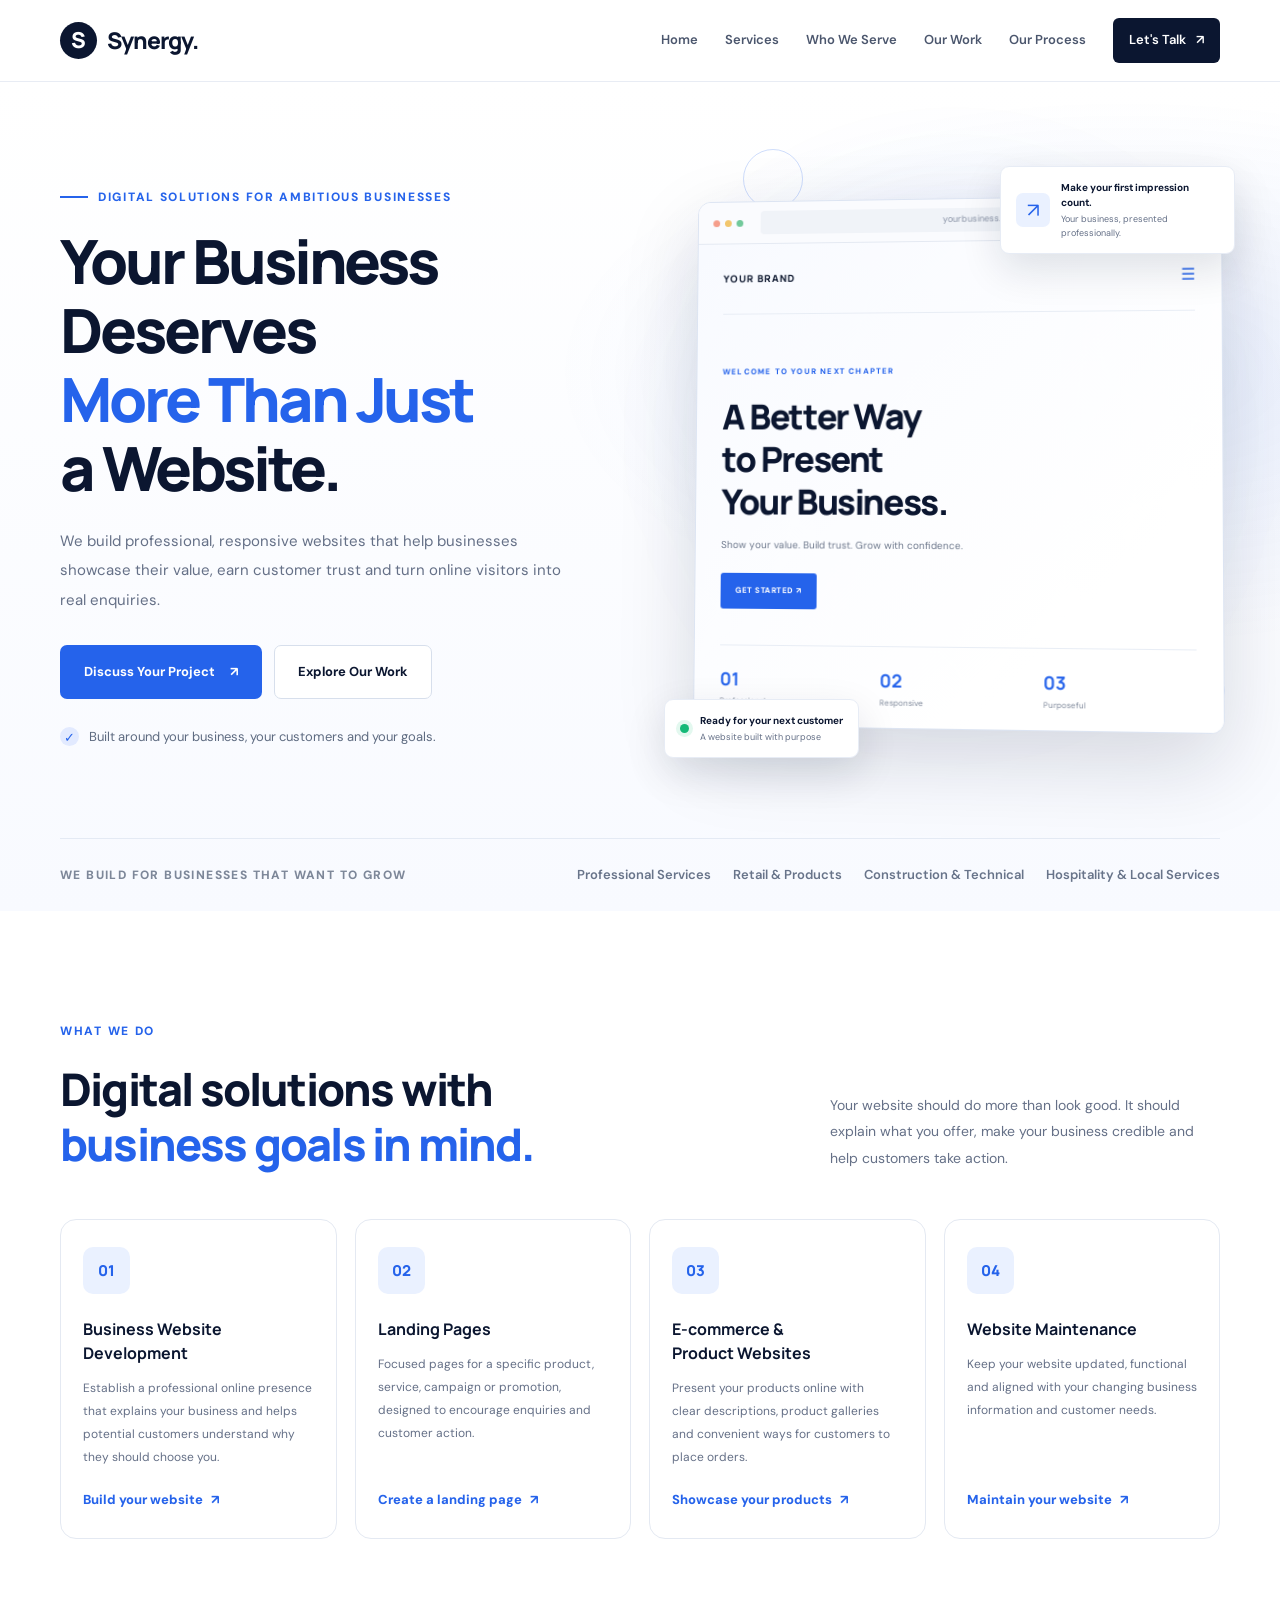
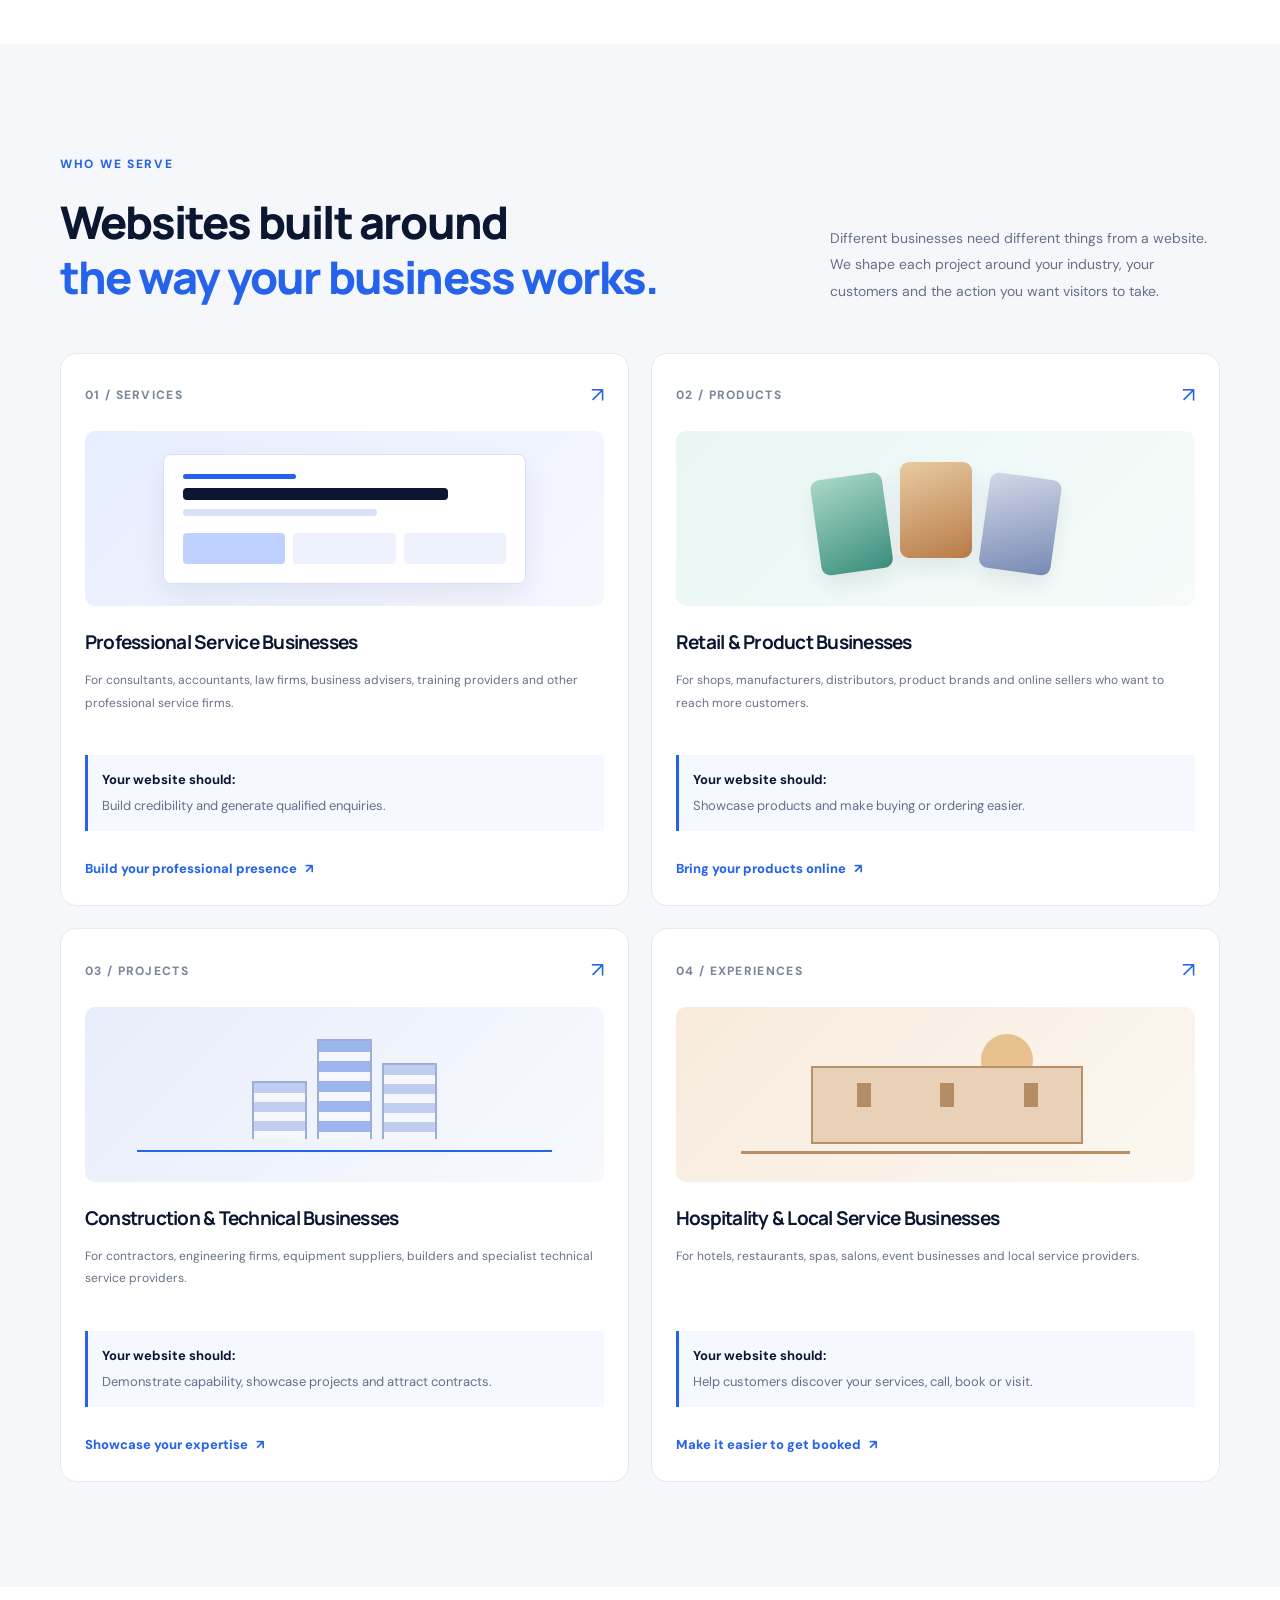
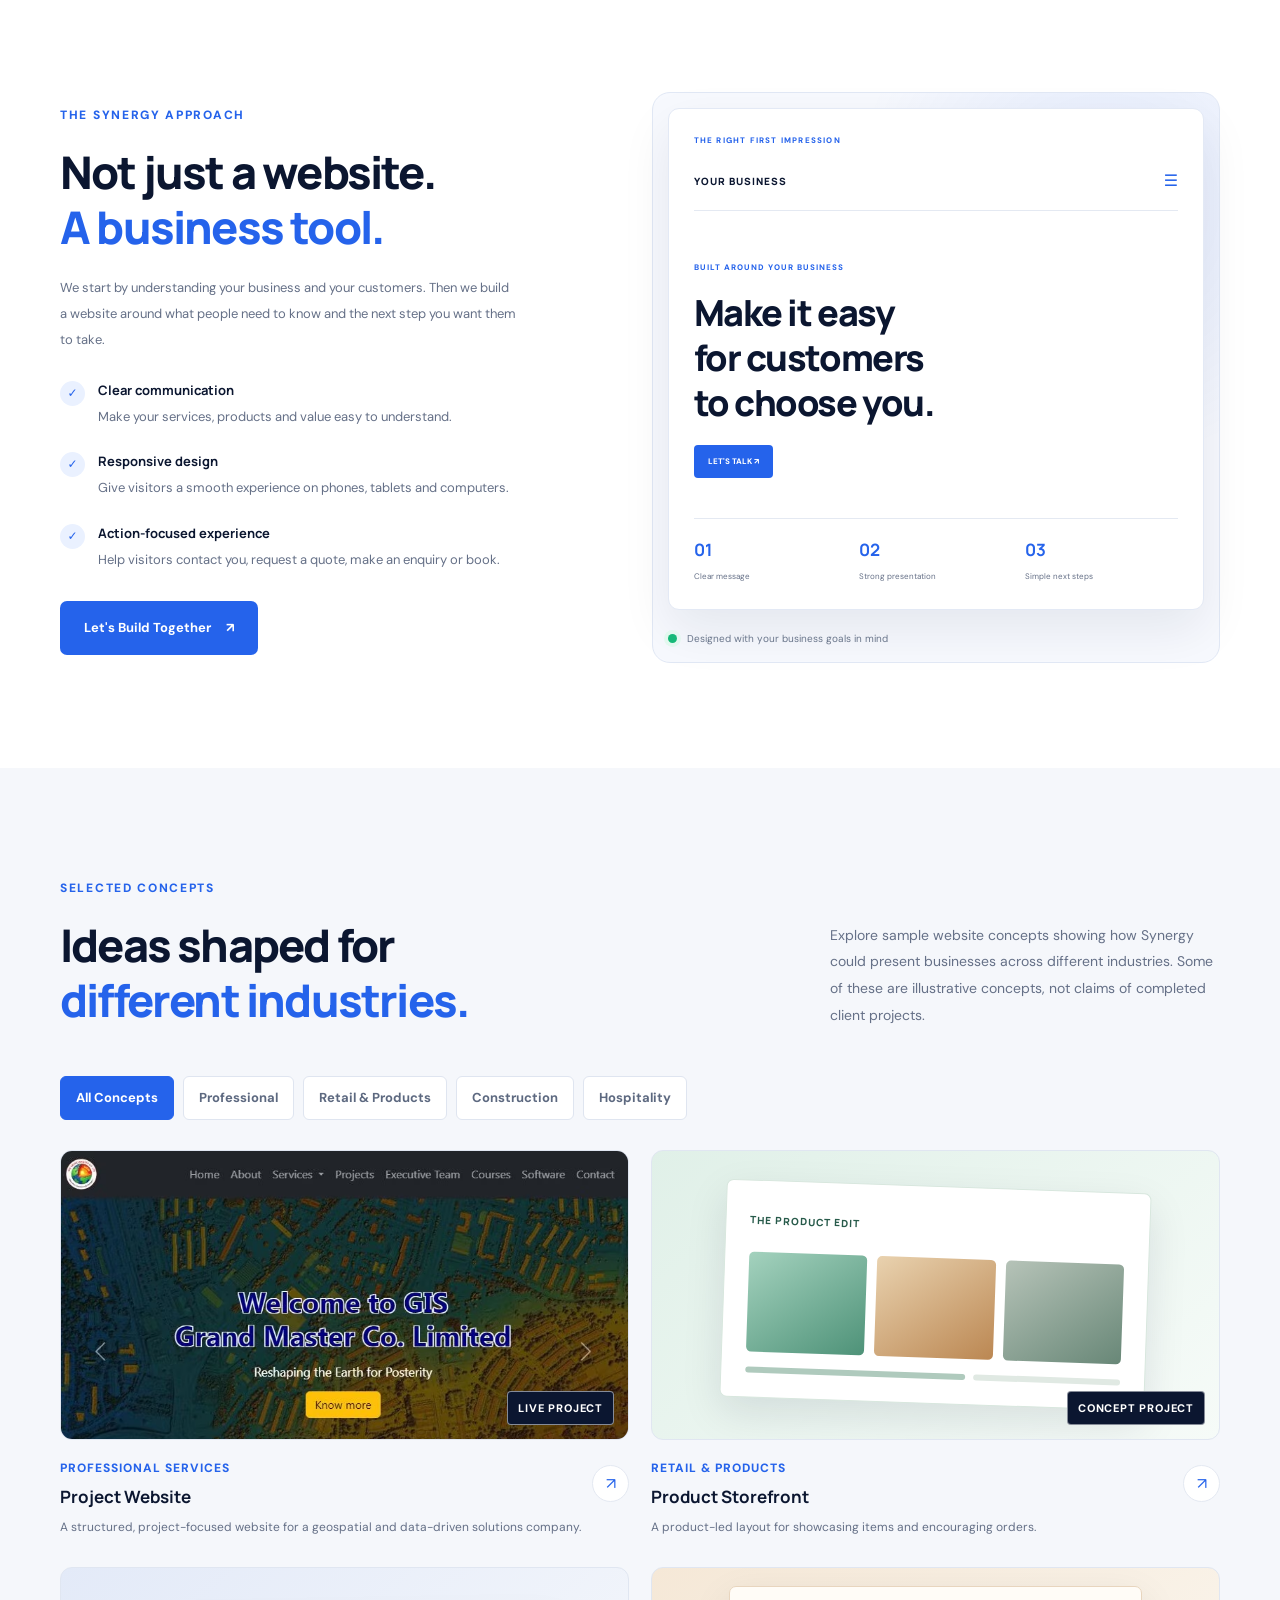
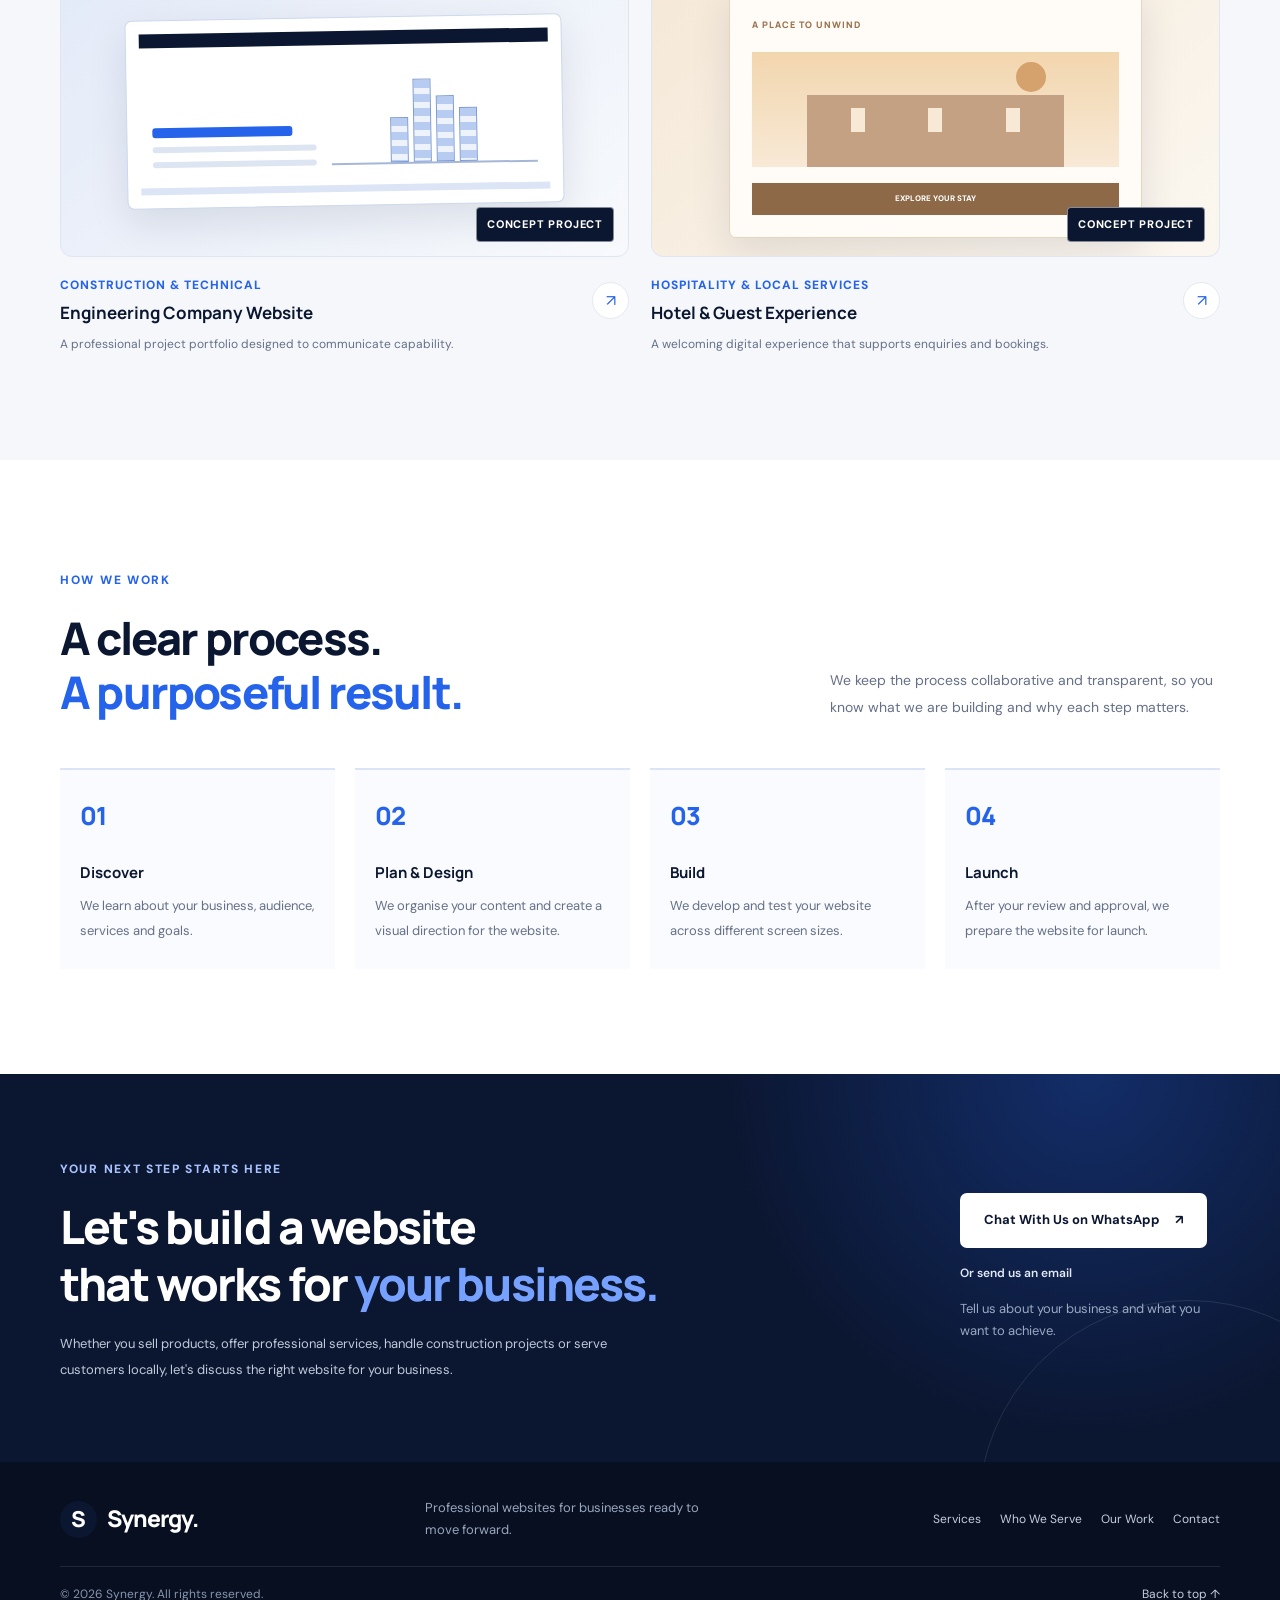
<file: index.html>
<!DOCTYPE html>
<html lang="en">
<head>
  <meta charset="UTF-8">
  <meta name="viewport" content="width=device-width, initial-scale=1.0">
  <title>Synergy | Building Websites That Move Businesses Forward</title>
  <meta name="description" content="Synergy builds professional websites for service businesses, retail and product brands, construction and technical companies, and hospitality businesses.">
  <meta name="theme-color" content="#0B1630">

  <!-- Social sharing. Add og:url and og:image (absolute URLs) once the domain is live. -->
  <meta property="og:type" content="website">
  <meta property="og:site_name" content="Synergy">
  <meta property="og:title" content="Synergy | Building Websites That Move Businesses Forward">
  <meta property="og:description" content="Professional, responsive websites that help businesses earn customer trust and turn visitors into real enquiries.">
  <meta name="twitter:card" content="summary_large_image">

  <link rel="apple-touch-icon" sizes="180x180" href="apple-touch-icon.png">
  <link rel="icon" type="image/png" sizes="32x32" href="favicon-32x32.png">
  <link rel="icon" type="image/png" sizes="16x16" href="favicon-16x16.png">
  <link rel="manifest" href="site.webmanifest">

  <link rel="preconnect" href="https://fonts.googleapis.com">
  <link rel="preconnect" href="https://fonts.gstatic.com" crossorigin>
  <link rel="preload" as="style" href="https://fonts.googleapis.com/css2?family=DM+Sans:wght@400;500;600;700&amp;family=Manrope:wght@400;500;600;700;800&amp;display=swap" onload="this.onload=null;this.rel='stylesheet'">
  <noscript><link rel="stylesheet" href="https://fonts.googleapis.com/css2?family=DM+Sans:wght@400;500;600;700&amp;family=Manrope:wght@400;500;600;700;800&amp;display=swap"></noscript>
  <link rel="stylesheet" href="style.css">

  <script type="application/ld+json">
  {
    "@context": "https://schema.org",
    "@type": "ProfessionalService",
    "name": "Synergy",
    "description": "Professional, responsive website design and development for businesses.",
    "serviceType": "Website design and development",
    "email": "synergyspitzeinternational@gmail.com",
    "telephone": "+2347065104381"
  }
  </script>
</head>

<body>
  <a class="skip-link" href="#main">Skip to main content</a>

  <!-- Header -->
  <header class="header">
    <div class="container nav-wrapper">
      <a href="#home" class="logo" aria-label="Synergy home">
        <span class="logo-mark" aria-hidden="true">S</span>
        <span>Synergy<span class="logo-dot" aria-hidden="true">.</span></span>
      </a>

      <button type="button" class="menu-toggle" id="menuToggle"
        aria-label="Menu"
        aria-expanded="false"
        aria-controls="navMenu">
        <span></span>
        <span></span>
        <span></span>
      </button>

      <nav class="nav-menu" id="navMenu" aria-label="Primary">
        <a href="#home">Home</a>
        <a href="services.html">Services</a>
        <a href="industries.html">Who We Serve</a>
        <a href="portfolio.html">Our Work</a>
        <a href="process.html">Our Process</a>
        <a href="contact.html" class="nav-cta">Let's Talk <span aria-hidden="true">↗</span></a>
      </nav>
    </div>
  </header>

  <main id="main">
    <!-- Hero -->
    <section class="hero" id="home" aria-labelledby="hero-title">
      <div class="container hero-grid">
        <div class="hero-content">
          <span class="eyebrow">
            <span class="eyebrow-line" aria-hidden="true"></span>
            DIGITAL SOLUTIONS FOR AMBITIOUS BUSINESSES
          </span>

          <h1 id="hero-title">
            Your Business Deserves
            <span>More Than Just</span>
            a Website.
          </h1>

          <p class="hero-description">
            We build professional, responsive websites that help businesses
            showcase their value, earn customer trust and turn online visitors
            into real enquiries.
          </p>

          <div class="hero-actions">
            <a href="#contact" class="btn btn-primary whatsapp-link">Discuss Your Project <span aria-hidden="true">↗</span></a>

            <a href="portfolio.html" class="btn btn-secondary">
              Explore Our Work
            </a>
          </div>

          <div class="hero-note">
            <span class="note-icon" aria-hidden="true">✓</span>
            <span>Built around your business, your customers and your goals.</span>
          </div>
        </div>

        <div class="hero-visual" aria-hidden="true">
          <div class="visual-glow" aria-hidden="true"></div>

          <div class="browser-card">
            <div class="browser-bar">
              <div class="browser-dots">
                <span></span><span></span><span></span>
              </div>
              <div class="browser-address">yourbusiness.com</div>
            </div>

            <div class="website-preview">
              <div class="preview-nav">
                <span class="preview-logo">YOUR BRAND</span>
                <span class="preview-nav-lines" aria-hidden="true">☰</span>
              </div>

              <div class="preview-body">
                <span class="preview-label">WELCOME TO YOUR NEXT CHAPTER</span>
                <h3>A Better Way to Present Your Business.</h3>
                <p>Show your value. Build trust. Grow with confidence.</p>
                <div class="preview-button">GET STARTED ↗</div>
              </div>

              <div class="preview-footer">
                <div><strong>01</strong><span>Professional</span></div>
                <div><strong>02</strong><span>Responsive</span></div>
                <div><strong>03</strong><span>Purposeful</span></div>
              </div>
            </div>
          </div>

          <div class="floating-card floating-top">
            <span class="floating-icon" aria-hidden="true">↗</span>
            <div>
              <strong>Make your first impression count.</strong>
              <small>Your business, presented professionally.</small>
            </div>
          </div>

          <div class="floating-card floating-bottom">
            <span class="status-dot" aria-hidden="true"></span>
            <div>
              <strong>Ready for your next customer</strong>
              <small>A website built with purpose</small>
            </div>
          </div>

          <span class="visual-decoration decoration-one" aria-hidden="true"></span>
          <span class="visual-decoration decoration-two" aria-hidden="true"></span>
        </div>
      </div>

      <div class="container hero-bottom">
        <span>WE BUILD FOR BUSINESSES THAT WANT TO GROW</span>
        <div class="hero-industries">
          <span>Professional Services</span>
          <span>Retail &amp; Products</span>
          <span>Construction &amp; Technical</span>
          <span>Hospitality &amp; Local Services</span>
        </div>
      </div>
    </section>

    <!-- Services -->
    <section class="section services-section" id="services" aria-labelledby="services-title">
      <div class="container">
        <div class="section-heading">
          <div>
            <span class="eyebrow">WHAT WE DO</span>
            <h2 id="services-title">Digital solutions with<br><span>business goals in mind.</span></h2>
          </div>
          <p>
            Your website should do more than look good. It should explain what
            you offer, make your business credible and help customers take action.
          </p>
        </div>

        <div class="services-grid">
          <article class="service-card">
            <div class="service-icon">01</div>
            <h3>Business Website Development</h3>
            <p>
              Establish a professional online presence that explains your
              business and helps potential customers understand why they
              should choose you.
            </p>
             <a href="#contact" class="text-link whatsapp-link" data-message="Hello Synergy, I would like a professional website for my business. Can we discuss my project?">Build your website <span aria-hidden="true">↗</span></a>

          </article>

          <article class="service-card">
            <div class="service-icon">02</div>
            <h3>Landing Pages</h3>
            <p>
              Focused pages for a specific product, service, campaign or
              promotion, designed to encourage enquiries and customer action.
            </p>
            <a href="#contact" class="text-link whatsapp-link" data-message="Hello Synergy, I would like a landing page for a product, service or campaign. Can we discuss it?">Create a landing page <span aria-hidden="true">↗</span></a>
          </article>

          <article class="service-card">
            <div class="service-icon">03</div>
            <h3>E-commerce &amp; Product Websites</h3>
            <p>
              Present your products online with clear descriptions, product
              galleries and convenient ways for customers to place orders.
            </p>
            <a href="#contact" class="text-link whatsapp-link" data-message="Hello Synergy, I would like a website to showcase and sell my products. Can we discuss it?">Showcase your products <span aria-hidden="true">↗</span></a>
          </article>

          <article class="service-card">
            <div class="service-icon">04</div>
            <h3>Website Maintenance</h3>
            <p>
              Keep your website updated, functional and aligned with your
              changing business information and customer needs.
            </p>
            <a href="#contact" class="text-link whatsapp-link" data-message="Hello Synergy, I would like help maintaining and updating my website. Can we discuss it?">Maintain your website <span aria-hidden="true">↗</span></a>
          </article>
        </div>
      </div>
    </section>

    <!-- Industries -->
    <section class="section industries-section" id="industries" aria-labelledby="industries-title">
      <div class="container">
        <div class="section-heading">
          <div>
            <span class="eyebrow">WHO WE SERVE</span>
            <h2 id="industries-title">Websites built around<br><span>the way your business works.</span></h2>
          </div>
          <p>
            Different businesses need different things from a website.
            We shape each project around your industry, your customers
            and the action you want visitors to take.
          </p>
        </div>

        <div class="industries-grid">
          <article class="industry-card">
            <div class="industry-top">
              <span class="industry-number">01 / SERVICES</span>
              <span class="industry-symbol" aria-hidden="true">↗</span>
            </div>
            <div class="industry-art art-professional" aria-hidden="true">
              <div class="mini-window">
                <span class="mini-line short"></span>
                <span class="mini-line long"></span>
                <span class="mini-line medium"></span>
                <div class="mini-blocks">
                  <span></span><span></span><span></span>
                </div>
              </div>
            </div>
            <h3>Professional Service Businesses</h3>
            <p>
              For consultants, accountants, law firms, business advisers,
              training providers and other professional service firms.
            </p>
            <div class="industry-outcome">
              <strong>Your website should:</strong>
              <span>Build credibility and generate qualified enquiries.</span>
            </div>
            <a href="#contact" class="text-link whatsapp-link" data-message="Hello Synergy, I am interested in a website that builds credibility for my professional service business. Can we talk?">Build your professional presence <span aria-hidden="true">↗</span></a>
          </article>

          <article class="industry-card">
            <div class="industry-top">
              <span class="industry-number">02 / PRODUCTS</span>
              <span class="industry-symbol" aria-hidden="true">↗</span>
            </div>
            <div class="industry-art art-retail" aria-hidden="true">
              <div class="product-tiles">
                <span class="product-tile tile-one"></span>
                <span class="product-tile tile-two"></span>
                <span class="product-tile tile-three"></span>
              </div>
            </div>
            <h3>Retail &amp; Product Businesses</h3>
            <p>
              For shops, manufacturers, distributors, product brands and
              online sellers who want to reach more customers.
            </p>
            <div class="industry-outcome">
              <strong>Your website should:</strong>
              <span>Showcase products and make buying or ordering easier.</span>
            </div>
            <a href="#contact" class="text-link whatsapp-link" data-message="Hello Synergy, I am interested in bringing my retail or product business online. Can we talk?">Bring your products online <span aria-hidden="true">↗</span></a>
          </article>

          <article class="industry-card">
            <div class="industry-top">
              <span class="industry-number">03 / PROJECTS</span>
              <span class="industry-symbol" aria-hidden="true">↗</span>
            </div>
            <div class="industry-art art-construction" aria-hidden="true">
              <div class="building-art">
                <span class="building building-one"></span>
                <span class="building building-two"></span>
                <span class="building building-three"></span>
                <span class="building-ground"></span>
              </div>
            </div>
            <h3>Construction &amp; Technical Businesses</h3>
            <p>
              For contractors, engineering firms, equipment suppliers,
              builders and specialist technical service providers.
            </p>
            <div class="industry-outcome">
              <strong>Your website should:</strong>
              <span>Demonstrate capability, showcase projects and attract contracts.</span>
            </div>
            <a href="#contact" class="text-link whatsapp-link" data-message="Hello Synergy, I am interested in a website that showcases the projects of my construction or technical business. Can we talk?">Showcase your expertise <span aria-hidden="true">↗</span></a>
          </article>

          <article class="industry-card">
            <div class="industry-top">
              <span class="industry-number">04 / EXPERIENCES</span>
              <span class="industry-symbol" aria-hidden="true">↗</span>
            </div>
            <div class="industry-art art-hospitality" aria-hidden="true">
              <div class="hospitality-art">
                <div class="hospitality-sun"></div>
                <div class="hospitality-building">
                  <span></span><span></span><span></span>
                </div>
                <div class="hospitality-ground"></div>
              </div>
            </div>
            <h3>Hospitality &amp; Local Service Businesses</h3>
            <p>
              For hotels, restaurants, spas, salons, event businesses and
              local service providers.
            </p>
            <div class="industry-outcome">
              <strong>Your website should:</strong>
              <span>Help customers discover your services, call, book or visit.</span>
            </div>
            <a href="#contact" class="text-link whatsapp-link" data-message="Hello Synergy, I am interested in a website that helps customers book or visit my hospitality or local service business. Can we talk?">Make it easier to get booked <span aria-hidden="true">↗</span></a>
          </article>
        </div>
      </div>
    </section>

    <!-- Why Synergy -->
    <section class="section value-section">
      <div class="container value-grid">
        <div class="value-content">
          <span class="eyebrow">THE SYNERGY APPROACH</span>
          <h2>Not just a website.<br><span>A business tool.</span></h2>
          <p>
            We start by understanding your business and your customers.
            Then we build a website around what people need to know and
            the next step you want them to take.
          </p>

          <div class="value-points">
            <div class="value-point">
              <span class="check-icon" aria-hidden="true">✓</span>
              <div>
                <h3>Clear communication</h3>
                <p>Make your services, products and value easy to understand.</p>
              </div>
            </div>

            <div class="value-point">
              <span class="check-icon" aria-hidden="true">✓</span>
              <div>
                <h3>Responsive design</h3>
                <p>Give visitors a smooth experience on phones, tablets and computers.</p>
              </div>
            </div>

            <div class="value-point">
              <span class="check-icon" aria-hidden="true">✓</span>
              <div>
                <h3>Action-focused experience</h3>
                <p>Help visitors contact you, request a quote, make an enquiry or book.</p>
              </div>
            </div>
          </div>

          <a href="#contact" class="btn btn-primary whatsapp-link">Let's Build Together <span aria-hidden="true">↗</span></a>
        </div>

        <div class="value-visual" aria-hidden="true">
          <div class="value-panel">
            <span class="panel-tag">THE RIGHT FIRST IMPRESSION</span>
            <div class="panel-heading">
              <span class="panel-brand">YOUR BUSINESS</span>
              <span class="panel-menu" aria-hidden="true">☰</span>
            </div>
            <div class="panel-hero">
              <span class="panel-label">BUILT AROUND YOUR BUSINESS</span>
              <h3>Make it easy for customers to choose you.</h3>
              <span class="panel-action">LET'S TALK ↗</span>
            </div>
            <div class="panel-stats">
              <div><strong>01</strong><span>Clear message</span></div>
              <div><strong>02</strong><span>Strong presentation</span></div>
              <div><strong>03</strong><span>Simple next steps</span></div>
            </div>
          </div>
          <div class="value-caption">
            <span class="caption-dot" aria-hidden="true"></span>
            Designed with your business goals in mind
          </div>
        </div>
      </div>
    </section>

    <!-- Portfolio -->
    <section class="section portfolio-section" id="portfolio" aria-labelledby="portfolio-title">
      <div class="container">
        <div class="section-heading">
          <div>
            <span class="eyebrow">SELECTED CONCEPTS</span>
            <h2 id="portfolio-title">Ideas shaped for<br><span>different industries.</span></h2>
          </div>
          <p>
            Explore sample website concepts showing how Synergy could present
            businesses across different industries. Some of these are illustrative
            concepts, not claims of completed client projects.
          </p>
        </div>

        <div class="portfolio-filters" role="group" aria-label="Filter concept projects">
          <button type="button" class="filter-btn active" data-filter="all" aria-pressed="true">All Concepts</button>
          <button type="button" class="filter-btn" data-filter="professional" aria-pressed="false">Professional</button>
          <button type="button" class="filter-btn" data-filter="retail" aria-pressed="false">Retail &amp; Products</button>
          <button type="button" class="filter-btn" data-filter="construction" aria-pressed="false">Construction</button>
          <button type="button" class="filter-btn" data-filter="hospitality" aria-pressed="false">Hospitality</button>
        </div>
        <p class="sr-only" id="filterStatus" role="status" aria-live="polite"></p>

        <div class="portfolio-grid">
          <article class="portfolio-card" data-category="professional">
            <div class="portfolio-image concept-professional">
            <a href="https://www.gisgrandmaster.com" target="_blank" rel="noopener noreferrer" tabindex="-1" aria-hidden="true">
              <img src="gispage.avif" alt="Screenshot of the GIS Grandmaster website homepage" width="809" height="491" loading="lazy" decoding="async">
            </a>
              <span class="concept-badge">LIVE PROJECT</span>
            </div>
            <div class="portfolio-info">
              <div>
                <span class="portfolio-category">PROFESSIONAL SERVICES</span>
                <h3><a href="https://www.gisgrandmaster.com" target="_blank" rel="noopener noreferrer">Project Website<span class="sr-only"> (opens in a new tab)</span></a></h3>
              </div>
              <span class="portfolio-arrow" aria-hidden="true">↗</span>
            </div>
            <p>A structured, project-focused website for a geospatial and data-driven solutions company.</p>
          </article>

          <!-- To link a concept project, change its title to:
               <h3><a href="URL" target="_blank" rel="noopener noreferrer">Title<span class="sr-only"> (opens in a new tab)</span></a></h3>
               The whole card then becomes clickable. -->
          <article class="portfolio-card" data-category="retail">
            <div class="portfolio-image concept-retail">
              <div class="store-preview" aria-hidden="true">
                <span class="store-label">THE PRODUCT EDIT</span>
                <div class="store-products">
                  <span class="store-product store-product-one"></span>
                  <span class="store-product store-product-two"></span>
                  <span class="store-product store-product-three"></span>
                </div>
                <div class="store-lines"><span></span><span></span></div>
              </div>
              <span class="concept-badge">CONCEPT PROJECT</span>
            </div>
            <div class="portfolio-info">
              <div>
                <span class="portfolio-category">RETAIL &amp; PRODUCTS</span>
                <h3>Product Storefront</h3>
              </div>
              <span class="portfolio-arrow" aria-hidden="true">↗</span>
            </div>
            <p>A product-led layout for showcasing items and encouraging orders.</p>
          </article>

          <article class="portfolio-card" data-category="construction">
            <div class="portfolio-image concept-construction">
              <div class="engineering-preview" aria-hidden="true">
                <div class="engineering-header"></div>
                <div class="engineering-content">
                  <div class="engineering-copy"><span></span><span></span><span></span></div>
                  <div class="engineering-building">
                    <span></span><span></span><span></span><span></span>
                  </div>
                </div>
                <div class="engineering-footer"></div>
              </div>
              <span class="concept-badge">CONCEPT PROJECT</span>
            </div>
            <div class="portfolio-info">
              <div>
                <span class="portfolio-category">CONSTRUCTION &amp; TECHNICAL</span>
                <h3>Engineering Company Website</h3>
              </div>
              <span class="portfolio-arrow" aria-hidden="true">↗</span>
            </div>
            <p>A professional project portfolio designed to communicate capability.</p>
          </article>

          <article class="portfolio-card" data-category="hospitality">
            <div class="portfolio-image concept-hospitality">
              <div class="hotel-preview" aria-hidden="true">
                <span class="hotel-kicker">A PLACE TO UNWIND</span>
                <div class="hotel-scene">
                  <div class="hotel-sun"></div>
                  <div class="hotel-building"><span></span><span></span><span></span></div>
                </div>
                <div class="hotel-button">EXPLORE YOUR STAY</div>
              </div>
              <span class="concept-badge">CONCEPT PROJECT</span>
            </div>
            <div class="portfolio-info">
              <div>
                <span class="portfolio-category">HOSPITALITY &amp; LOCAL SERVICES</span>
                <h3>Hotel &amp; Guest Experience</h3>
              </div>
              <span class="portfolio-arrow" aria-hidden="true">↗</span>
            </div>
            <p>A welcoming digital experience that supports enquiries and bookings.</p>
          </article>
        </div>
      </div>
    </section>

    <!-- Process -->
    <section class="section process-section" id="process" aria-labelledby="process-title">
      <div class="container">
        <div class="section-heading">
          <div>
            <span class="eyebrow">HOW WE WORK</span>
            <h2 id="process-title">A clear process.<br><span>A purposeful result.</span></h2>
          </div>
          <p>
            We keep the process collaborative and transparent, so you know
            what we are building and why each step matters.
          </p>
        </div>

        <div class="process-grid">
          <article class="process-card">
            <span class="process-number">01</span>
            <h3>Discover</h3>
            <p>We learn about your business, audience, services and goals.</p>
          </article>

          <article class="process-card">
            <span class="process-number">02</span>
            <h3>Plan &amp; Design</h3>
            <p>We organise your content and create a visual direction for the website.</p>
          </article>

          <article class="process-card">
            <span class="process-number">03</span>
            <h3>Build</h3>
            <p>We develop and test your website across different screen sizes.</p>
          </article>

          <article class="process-card">
            <span class="process-number">04</span>
            <h3>Launch</h3>
            <p>After your review and approval, we prepare the website for launch.</p>
          </article>
        </div>
      </div>
    </section>

    <!-- Contact -->
    <section class="contact-section" id="contact" aria-labelledby="contact-title">
      <div class="container contact-inner">
        <div class="contact-copy">
          <span class="eyebrow eyebrow-light">YOUR NEXT STEP STARTS HERE</span>
          <h2 id="contact-title">Let's build a website<br>that works for <span>your business.</span></h2>
          <p>
            Whether you sell products, offer professional services, handle
            construction projects or serve customers locally, let's discuss
            the right website for your business.
          </p>
        </div>

        <div class="contact-actions">
          <a href="https://wa.me/2347065104381" class="btn btn-white whatsapp-link">
            Chat With Us on WhatsApp <span aria-hidden="true">↗</span>
          </a>
          <a href="mailto:synergyspitzeinternational@gmail.com" class="contact-email email-link">
            Or send us an email
          </a>
          <span class="contact-note">Tell us about your business and what you want to achieve.</span>
        </div>
      </div>
    </section>
  </main>

  <!-- Footer -->
  <footer class="footer">
    <div class="container footer-top">
      <a href="#home" class="logo footer-logo">
        <span class="logo-mark" aria-hidden="true">S</span>
        <span>Synergy<span class="logo-dot2" aria-hidden="true">.</span></span>
      </a>

      <p>Professional websites for businesses ready to move forward.</p>

      <nav class="footer-links" aria-label="Footer">
        <a href="services.html">Services</a>
        <a href="industries.html">Who We Serve</a>
        <a href="portfolio.html">Our Work</a>
        <a href="contact.html">Contact</a>
      </nav>
    </div>

    <div class="container footer-bottom">
      <span>© <span id="currentYear">2026</span> Synergy. All rights reserved.</span>
      <a href="#home">Back to top ↑</a>
    </div>
  </footer>

  <script src="script.js" defer></script>
</body>
</html>
</file>
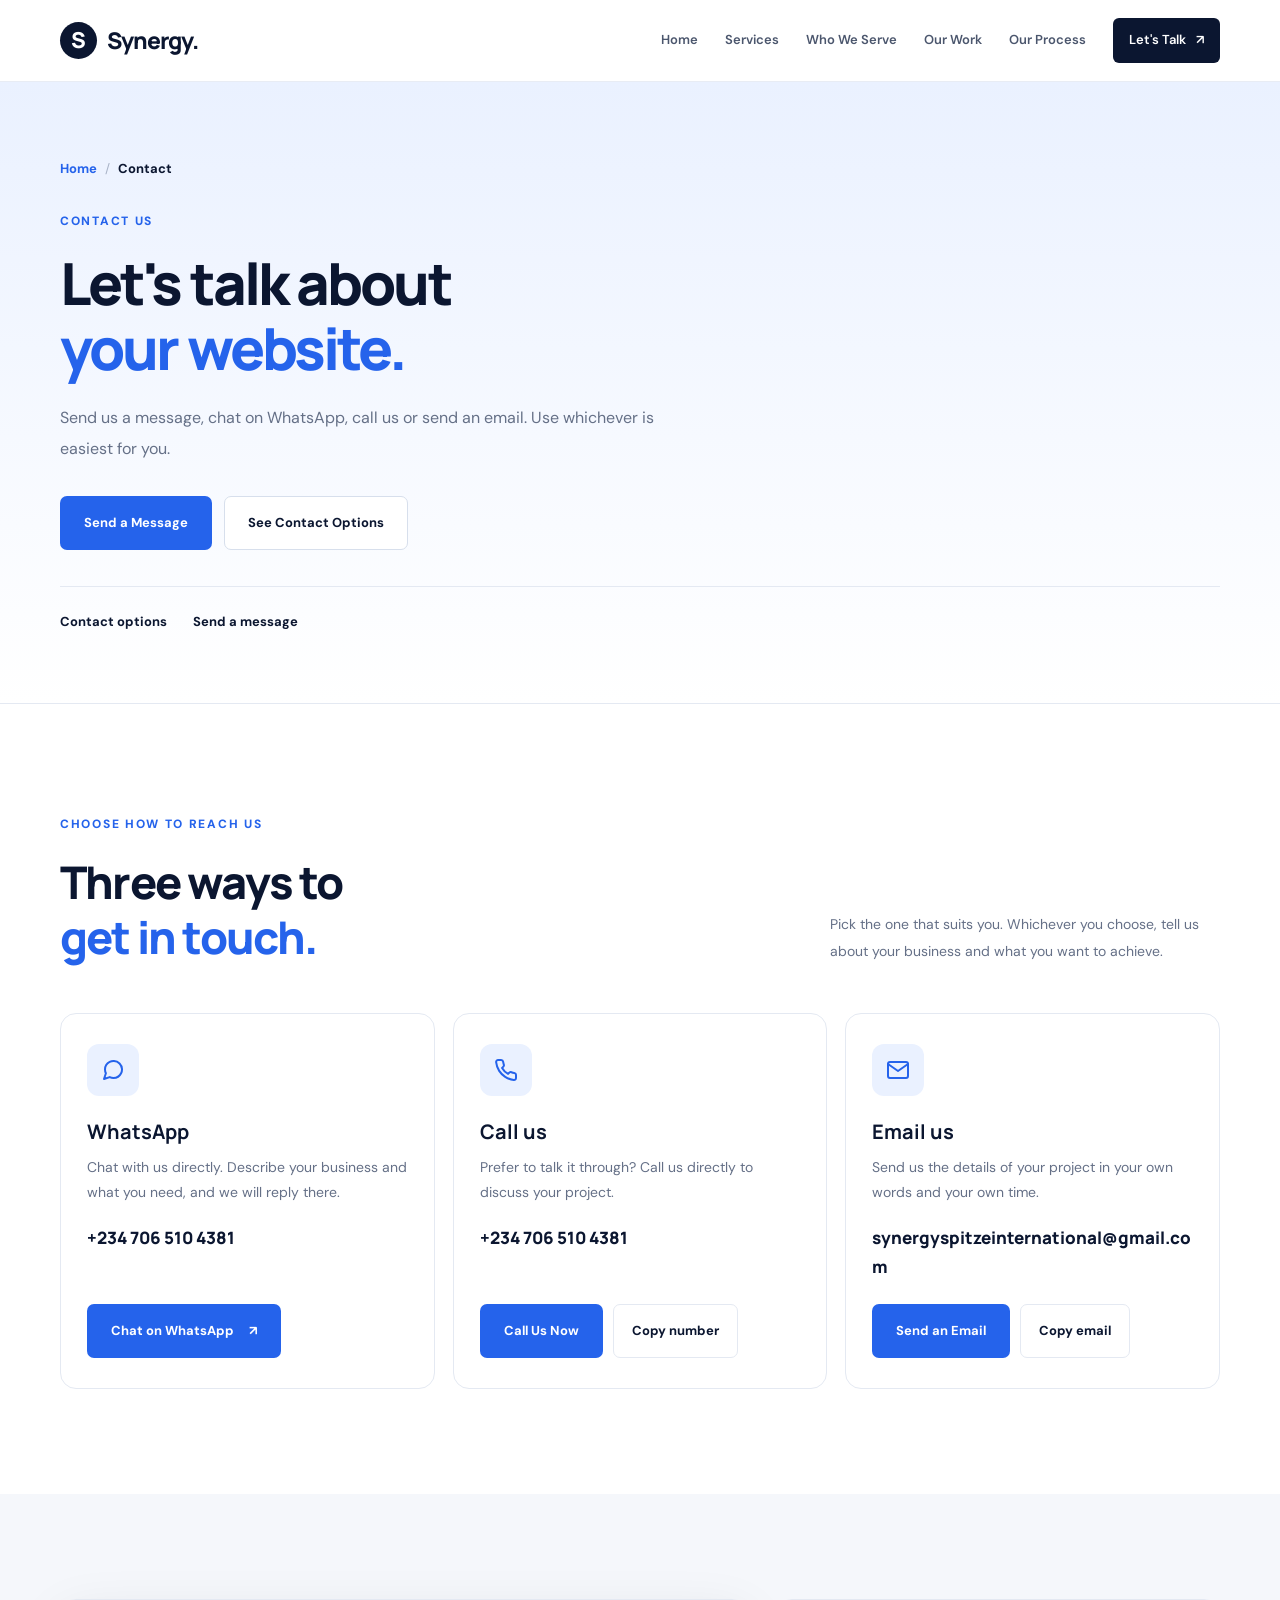
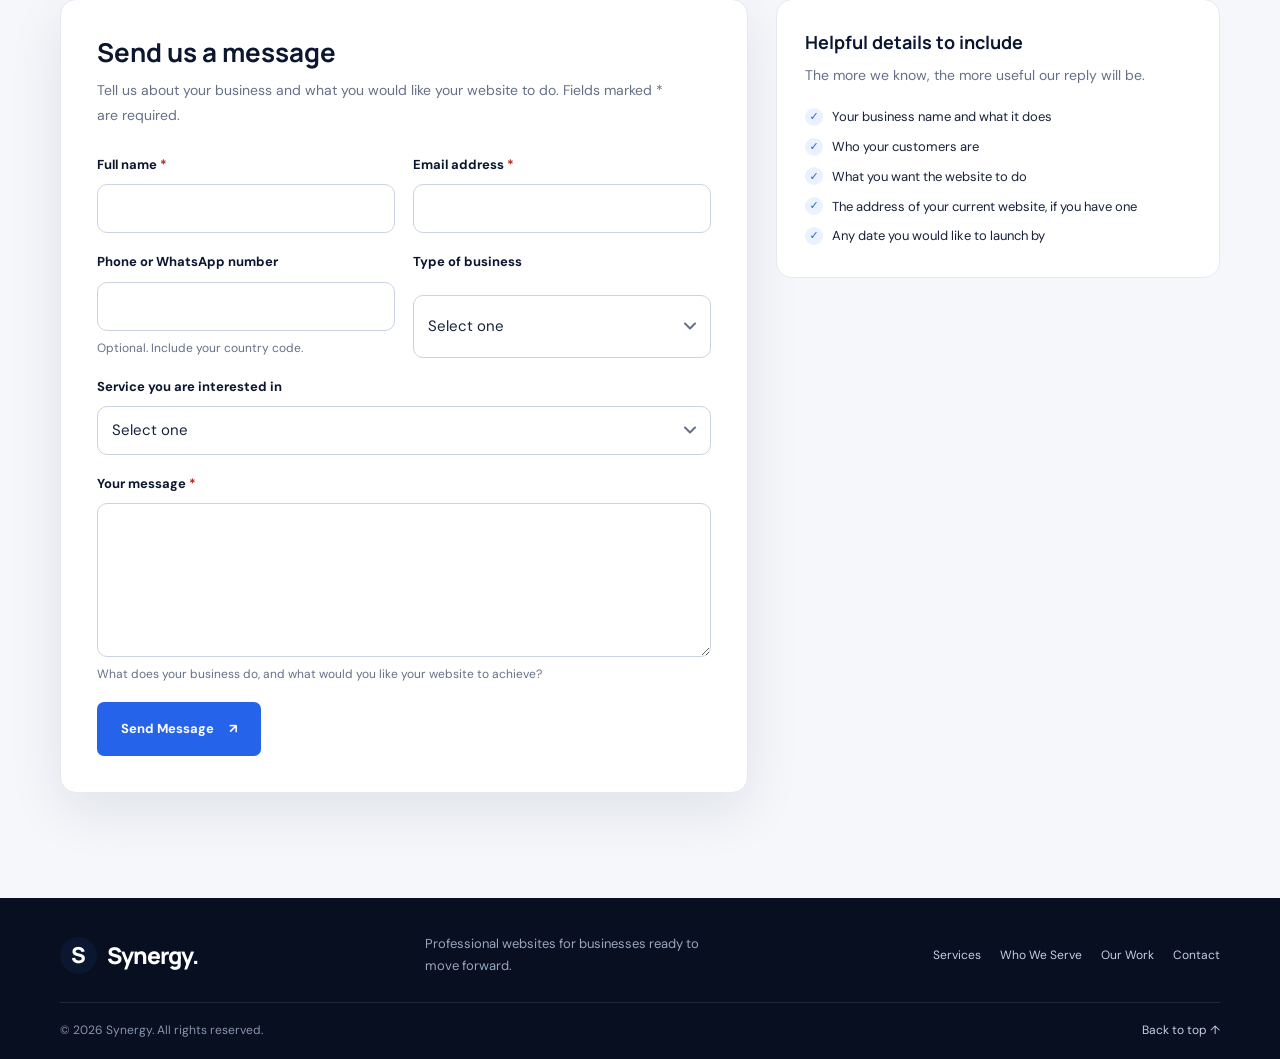
<file: contact.html>
<!DOCTYPE html>
<html lang="en">
<head>
  <meta charset="UTF-8">
  <meta name="viewport" content="width=device-width, initial-scale=1.0">
  <title>Contact | Synergy</title>
  <meta name="description" content="Contact Synergy by message form, WhatsApp, phone or email to discuss a website for your business.">
  <meta name="theme-color" content="#0B1630">

  <!-- Social sharing. Add og:url and og:image (absolute URLs) once the domain is live. -->
  <meta property="og:type" content="website">
  <meta property="og:site_name" content="Synergy">
  <meta property="og:title" content="Contact | Synergy">
  <meta property="og:description" content="Send a message, chat on WhatsApp, call or email. Tell us about your business and what you want your website to do.">
  <meta name="twitter:card" content="summary_large_image">

  <link rel="apple-touch-icon" sizes="180x180" href="apple-touch-icon.png">
  <link rel="icon" type="image/png" sizes="32x32" href="favicon-32x32.png">
  <link rel="icon" type="image/png" sizes="16x16" href="favicon-16x16.png">
  <link rel="manifest" href="site.webmanifest">

  <link rel="preconnect" href="https://fonts.googleapis.com">
  <link rel="preconnect" href="https://fonts.gstatic.com" crossorigin>
  <link rel="preload" as="style" href="https://fonts.googleapis.com/css2?family=DM+Sans:wght@400;500;600;700&family=Manrope:wght@400;500;600;700;800&display=swap" onload="this.onload=null;this.rel='stylesheet'">
  <noscript><link rel="stylesheet" href="https://fonts.googleapis.com/css2?family=DM+Sans:wght@400;500;600;700&family=Manrope:wght@400;500;600;700;800&display=swap"></noscript>
  <link rel="stylesheet" href="other.css">
</head>

<!-- [html-validate-disable no-redundant-role -- role="list" is kept on purpose: Safari and VoiceOver drop list semantics when CSS removes bullets] -->
<body id="top">
  <a class="skip-link" href="#main">Skip to main content</a>

  <!-- Header -->
  <header class="header">
    <div class="container nav-wrapper">
      <a href="index.html" class="logo" aria-label="Synergy home">
        <span class="logo-mark" aria-hidden="true">S</span>
        <span>Synergy<span class="logo-dot" aria-hidden="true">.</span></span>
      </a>

      <button type="button" class="menu-toggle" id="menuToggle"
        aria-label="Menu"
        aria-expanded="false"
        aria-controls="navMenu">
        <span></span>
        <span></span>
        <span></span>
      </button>

      <nav class="nav-menu" id="navMenu" aria-label="Primary">
        <a href="index.html">Home</a>
        <a href="services.html">Services</a>
        <a href="industries.html">Who We Serve</a>
        <a href="portfolio.html">Our Work</a>
        <a href="process.html">Our Process</a>
        <a href="contact.html" class="nav-cta">Let's Talk <span aria-hidden="true">↗</span></a>
      </nav>
    </div>
  </header>

  <main id="main">
    <!-- Page hero -->
    <section class="page-hero" aria-labelledby="page-title">
      <div class="container">
        <nav class="breadcrumb" aria-label="Breadcrumb">
          <ol>
            <li><a href="index.html">Home</a></li>
            <li><span aria-current="page">Contact</span></li>
          </ol>
        </nav>

        <span class="eyebrow">CONTACT US</span>
        <h1 id="page-title">Let's talk about<br><span>your website.</span></h1>
        <p class="page-hero-lead">
          Send us a message, chat on WhatsApp, call us or send an email. Use whichever is easiest for you.
        </p>

        <div class="page-actions">
          <a href="#send-message" class="btn btn-primary">Send a Message</a>
          <a href="#channels" class="btn btn-secondary">See Contact Options</a>
        </div>

        <ul class="jump-links" role="list" aria-label="On this page">
          <li><a href="#channels">Contact options</a></li>
          <li><a href="#send-message">Send a message</a></li>
        </ul>
      </div>
    </section>

    <!-- Contact options -->
    <section class="section" id="channels" aria-labelledby="channels-title">
      <div class="container">
        <div class="section-heading">
          <div>
            <span class="eyebrow">CHOOSE HOW TO REACH US</span>
            <h2 id="channels-title">Three ways to<br><span>get in touch.</span></h2>
          </div>
          <p>
            Pick the one that suits you. Whichever you choose, tell us about your business and what you want to achieve.
          </p>
        </div>

        <ul class="channel-grid" role="list">
          <li class="channel-card">
            <div class="channel-icon" aria-hidden="true"><svg viewBox="0 0 24 24" focusable="false"><path d="M21 11.5a8.38 8.38 0 0 1-.9 3.8 8.5 8.5 0 0 1-7.6 4.7 8.38 8.38 0 0 1-3.8-.9L3 21l1.9-5.7a8.38 8.38 0 0 1-.9-3.8 8.5 8.5 0 0 1 4.7-7.6 8.38 8.38 0 0 1 3.8-.9h.5a8.48 8.48 0 0 1 8 8v.5z"/></svg></div>
            <h3>WhatsApp</h3>
            <p>Chat with us directly. Describe your business and what you need, and we will reply there.</p>
            <div class="channel-detail">+234&nbsp;706&nbsp;510&nbsp;4381</div>
            <div class="channel-actions">
              <a href="https://wa.me/2347065104381" class="btn btn-primary whatsapp-link" data-message="Hello Synergy, I would like to talk about a website for my business.">Chat on WhatsApp <span aria-hidden="true">↗</span></a>
            </div>
          </li>

          <li class="channel-card">
            <div class="channel-icon" aria-hidden="true"><svg viewBox="0 0 24 24" focusable="false"><path d="M22 16.92v3a2 2 0 0 1-2.18 2 19.79 19.79 0 0 1-8.63-3.07 19.5 19.5 0 0 1-6-6 19.79 19.79 0 0 1-3.07-8.67A2 2 0 0 1 4.11 2h3a2 2 0 0 1 2 1.72 12.84 12.84 0 0 0 .7 2.81 2 2 0 0 1-.45 2.11L8.09 9.91a16 16 0 0 0 6 6l1.27-1.27a2 2 0 0 1 2.11-.45 12.84 12.84 0 0 0 2.81.7A2 2 0 0 1 22 16.92z"/></svg></div>
            <h3>Call us</h3>
            <p>Prefer to talk it through? Call us directly to discuss your project.</p>
            <div class="channel-detail">+234&nbsp;706&nbsp;510&nbsp;4381</div>
            <div class="channel-actions">
              <a href="tel:+2347065104381" class="btn btn-primary call-link">Call&nbsp;Us&nbsp;Now</a>
              <button type="button" class="copy-btn" data-copy="+2347065104381" data-copy-label="Phone number">Copy number</button>
            </div>
          </li>

          <li class="channel-card">
            <div class="channel-icon" aria-hidden="true"><svg viewBox="0 0 24 24" focusable="false"><path d="M4 4h16c1.1 0 2 .9 2 2v12c0 1.1-.9 2-2 2H4c-1.1 0-2-.9-2-2V6c0-1.1.9-2 2-2z"/><polyline points="22,6 12,13 2,6"/></svg></div>
            <h3>Email us</h3>
            <p>Send us the details of your project in your own words and your own time.</p>
            <div class="channel-detail">synergyspitzeinternational@gmail.com</div>
            <div class="channel-actions">
              <a href="mailto:synergyspitzeinternational@gmail.com" class="btn btn-primary email-link">Send an Email</a>
              <button type="button" class="copy-btn" data-copy="synergyspitzeinternational@gmail.com" data-copy-label="Email address">Copy email</button>
            </div>
          </li>
        </ul>
        <p class="sr-only" id="copyStatus" role="status" aria-live="polite"></p>
      </div>
    </section>

    <!-- Message form -->
    <section class="section section-light" id="send-message" aria-labelledby="form-title">
      <div class="container contact-layout">
          <div class="form-card">
            <h2 id="form-title">Send us a message</h2>
            <p class="form-intro">Tell us about your business and what you would like your website to do. Fields marked * are required.</p>

            <form id="contactForm" method="post" action="https://formspree.io/f/xdeeeagd" data-endpoint="https://formspree.io/f/xdeeeagd" aria-labelledby="form-title">
              <div class="form-row">
                <div class="field">
                  <label for="name">Full name <span class="req" aria-hidden="true">*</span></label>
                  <input id="name" name="name" type="text" autocomplete="name" required>
                </div>
                <div class="field">
                  <label for="email">Email address <span class="req" aria-hidden="true">*</span></label>
                  <input id="email" name="email" type="email" autocomplete="email" required>
                </div>
              </div>

              <div class="form-row">
                <div class="field">
                  <label for="phone">Phone or WhatsApp number</label>
                  <input id="phone" name="phone" type="tel" autocomplete="tel" aria-describedby="phone-hint">
                  <span class="field-hint" id="phone-hint">Optional. Include your country code.</span>
                </div>
                <div class="field">
                  <label for="business">Type of business</label>
                  <select id="business" name="business" autocomplete="off">
                    <option value="">Select one</option>
              <option value="Professional service business">Professional service business</option>
              <option value="Retail or product business">Retail or product business</option>
              <option value="Construction or technical business">Construction or technical business</option>
              <option value="Hospitality or local service business">Hospitality or local service business</option>
              <option value="Other">Other</option>
                  </select>
                </div>
              </div>

              <div class="field">
                <label for="service">Service you are interested in</label>
                <select id="service" name="service" autocomplete="off">
                  <option value="">Select one</option>
                <option value="Business &amp; Corporate Websites">Business &amp; Corporate Websites</option>
                <option value="Professional Service Websites">Professional Service Websites</option>
                <option value="Retail &amp; Product Websites">Retail &amp; Product Websites</option>
                <option value="Construction &amp; Engineering Websites">Construction &amp; Engineering Websites</option>
                <option value="Hotel, Restaurant, Spa &amp; Salon Websites">Hotel, Restaurant, Spa &amp; Salon Websites</option>
                <option value="E-commerce Websites &amp; Online Stores">E-commerce Websites &amp; Online Stores</option>
                <option value="Landing Pages">Landing Pages</option>
                <option value="Website Redesign &amp; Upgrades">Website Redesign &amp; Upgrades</option>
                <option value="Website Maintenance &amp; Technical Support">Website Maintenance &amp; Technical Support</option>
                <option value="Not sure yet">Not sure yet</option>
                </select>
              </div>

              <div class="field">
                <label for="message">Your message <span class="req" aria-hidden="true">*</span></label>
                <textarea id="message" name="message" rows="6" minlength="10" required aria-describedby="message-hint"></textarea>
                <span class="field-hint" id="message-hint">What does your business do, and what would you like your website to achieve?</span>
              </div>

              <div class="hp-field" aria-hidden="true">
                <label for="website">Leave this field empty</label>
                <input id="website" name="_gotcha" type="text" tabindex="-1" autocomplete="off">
              </div>

              <div class="form-actions">
                <button type="submit" class="btn btn-primary">Send Message <span aria-hidden="true">↗</span></button>
              </div>

              <div class="form-status" id="formStatus" role="status" aria-live="polite" data-state="info"></div>
            </form>
          </div>

          <aside class="contact-aside" aria-labelledby="tips-title">
            <h3 id="tips-title">Helpful details to include</h3>
            <p>The more we know, the more useful our reply will be.</p>
            <ul class="svc-list" role="list">
              <li>Your business name and what it does</li>
              <li>Who your customers are</li>
              <li>What you want the website to do</li>
              <li>The address of your current website, if you have one</li>
              <li>Any date you would like to launch by</li>
            </ul>
          </aside>
      </div>
    </section>
  </main>

  <!-- Footer -->
  <footer class="footer">
    <div class="container footer-top">
      <a href="index.html" class="logo footer-logo">
        <span class="logo-mark" aria-hidden="true">S</span>
        <span>Synergy<span class="logo-dot2" aria-hidden="true">.</span></span>
      </a>

      <p>Professional websites for businesses ready to move forward.</p>

      <nav class="footer-links" aria-label="Footer">
        <a href="services.html">Services</a>
        <a href="industries.html">Who We Serve</a>
        <a href="portfolio.html">Our Work</a>
        <a href="contact.html" aria-current="page">Contact</a>
      </nav>
    </div>

    <div class="container footer-bottom">
      <span>© <span id="currentYear">2026</span> Synergy. All rights reserved.</span>
      <a href="#top">Back to top ↑</a>
    </div>
  </footer>

  <script src="other.js" defer></script>
</body>
</html>
</file>
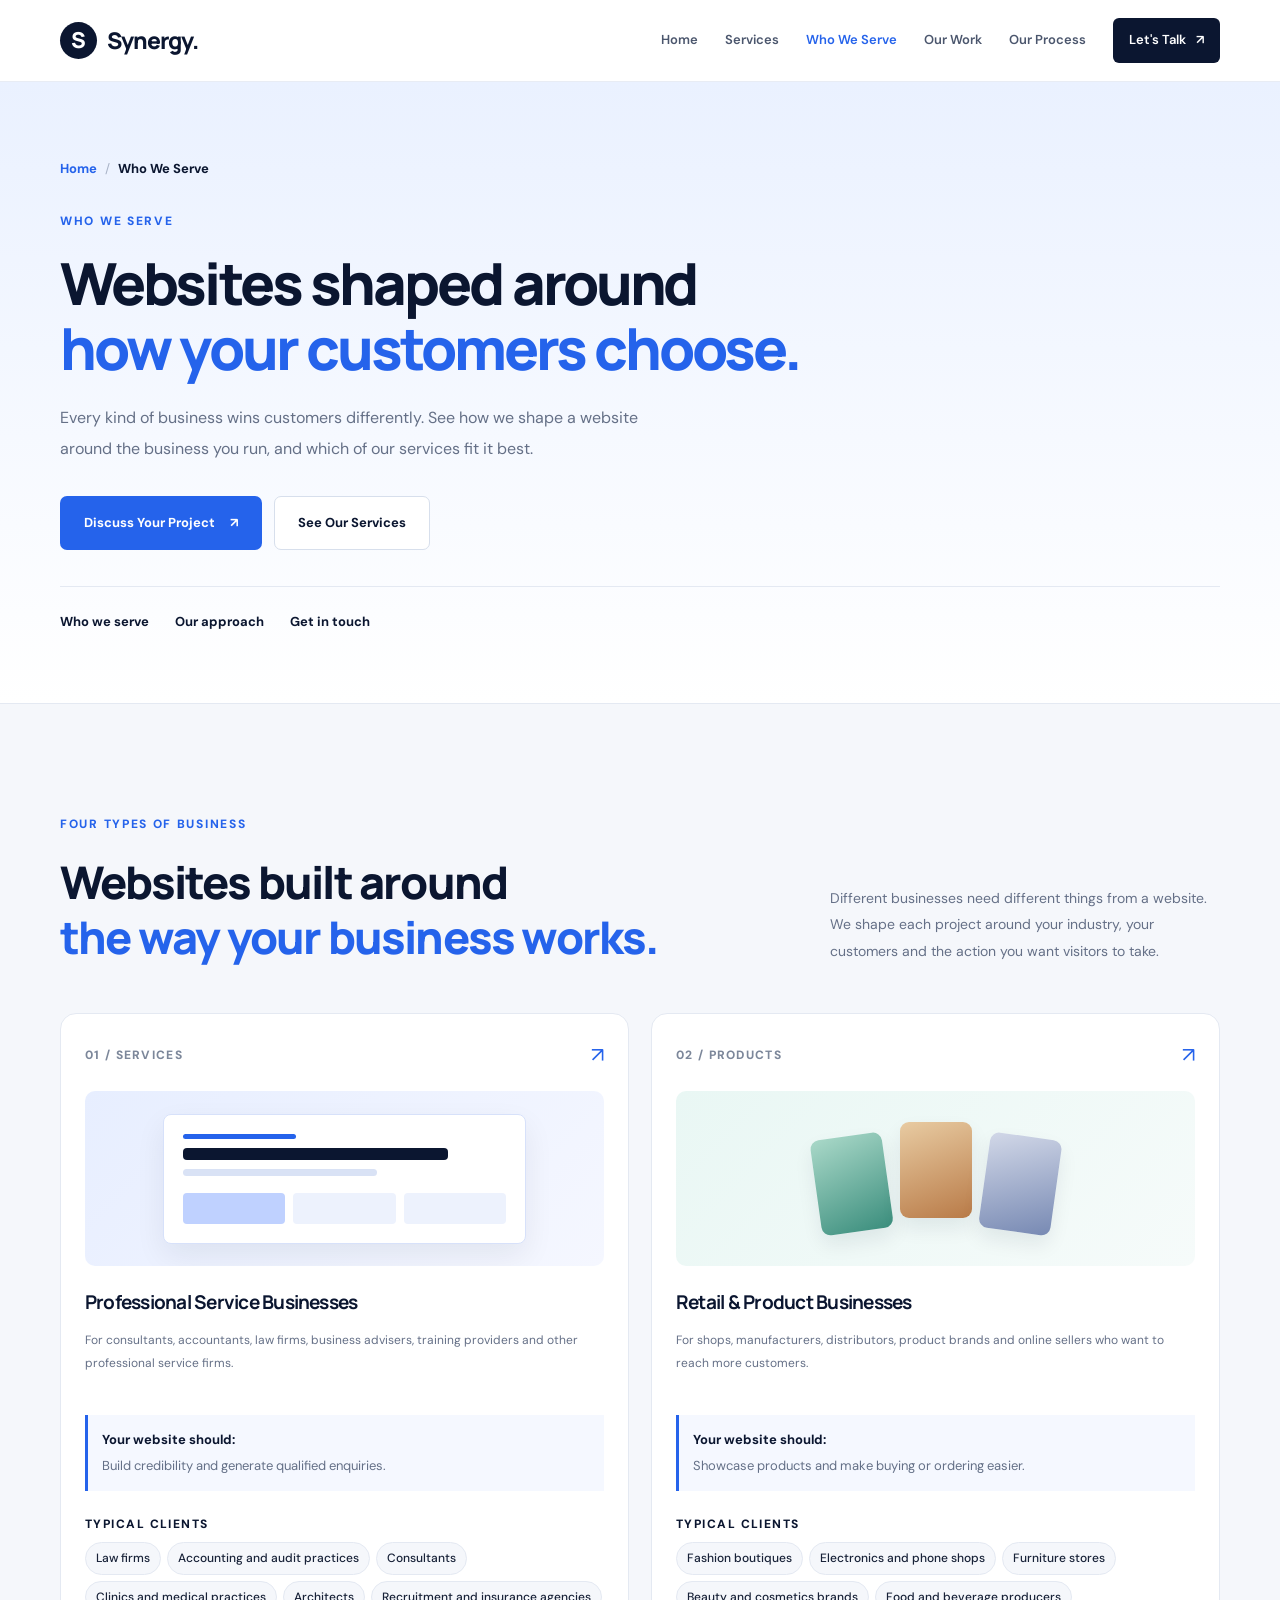
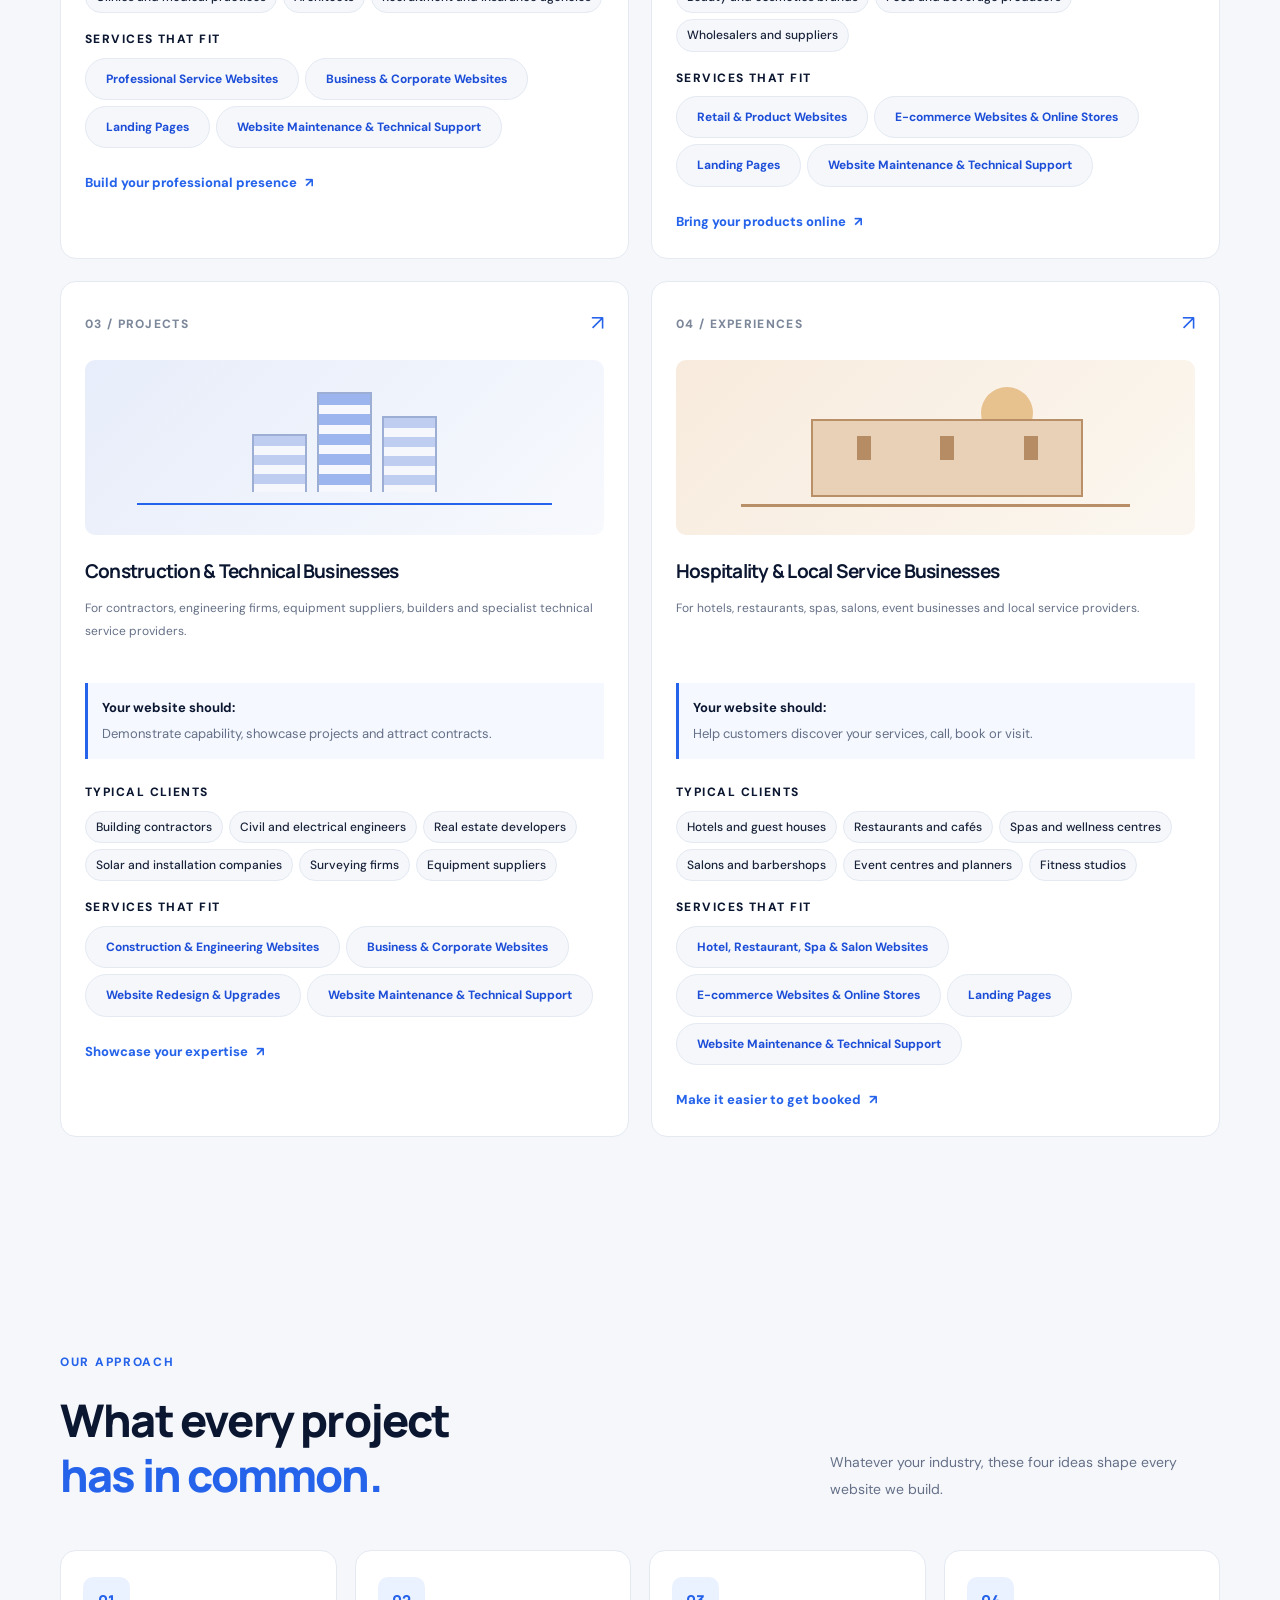
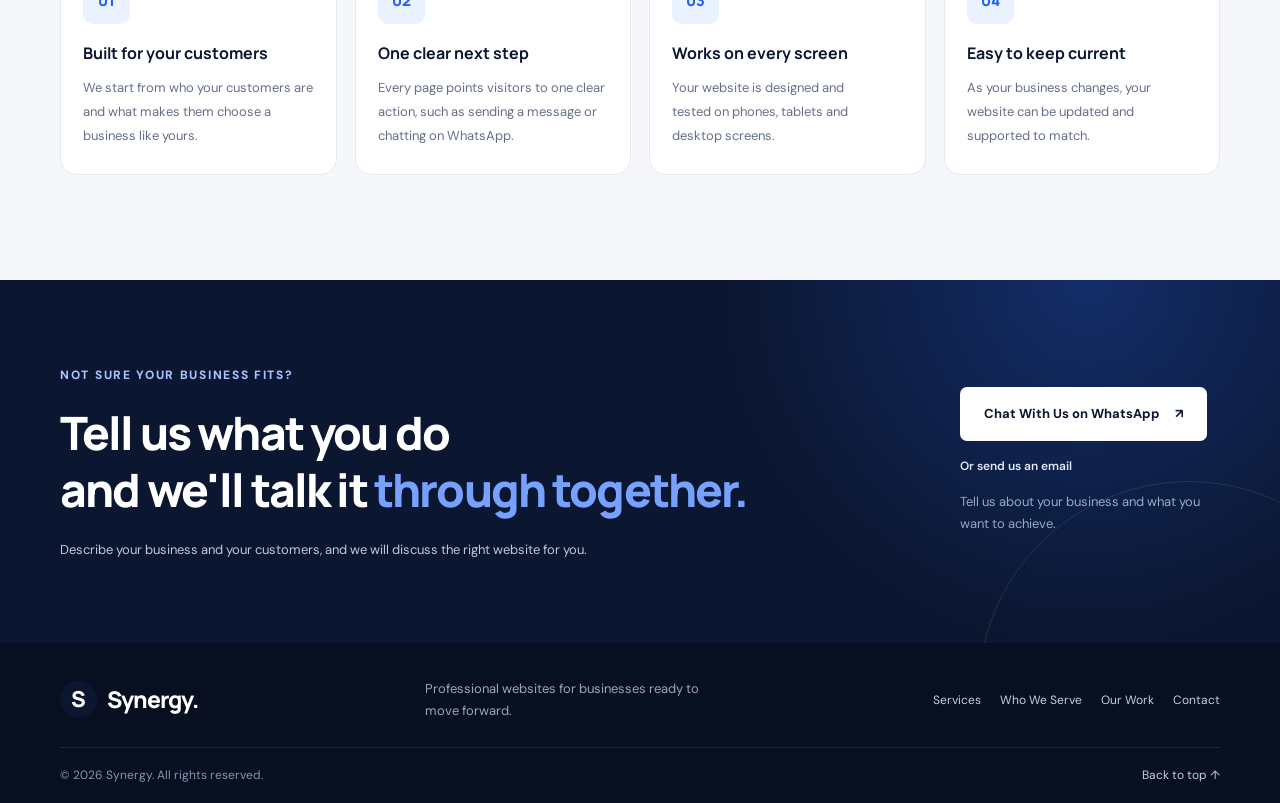
<file: industries.html>
<!DOCTYPE html>
<html lang="en">
<head>
  <meta charset="UTF-8">
  <meta name="viewport" content="width=device-width, initial-scale=1.0">
  <title>Who We Serve | Synergy</title>
  <meta name="description" content="See how Synergy builds websites for professional service, retail and product, construction and technical, and hospitality and local service businesses.">
  <meta name="theme-color" content="#0B1630">

  <!-- Social sharing. Add og:url and og:image (absolute URLs) once the domain is live. -->
  <meta property="og:type" content="website">
  <meta property="og:site_name" content="Synergy">
  <meta property="og:title" content="Who We Serve | Synergy">
  <meta property="og:description" content="Professional service, retail, construction and hospitality businesses: see how we shape a website around the way your customers choose.">
  <meta name="twitter:card" content="summary_large_image">

  <link rel="apple-touch-icon" sizes="180x180" href="apple-touch-icon.png">
  <link rel="icon" type="image/png" sizes="32x32" href="favicon-32x32.png">
  <link rel="icon" type="image/png" sizes="16x16" href="favicon-16x16.png">
  <link rel="manifest" href="site.webmanifest">

  <link rel="preconnect" href="https://fonts.googleapis.com">
  <link rel="preconnect" href="https://fonts.gstatic.com" crossorigin>
  <link rel="preload" as="style" href="https://fonts.googleapis.com/css2?family=DM+Sans:wght@400;500;600;700&family=Manrope:wght@400;500;600;700;800&display=swap" onload="this.onload=null;this.rel='stylesheet'">
  <noscript><link rel="stylesheet" href="https://fonts.googleapis.com/css2?family=DM+Sans:wght@400;500;600;700&family=Manrope:wght@400;500;600;700;800&display=swap"></noscript>
  <link rel="stylesheet" href="other.css">
</head>

<!-- [html-validate-disable no-redundant-role -- role="list" is kept on purpose: Safari and VoiceOver drop list semantics when CSS removes bullets] -->
<body id="top">
  <a class="skip-link" href="#main">Skip to main content</a>

  <!-- Header -->
  <header class="header">
    <div class="container nav-wrapper">
      <a href="index.html" class="logo" aria-label="Synergy home">
        <span class="logo-mark" aria-hidden="true">S</span>
        <span>Synergy<span class="logo-dot" aria-hidden="true">.</span></span>
      </a>

      <button type="button" class="menu-toggle" id="menuToggle"
        aria-label="Menu"
        aria-expanded="false"
        aria-controls="navMenu">
        <span></span>
        <span></span>
        <span></span>
      </button>

      <nav class="nav-menu" id="navMenu" aria-label="Primary">
        <a href="index.html">Home</a>
        <a href="services.html">Services</a>
        <a href="industries.html" aria-current="page">Who We Serve</a>
        <a href="portfolio.html">Our Work</a>
        <a href="process.html">Our Process</a>
        <a href="contact.html" class="nav-cta">Let's Talk <span aria-hidden="true">↗</span></a>
      </nav>
    </div>
  </header>

  <main id="main">
    <!-- Page hero -->
    <section class="page-hero" aria-labelledby="page-title">
      <div class="container">
        <nav class="breadcrumb" aria-label="Breadcrumb">
          <ol>
            <li><a href="index.html">Home</a></li>
            <li><span aria-current="page">Who We Serve</span></li>
          </ol>
        </nav>

        <span class="eyebrow">WHO WE SERVE</span>
        <h1 id="page-title">Websites shaped around<br><span>how your customers choose.</span></h1>
        <p class="page-hero-lead">
          Every kind of business wins customers differently. See how we shape a website around the business you run, and which of our services fit it best.
        </p>

        <div class="page-actions">
          <a href="#contact" class="btn btn-primary whatsapp-link">Discuss Your Project <span aria-hidden="true">↗</span></a>
          <a href="services.html" class="btn btn-secondary">See Our Services</a>
        </div>

        <ul class="jump-links" role="list" aria-label="On this page">
          <li><a href="#industries">Who we serve</a></li>
          <li><a href="#approach">Our approach</a></li>
          <li><a href="#contact">Get in touch</a></li>
        </ul>
      </div>
    </section>

    <!-- Industries -->
    <section class="section industries-section" id="industries" aria-labelledby="industries-title">
      <div class="container">
        <div class="section-heading">
          <div>
            <span class="eyebrow">FOUR TYPES OF BUSINESS</span>
            <h2 id="industries-title">Websites built around<br><span>the way your business works.</span></h2>
          </div>
          <p>
            Different businesses need different things from a website. We shape each project around your industry, your customers and the action you want visitors to take.
          </p>
        </div>

        <div class="industries-grid">
          <article class="industry-card">
            <div class="industry-top">
              <span class="industry-number">01 / SERVICES</span>
              <span class="industry-symbol" aria-hidden="true">↗</span>
            </div>
            <div class="industry-art art-professional" aria-hidden="true">
              <div class="mini-window">
                <span class="mini-line short"></span>
                <span class="mini-line long"></span>
                <span class="mini-line medium"></span>
                <div class="mini-blocks">
                  <span></span><span></span><span></span>
                </div>
              </div>
            </div>
            <h3>Professional Service Businesses</h3>
            <p>
              For consultants, accountants, law firms, business advisers,
              training providers and other professional service firms.
            </p>
            <div class="industry-outcome">
              <strong>Your website should:</strong>
              <span>Build credibility and generate qualified enquiries.</span>
            </div>
            <div class="industry-more">
              <div class="audience-label" id="clients-professional">Typical clients</div>
              <ul class="chip-list" role="list" aria-labelledby="clients-professional">
                <li>Law firms</li>
                <li>Accounting and audit practices</li>
                <li>Consultants</li>
                <li>Clinics and medical practices</li>
                <li>Architects</li>
                <li>Recruitment and insurance agencies</li>
              </ul>
              <div class="audience-label" id="fit-professional">Services that fit</div>
              <ul class="chip-list chip-links" role="list" aria-labelledby="fit-professional">
                <li><a href="services.html#service-2">Professional Service Websites</a></li>
                <li><a href="services.html#service-1">Business &amp; Corporate Websites</a></li>
                <li><a href="services.html#service-7">Landing Pages</a></li>
                <li><a href="services.html#service-9">Website Maintenance &amp; Technical Support</a></li>
              </ul>
            </div>
            <a href="#contact" class="text-link whatsapp-link" data-message="Hello Synergy, I am interested in a website that builds credibility for my professional service business. Can we talk?">Build your professional presence <span aria-hidden="true">↗</span></a>
          </article>

          <article class="industry-card">
            <div class="industry-top">
              <span class="industry-number">02 / PRODUCTS</span>
              <span class="industry-symbol" aria-hidden="true">↗</span>
            </div>
            <div class="industry-art art-retail" aria-hidden="true">
              <div class="product-tiles">
                <span class="product-tile tile-one"></span>
                <span class="product-tile tile-two"></span>
                <span class="product-tile tile-three"></span>
              </div>
            </div>
            <h3>Retail &amp; Product Businesses</h3>
            <p>
              For shops, manufacturers, distributors, product brands and
              online sellers who want to reach more customers.
            </p>
            <div class="industry-outcome">
              <strong>Your website should:</strong>
              <span>Showcase products and make buying or ordering easier.</span>
            </div>
            <div class="industry-more">
              <div class="audience-label" id="clients-retail">Typical clients</div>
              <ul class="chip-list" role="list" aria-labelledby="clients-retail">
                <li>Fashion boutiques</li>
                <li>Electronics and phone shops</li>
                <li>Furniture stores</li>
                <li>Beauty and cosmetics brands</li>
                <li>Food and beverage producers</li>
                <li>Wholesalers and suppliers</li>
              </ul>
              <div class="audience-label" id="fit-retail">Services that fit</div>
              <ul class="chip-list chip-links" role="list" aria-labelledby="fit-retail">
                <li><a href="services.html#service-3">Retail &amp; Product Websites</a></li>
                <li><a href="services.html#service-6">E-commerce Websites &amp; Online Stores</a></li>
                <li><a href="services.html#service-7">Landing Pages</a></li>
                <li><a href="services.html#service-9">Website Maintenance &amp; Technical Support</a></li>
              </ul>
            </div>
            <a href="#contact" class="text-link whatsapp-link" data-message="Hello Synergy, I am interested in bringing my retail or product business online. Can we talk?">Bring your products online <span aria-hidden="true">↗</span></a>
          </article>

          <article class="industry-card">
            <div class="industry-top">
              <span class="industry-number">03 / PROJECTS</span>
              <span class="industry-symbol" aria-hidden="true">↗</span>
            </div>
            <div class="industry-art art-construction" aria-hidden="true">
              <div class="building-art">
                <span class="building building-one"></span>
                <span class="building building-two"></span>
                <span class="building building-three"></span>
                <span class="building-ground"></span>
              </div>
            </div>
            <h3>Construction &amp; Technical Businesses</h3>
            <p>
              For contractors, engineering firms, equipment suppliers,
              builders and specialist technical service providers.
            </p>
            <div class="industry-outcome">
              <strong>Your website should:</strong>
              <span>Demonstrate capability, showcase projects and attract contracts.</span>
            </div>
            <div class="industry-more">
              <div class="audience-label" id="clients-construction">Typical clients</div>
              <ul class="chip-list" role="list" aria-labelledby="clients-construction">
                <li>Building contractors</li>
                <li>Civil and electrical engineers</li>
                <li>Real estate developers</li>
                <li>Solar and installation companies</li>
                <li>Surveying firms</li>
                <li>Equipment suppliers</li>
              </ul>
              <div class="audience-label" id="fit-construction">Services that fit</div>
              <ul class="chip-list chip-links" role="list" aria-labelledby="fit-construction">
                <li><a href="services.html#service-4">Construction &amp; Engineering Websites</a></li>
                <li><a href="services.html#service-1">Business &amp; Corporate Websites</a></li>
                <li><a href="services.html#service-8">Website Redesign &amp; Upgrades</a></li>
                <li><a href="services.html#service-9">Website Maintenance &amp; Technical Support</a></li>
              </ul>
            </div>
            <a href="#contact" class="text-link whatsapp-link" data-message="Hello Synergy, I am interested in a website that showcases the projects of my construction or technical business. Can we talk?">Showcase your expertise <span aria-hidden="true">↗</span></a>
          </article>

          <article class="industry-card">
            <div class="industry-top">
              <span class="industry-number">04 / EXPERIENCES</span>
              <span class="industry-symbol" aria-hidden="true">↗</span>
            </div>
            <div class="industry-art art-hospitality" aria-hidden="true">
              <div class="hospitality-art">
                <div class="hospitality-sun"></div>
                <div class="hospitality-building">
                  <span></span><span></span><span></span>
                </div>
                <div class="hospitality-ground"></div>
              </div>
            </div>
            <h3>Hospitality &amp; Local Service Businesses</h3>
            <p>
              For hotels, restaurants, spas, salons, event businesses and
              local service providers.
            </p>
            <div class="industry-outcome">
              <strong>Your website should:</strong>
              <span>Help customers discover your services, call, book or visit.</span>
            </div>
            <div class="industry-more">
              <div class="audience-label" id="clients-hospitality">Typical clients</div>
              <ul class="chip-list" role="list" aria-labelledby="clients-hospitality">
                <li>Hotels and guest houses</li>
                <li>Restaurants and cafés</li>
                <li>Spas and wellness centres</li>
                <li>Salons and barbershops</li>
                <li>Event centres and planners</li>
                <li>Fitness studios</li>
              </ul>
              <div class="audience-label" id="fit-hospitality">Services that fit</div>
              <ul class="chip-list chip-links" role="list" aria-labelledby="fit-hospitality">
                <li><a href="services.html#service-5">Hotel, Restaurant, Spa &amp; Salon Websites</a></li>
                <li><a href="services.html#service-6">E-commerce Websites &amp; Online Stores</a></li>
                <li><a href="services.html#service-7">Landing Pages</a></li>
                <li><a href="services.html#service-9">Website Maintenance &amp; Technical Support</a></li>
              </ul>
            </div>
            <a href="#contact" class="text-link whatsapp-link" data-message="Hello Synergy, I am interested in a website that helps customers book or visit my hospitality or local service business. Can we talk?">Make it easier to get booked <span aria-hidden="true">↗</span></a>
          </article>
        </div>
      </div>
    </section>

    <!-- Approach -->
    <section class="section section-light" id="approach" aria-labelledby="approach-title">
      <div class="container">
        <div class="section-heading">
          <div>
            <span class="eyebrow">OUR APPROACH</span>
            <h2 id="approach-title">What every project<br><span>has in common.</span></h2>
          </div>
          <p>
            Whatever your industry, these four ideas shape every website we build.
          </p>
        </div>

        <ul class="principle-grid" role="list">
          <li class="principle">
            <div class="service-icon" aria-hidden="true">01</div>
            <h3>Built for your customers</h3>
            <p>We start from who your customers are and what makes them choose a business like yours.</p>
          </li>
          <li class="principle">
            <div class="service-icon" aria-hidden="true">02</div>
            <h3>One clear next step</h3>
            <p>Every page points visitors to one clear action, such as sending a message or chatting on WhatsApp.</p>
          </li>
          <li class="principle">
            <div class="service-icon" aria-hidden="true">03</div>
            <h3>Works on every screen</h3>
            <p>Your website is designed and tested on phones, tablets and desktop screens.</p>
          </li>
          <li class="principle">
            <div class="service-icon" aria-hidden="true">04</div>
            <h3>Easy to keep current</h3>
            <p>As your business changes, your website can be updated and supported to match.</p>
          </li>
        </ul>
      </div>
    </section>

    <!-- Contact -->
    <section class="contact-section" id="contact" aria-labelledby="contact-title">
      <div class="container contact-inner">
        <div class="contact-copy">
          <span class="eyebrow eyebrow-light">NOT SURE YOUR BUSINESS FITS?</span>
          <h2 id="contact-title">Tell us what you do<br>and we'll talk it <span>through together.</span></h2>
          <p>
            Describe your business and your customers, and we will discuss the right website for you.
          </p>
        </div>

        <div class="contact-actions">
          <a href="https://wa.me/2347065104381" class="btn btn-white whatsapp-link">
            Chat With Us on WhatsApp <span aria-hidden="true">↗</span>
          </a>
          <a href="mailto:synergyspitzeinternational@gmail.com" class="contact-email email-link">
            Or send us an email
          </a>
          <span class="contact-note">Tell us about your business and what you want to achieve.</span>
        </div>
      </div>
    </section>
  </main>

  <!-- Footer -->
  <footer class="footer">
    <div class="container footer-top">
      <a href="index.html" class="logo footer-logo">
        <span class="logo-mark" aria-hidden="true">S</span>
        <span>Synergy<span class="logo-dot2" aria-hidden="true">.</span></span>
      </a>

      <p>Professional websites for businesses ready to move forward.</p>

      <nav class="footer-links" aria-label="Footer">
        <a href="services.html">Services</a>
        <a href="industries.html" aria-current="page">Who We Serve</a>
        <a href="portfolio.html">Our Work</a>
        <a href="contact.html">Contact</a>
      </nav>
    </div>

    <div class="container footer-bottom">
      <span>© <span id="currentYear">2026</span> Synergy. All rights reserved.</span>
      <a href="#top">Back to top ↑</a>
    </div>
  </footer>

  <script src="other.js" defer></script>
</body>
</html>
</file>
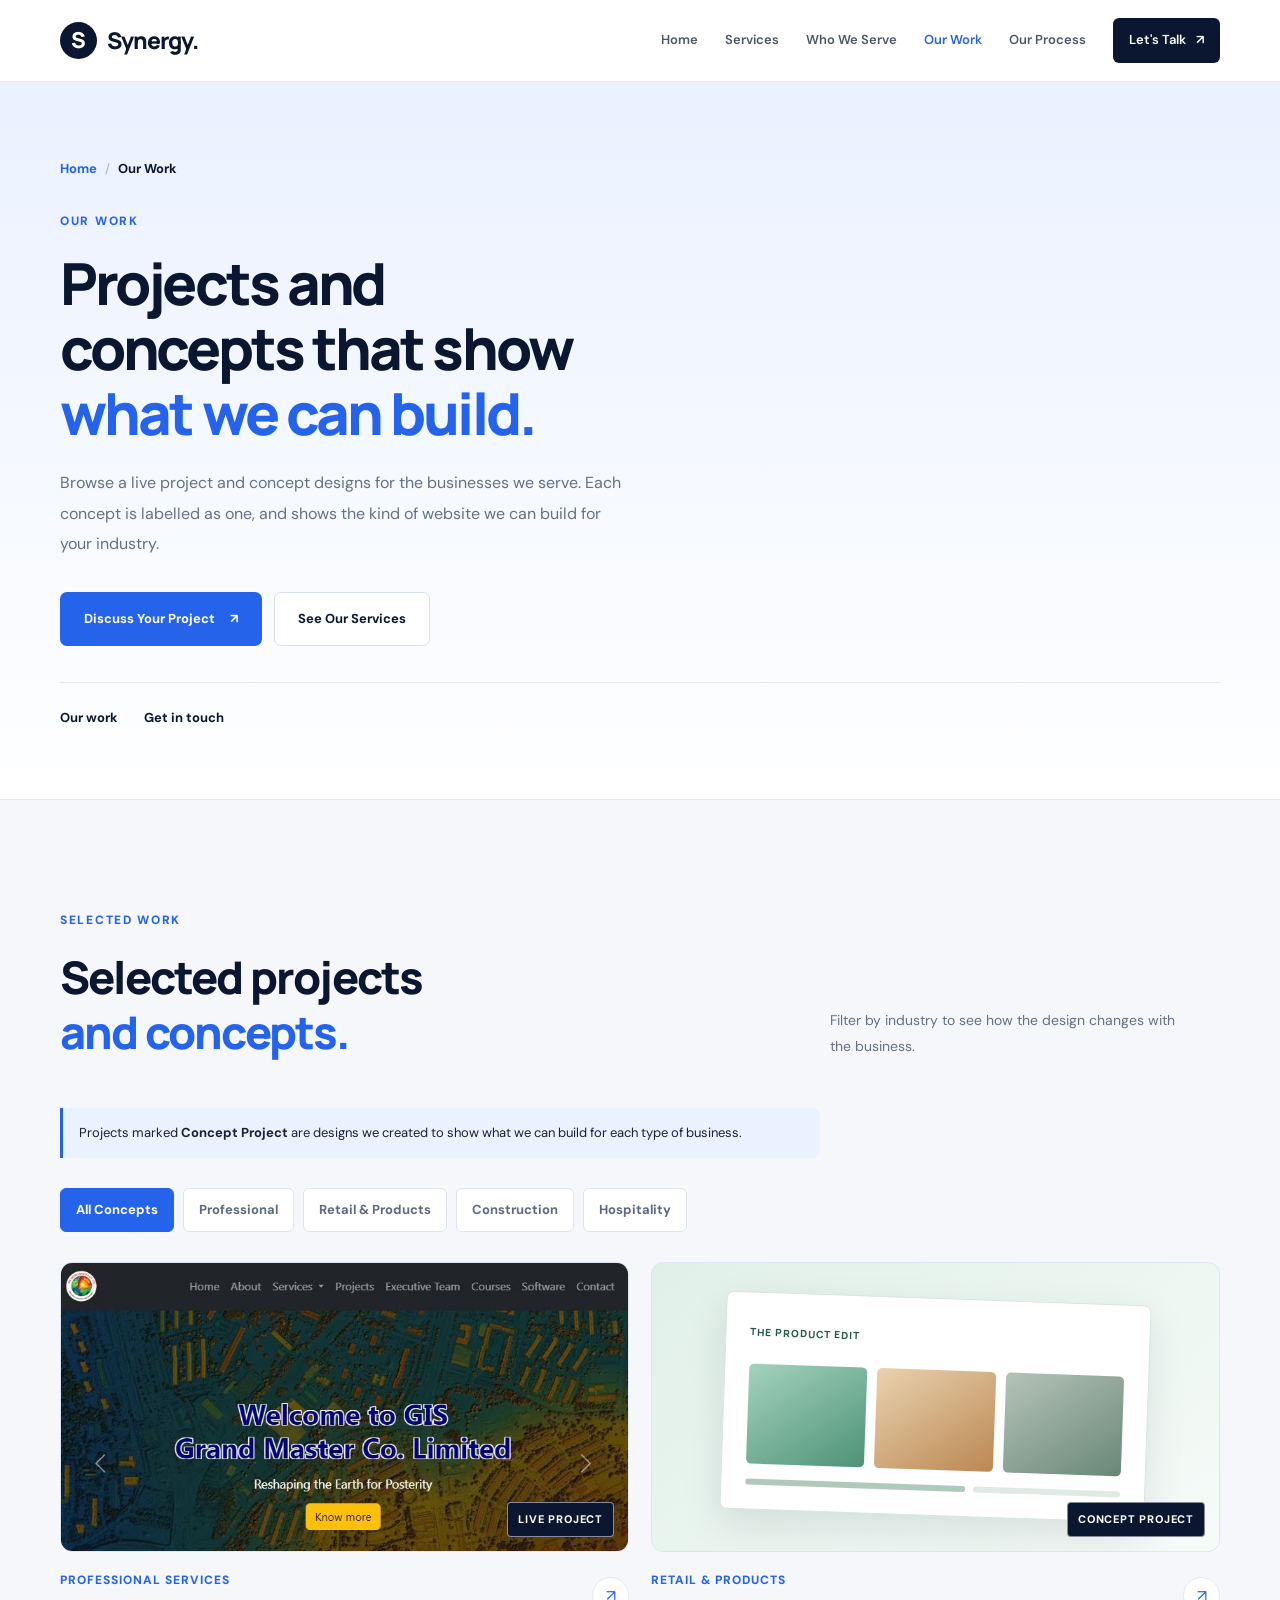
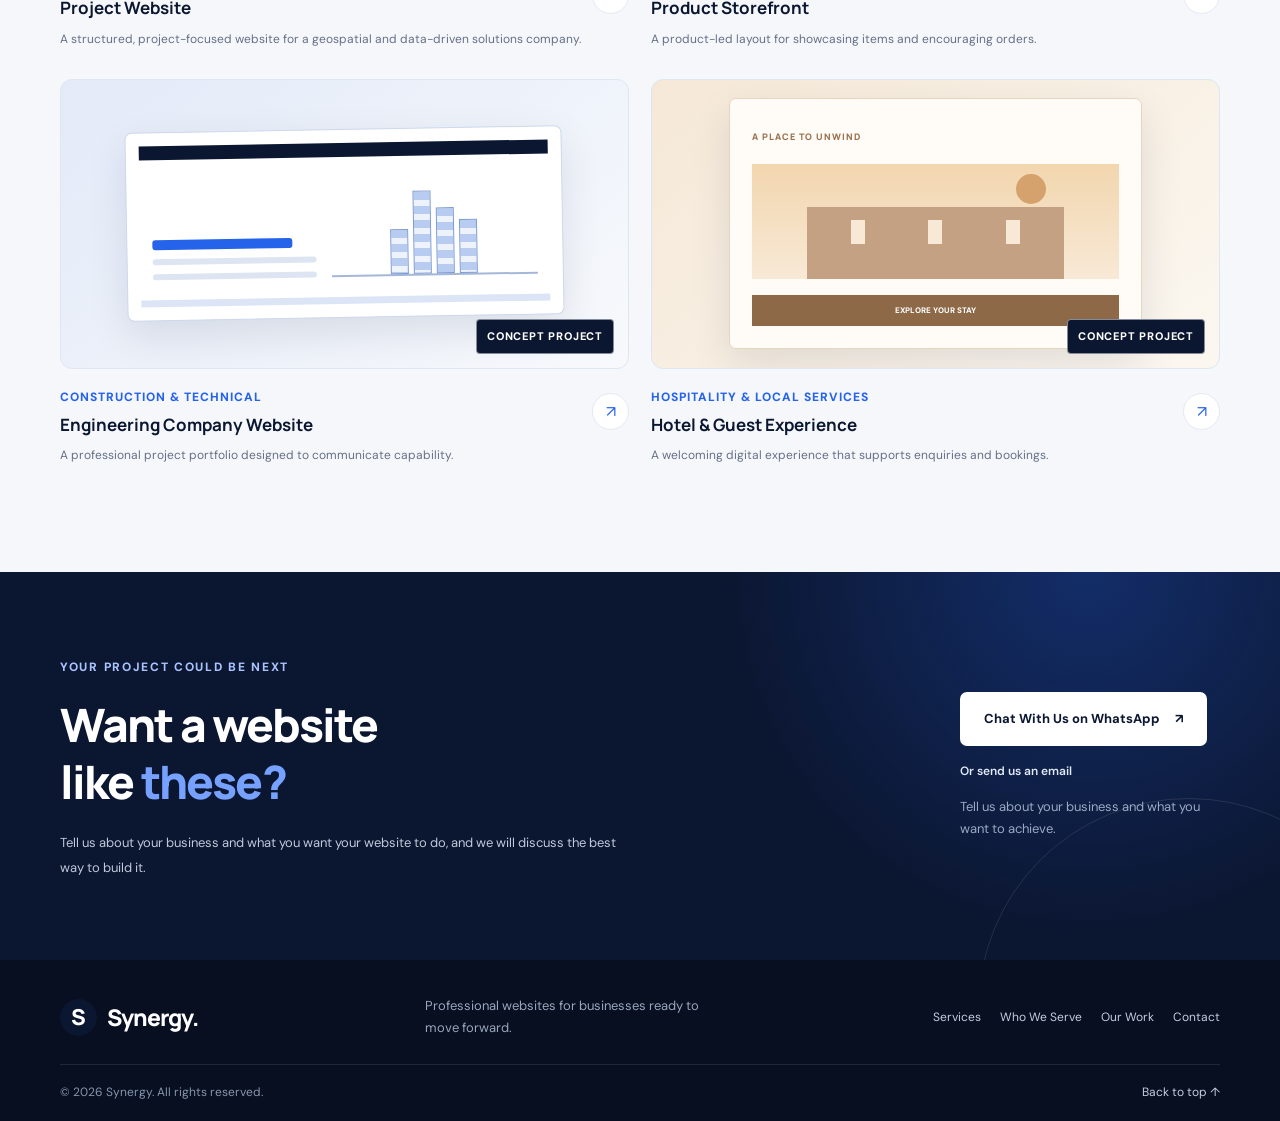
<file: portfolio.html>
<!DOCTYPE html>
<html lang="en">
<head>
  <meta charset="UTF-8">
  <meta name="viewport" content="width=device-width, initial-scale=1.0">
  <title>Our Work | Synergy</title>
  <meta name="description" content="Browse a live Synergy project and concept designs for professional service, retail and product, construction and hospitality businesses.">
  <meta name="theme-color" content="#0B1630">

  <!-- Social sharing. Add og:url and og:image (absolute URLs) once the domain is live. -->
  <meta property="og:type" content="website">
  <meta property="og:site_name" content="Synergy">
  <meta property="og:title" content="Our Work | Synergy">
  <meta property="og:description" content="A live project and concept designs showing the kind of website Synergy can build for your industry.">
  <meta name="twitter:card" content="summary_large_image">

  <link rel="apple-touch-icon" sizes="180x180" href="apple-touch-icon.png">
  <link rel="icon" type="image/png" sizes="32x32" href="favicon-32x32.png">
  <link rel="icon" type="image/png" sizes="16x16" href="favicon-16x16.png">
  <link rel="manifest" href="site.webmanifest">

  <link rel="preconnect" href="https://fonts.googleapis.com">
  <link rel="preconnect" href="https://fonts.gstatic.com" crossorigin>
  <link rel="preload" as="style" href="https://fonts.googleapis.com/css2?family=DM+Sans:wght@400;500;600;700&family=Manrope:wght@400;500;600;700;800&display=swap" onload="this.onload=null;this.rel='stylesheet'">
  <noscript><link rel="stylesheet" href="https://fonts.googleapis.com/css2?family=DM+Sans:wght@400;500;600;700&family=Manrope:wght@400;500;600;700;800&display=swap"></noscript>
  <link rel="stylesheet" href="other.css">
</head>

<!-- [html-validate-disable no-redundant-role -- role="list" is kept on purpose: Safari and VoiceOver drop list semantics when CSS removes bullets] -->
<body id="top">
  <a class="skip-link" href="#main">Skip to main content</a>

  <!-- Header -->
  <header class="header">
    <div class="container nav-wrapper">
      <a href="index.html" class="logo" aria-label="Synergy home">
        <span class="logo-mark" aria-hidden="true">S</span>
        <span>Synergy<span class="logo-dot" aria-hidden="true">.</span></span>
      </a>

      <button type="button" class="menu-toggle" id="menuToggle"
        aria-label="Menu"
        aria-expanded="false"
        aria-controls="navMenu">
        <span></span>
        <span></span>
        <span></span>
      </button>

      <nav class="nav-menu" id="navMenu" aria-label="Primary">
        <a href="index.html">Home</a>
        <a href="services.html">Services</a>
        <a href="industries.html">Who We Serve</a>
        <a href="portfolio.html" aria-current="page">Our Work</a>
        <a href="process.html">Our Process</a>
        <a href="contact.html" class="nav-cta">Let's Talk <span aria-hidden="true">↗</span></a>
      </nav>
    </div>
  </header>

  <main id="main">
    <!-- Page hero -->
    <section class="page-hero" aria-labelledby="page-title">
      <div class="container">
        <nav class="breadcrumb" aria-label="Breadcrumb">
          <ol>
            <li><a href="index.html">Home</a></li>
            <li><span aria-current="page">Our Work</span></li>
          </ol>
        </nav>

        <span class="eyebrow">OUR WORK</span>
        <h1 id="page-title">Projects and concepts that show<br><span>what we can build.</span></h1>
        <p class="page-hero-lead">
          Browse a live project and concept designs for the businesses we serve. Each concept is labelled as one, and shows the kind of website we can build for your industry.
        </p>

        <div class="page-actions">
          <a href="#contact" class="btn btn-primary whatsapp-link">Discuss Your Project <span aria-hidden="true">↗</span></a>
          <a href="services.html" class="btn btn-secondary">See Our Services</a>
        </div>

        <ul class="jump-links" role="list" aria-label="On this page">
          <li><a href="#portfolio">Our work</a></li>
          <li><a href="#contact">Get in touch</a></li>
        </ul>
      </div>
    </section>

    <!-- Portfolio -->
    <section class="section portfolio-section" id="portfolio" aria-labelledby="portfolio-title">
      <div class="container">
        <div class="section-heading">
          <div>
            <span class="eyebrow">SELECTED WORK</span>
            <h2 id="portfolio-title">Selected projects<br><span>and concepts.</span></h2>
          </div>
          <p>
            Filter by industry to see how the design changes with the business.
          </p>
        </div>

        <p class="portfolio-note">
          Projects marked <strong>Concept Project</strong> are designs we created to show
          what we can build for each type of business.
        </p>

        <div class="portfolio-filters" data-filter-group data-filter-noun="projects" role="group" aria-label="Filter concept projects">
          <button type="button" class="filter-btn active" data-filter="all" aria-pressed="true">All Concepts</button>
          <button type="button" class="filter-btn" data-filter="professional" aria-pressed="false">Professional</button>
          <button type="button" class="filter-btn" data-filter="retail" aria-pressed="false">Retail &amp; Products</button>
          <button type="button" class="filter-btn" data-filter="construction" aria-pressed="false">Construction</button>
          <button type="button" class="filter-btn" data-filter="hospitality" aria-pressed="false">Hospitality</button>
        </div>
        <p class="sr-only" id="filterStatus" role="status" aria-live="polite"></p>

        <div class="portfolio-grid">
          <article class="portfolio-card" data-category="professional">
            <div class="portfolio-image concept-professional">
            <a href="https://www.gisgrandmaster.com" target="_blank" rel="noopener noreferrer" tabindex="-1" aria-hidden="true">
              <img src="gispage.avif" alt="Screenshot of the GIS Grandmaster website homepage" width="809" height="491" loading="lazy" decoding="async">
            </a>
              <span class="concept-badge">LIVE PROJECT</span>
            </div>
            <div class="portfolio-info">
              <div>
                <span class="portfolio-category">PROFESSIONAL SERVICES</span>
                <h3><a href="https://www.gisgrandmaster.com" target="_blank" rel="noopener noreferrer">Project Website<span class="sr-only"> (opens in a new tab)</span></a></h3>
              </div>
              <span class="portfolio-arrow" aria-hidden="true">↗</span>
            </div>
            <p>A structured, project-focused website for a geospatial and data-driven solutions company.</p>
          </article>

          <!-- To link a concept project, change its title to:
               <h3><a href="URL" target="_blank" rel="noopener noreferrer">Title<span class="sr-only"> (opens in a new tab)</span></a></h3>
               The whole card then becomes clickable. -->
          <article class="portfolio-card" data-category="retail">
            <div class="portfolio-image concept-retail">
              <div class="store-preview" aria-hidden="true">
                <span class="store-label">THE PRODUCT EDIT</span>
                <div class="store-products">
                  <span class="store-product store-product-one"></span>
                  <span class="store-product store-product-two"></span>
                  <span class="store-product store-product-three"></span>
                </div>
                <div class="store-lines"><span></span><span></span></div>
              </div>
              <span class="concept-badge">CONCEPT PROJECT</span>
            </div>
            <div class="portfolio-info">
              <div>
                <span class="portfolio-category">RETAIL &amp; PRODUCTS</span>
                <h3>Product Storefront</h3>
              </div>
              <span class="portfolio-arrow" aria-hidden="true">↗</span>
            </div>
            <p>A product-led layout for showcasing items and encouraging orders.</p>
          </article>

          <article class="portfolio-card" data-category="construction">
            <div class="portfolio-image concept-construction">
              <div class="engineering-preview" aria-hidden="true">
                <div class="engineering-header"></div>
                <div class="engineering-content">
                  <div class="engineering-copy"><span></span><span></span><span></span></div>
                  <div class="engineering-building">
                    <span></span><span></span><span></span><span></span>
                  </div>
                </div>
                <div class="engineering-footer"></div>
              </div>
              <span class="concept-badge">CONCEPT PROJECT</span>
            </div>
            <div class="portfolio-info">
              <div>
                <span class="portfolio-category">CONSTRUCTION &amp; TECHNICAL</span>
                <h3>Engineering Company Website</h3>
              </div>
              <span class="portfolio-arrow" aria-hidden="true">↗</span>
            </div>
            <p>A professional project portfolio designed to communicate capability.</p>
          </article>

          <article class="portfolio-card" data-category="hospitality">
            <div class="portfolio-image concept-hospitality">
              <div class="hotel-preview" aria-hidden="true">
                <span class="hotel-kicker">A PLACE TO UNWIND</span>
                <div class="hotel-scene">
                  <div class="hotel-sun"></div>
                  <div class="hotel-building"><span></span><span></span><span></span></div>
                </div>
                <div class="hotel-button">EXPLORE YOUR STAY</div>
              </div>
              <span class="concept-badge">CONCEPT PROJECT</span>
            </div>
            <div class="portfolio-info">
              <div>
                <span class="portfolio-category">HOSPITALITY &amp; LOCAL SERVICES</span>
                <h3>Hotel &amp; Guest Experience</h3>
              </div>
              <span class="portfolio-arrow" aria-hidden="true">↗</span>
            </div>
            <p>A welcoming digital experience that supports enquiries and bookings.</p>
          </article>
        </div>
      </div>
    </section>

    <!-- Contact -->
    <section class="contact-section" id="contact" aria-labelledby="contact-title">
      <div class="container contact-inner">
        <div class="contact-copy">
          <span class="eyebrow eyebrow-light">YOUR PROJECT COULD BE NEXT</span>
          <h2 id="contact-title">Want a website<br>like <span>these?</span></h2>
          <p>
            Tell us about your business and what you want your website to do, and we will discuss the best way to build it.
          </p>
        </div>

        <div class="contact-actions">
          <a href="https://wa.me/2347065104381" class="btn btn-white whatsapp-link">
            Chat With Us on WhatsApp <span aria-hidden="true">↗</span>
          </a>
          <a href="mailto:synergyspitzeinternational@gmail.com" class="contact-email email-link">
            Or send us an email
          </a>
          <span class="contact-note">Tell us about your business and what you want to achieve.</span>
        </div>
      </div>
    </section>
  </main>

  <!-- Footer -->
  <footer class="footer">
    <div class="container footer-top">
      <a href="index.html" class="logo footer-logo">
        <span class="logo-mark" aria-hidden="true">S</span>
        <span>Synergy<span class="logo-dot2" aria-hidden="true">.</span></span>
      </a>

      <p>Professional websites for businesses ready to move forward.</p>

      <nav class="footer-links" aria-label="Footer">
        <a href="services.html">Services</a>
        <a href="industries.html">Who We Serve</a>
        <a href="portfolio.html" aria-current="page">Our Work</a>
        <a href="contact.html">Contact</a>
      </nav>
    </div>

    <div class="container footer-bottom">
      <span>© <span id="currentYear">2026</span> Synergy. All rights reserved.</span>
      <a href="#top">Back to top ↑</a>
    </div>
  </footer>

  <script src="other.js" defer></script>
</body>
</html>
</file>
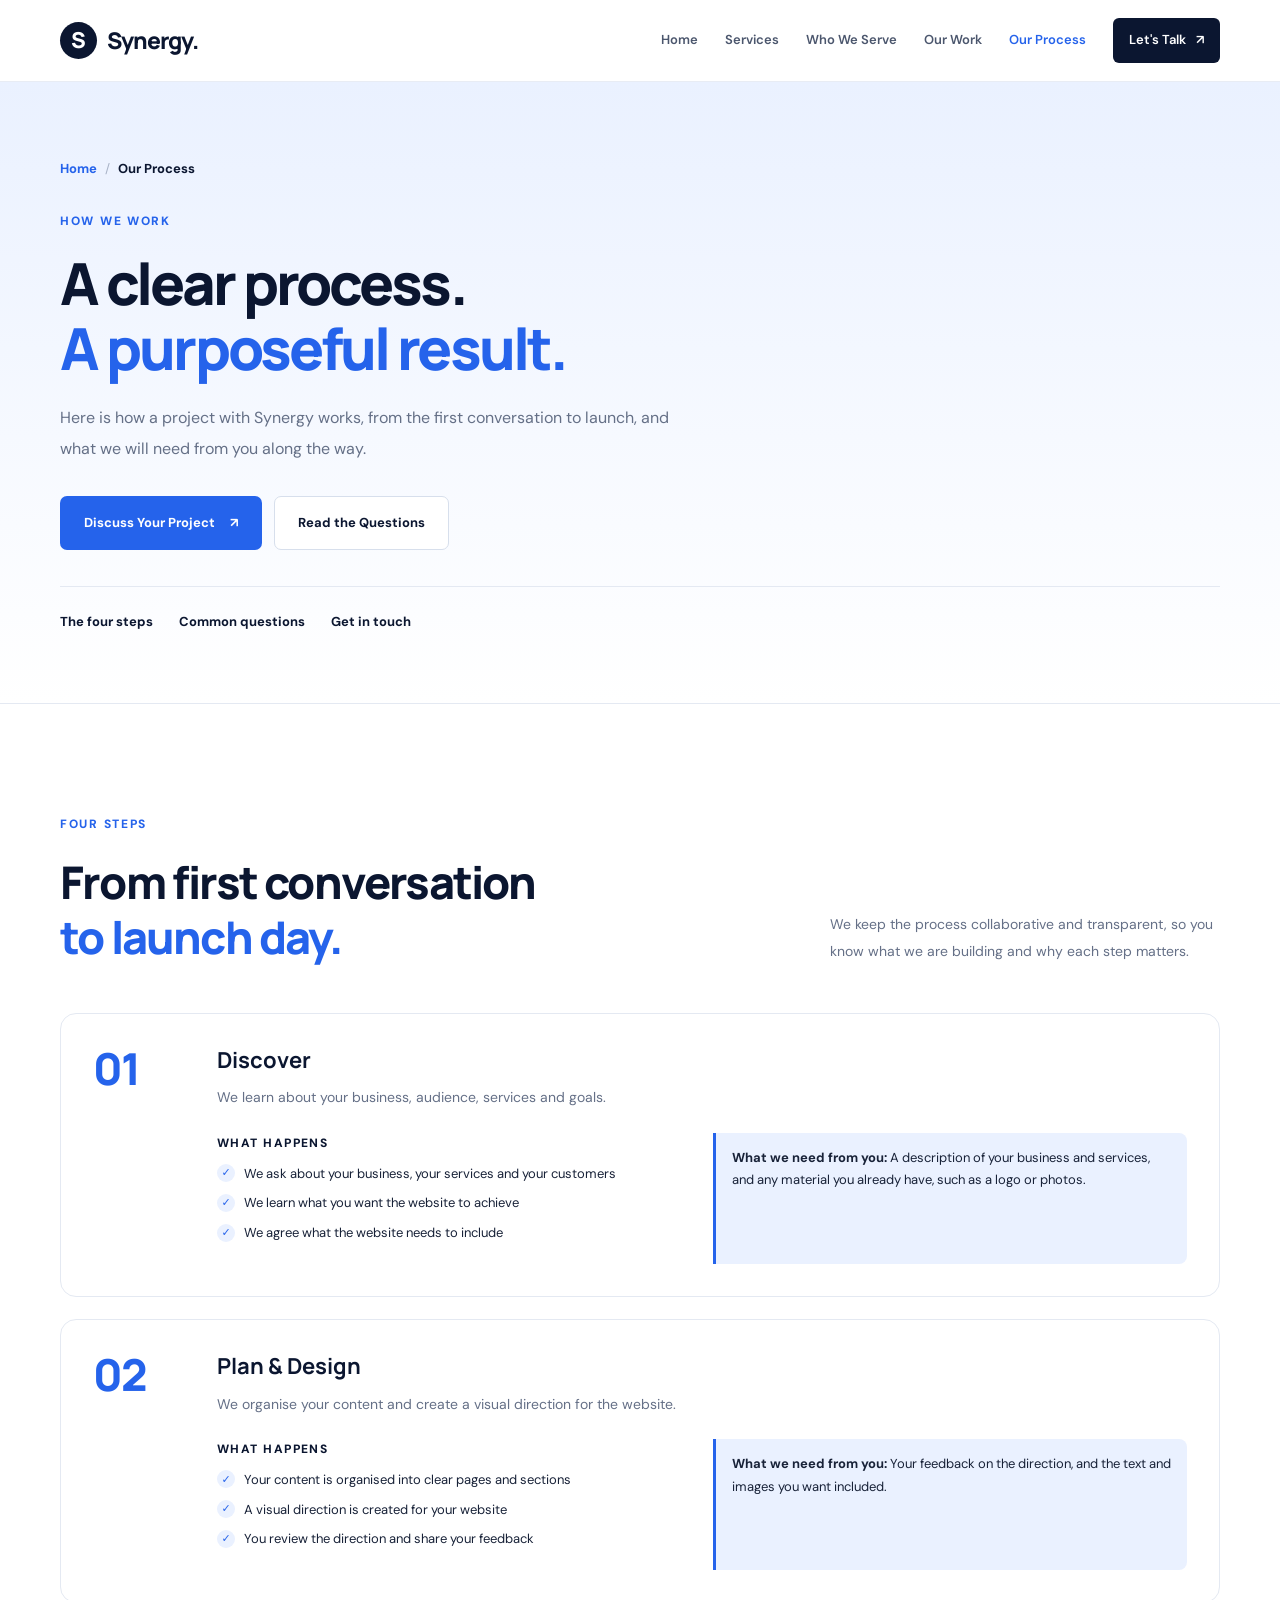
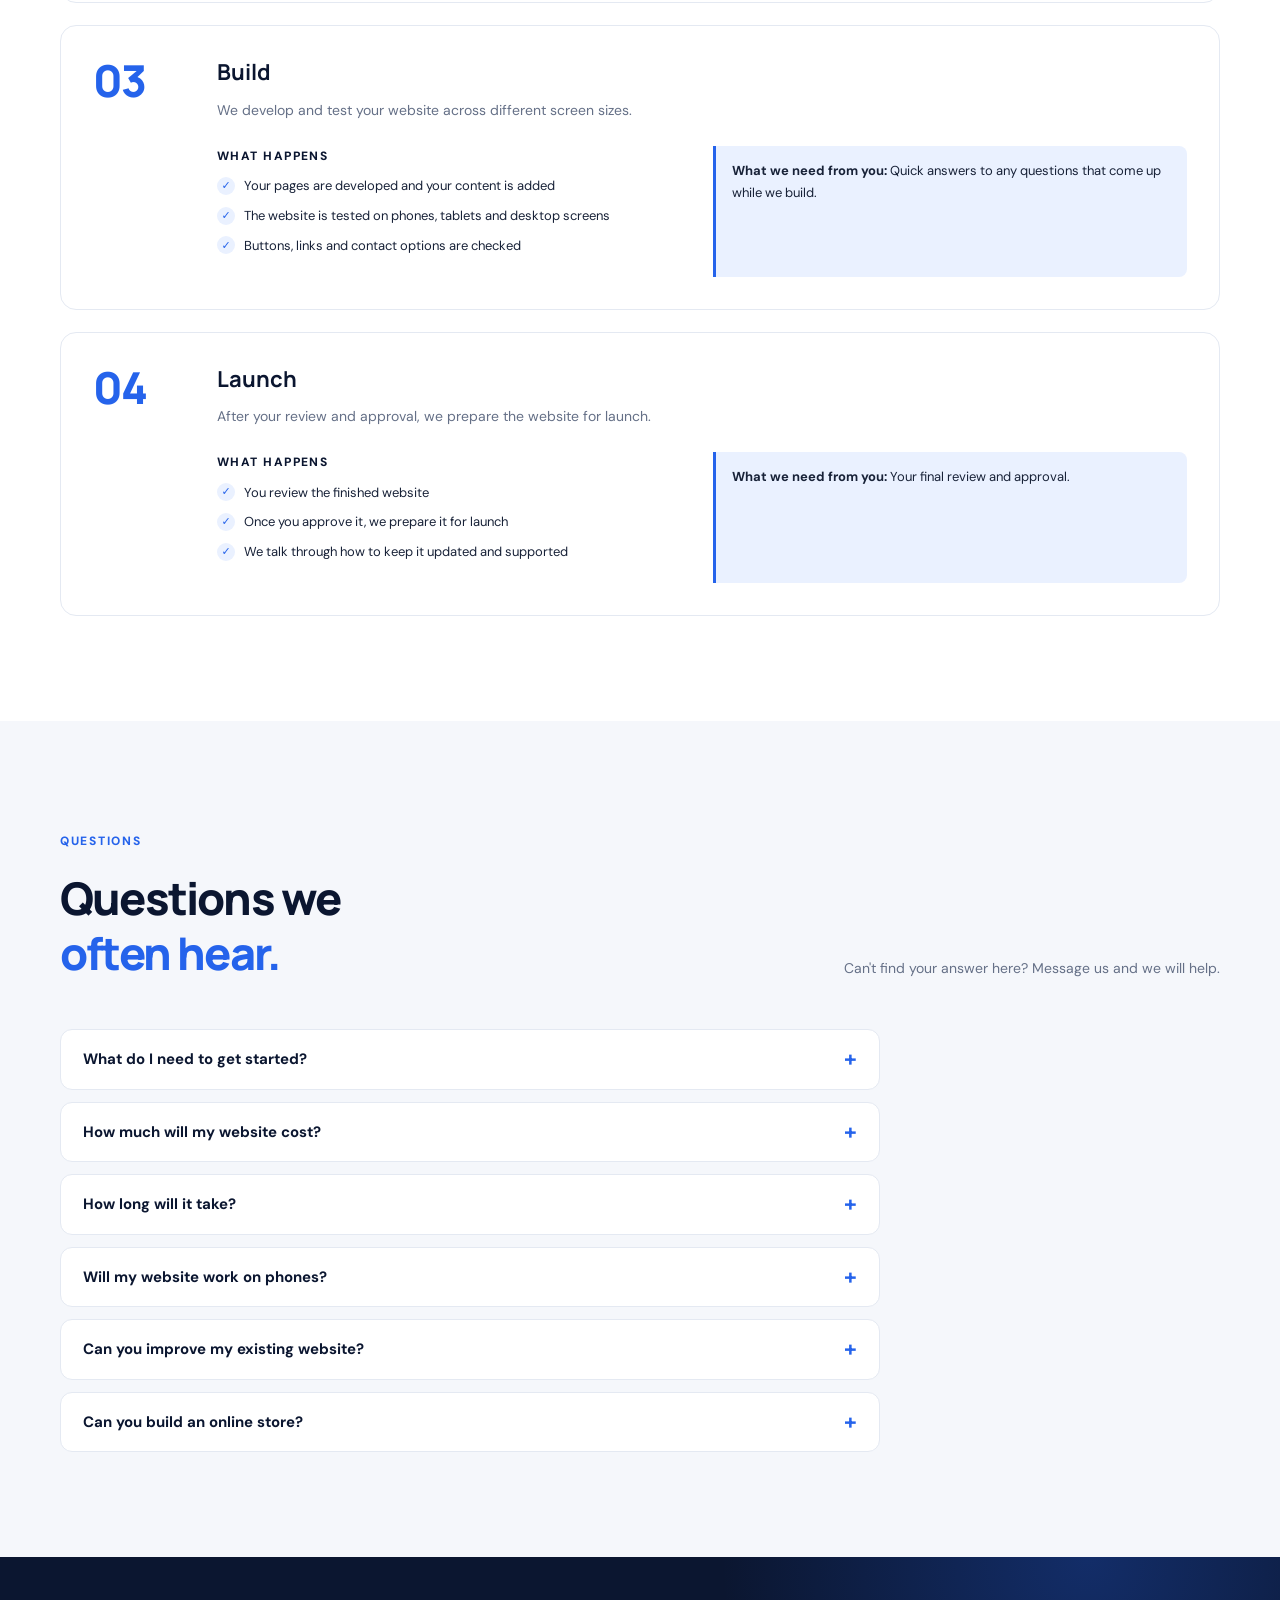
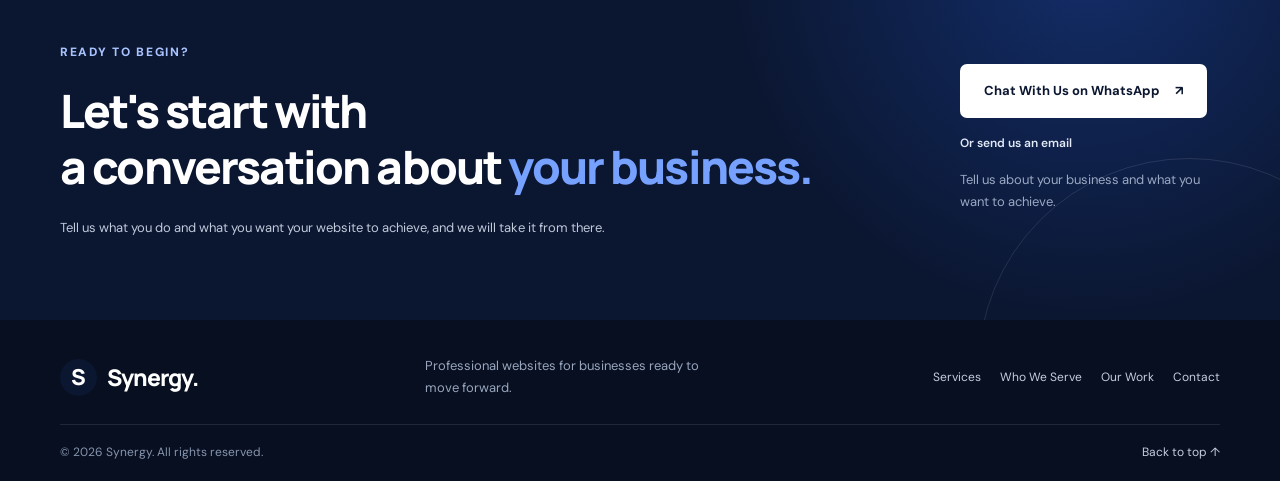
<file: process.html>
<!DOCTYPE html>
<html lang="en">
<head>
  <meta charset="UTF-8">
  <meta name="viewport" content="width=device-width, initial-scale=1.0">
  <title>Our Process | Synergy</title>
  <meta name="description" content="See how a Synergy website project works from discovery to launch, what we need from you at each step, and answers to common questions.">
  <meta name="theme-color" content="#0B1630">

  <!-- Social sharing. Add og:url and og:image (absolute URLs) once the domain is live. -->
  <meta property="og:type" content="website">
  <meta property="og:site_name" content="Synergy">
  <meta property="og:title" content="Our Process | Synergy">
  <meta property="og:description" content="A clear four-step process from discovery to launch, with answers to the questions businesses ask most.">
  <meta name="twitter:card" content="summary_large_image">

  <link rel="apple-touch-icon" sizes="180x180" href="apple-touch-icon.png">
  <link rel="icon" type="image/png" sizes="32x32" href="favicon-32x32.png">
  <link rel="icon" type="image/png" sizes="16x16" href="favicon-16x16.png">
  <link rel="manifest" href="site.webmanifest">

  <link rel="preconnect" href="https://fonts.googleapis.com">
  <link rel="preconnect" href="https://fonts.gstatic.com" crossorigin>
  <link rel="preload" as="style" href="https://fonts.googleapis.com/css2?family=DM+Sans:wght@400;500;600;700&family=Manrope:wght@400;500;600;700;800&display=swap" onload="this.onload=null;this.rel='stylesheet'">
  <noscript><link rel="stylesheet" href="https://fonts.googleapis.com/css2?family=DM+Sans:wght@400;500;600;700&family=Manrope:wght@400;500;600;700;800&display=swap"></noscript>
  <link rel="stylesheet" href="other.css">
</head>

<!-- [html-validate-disable no-redundant-role -- role="list" is kept on purpose: Safari and VoiceOver drop list semantics when CSS removes bullets] -->
<body id="top">
  <a class="skip-link" href="#main">Skip to main content</a>

  <!-- Header -->
  <header class="header">
    <div class="container nav-wrapper">
      <a href="index.html" class="logo" aria-label="Synergy home">
        <span class="logo-mark" aria-hidden="true">S</span>
        <span>Synergy<span class="logo-dot" aria-hidden="true">.</span></span>
      </a>

      <button type="button" class="menu-toggle" id="menuToggle"
        aria-label="Menu"
        aria-expanded="false"
        aria-controls="navMenu">
        <span></span>
        <span></span>
        <span></span>
      </button>

      <nav class="nav-menu" id="navMenu" aria-label="Primary">
        <a href="index.html">Home</a>
        <a href="services.html">Services</a>
        <a href="industries.html">Who We Serve</a>
        <a href="portfolio.html">Our Work</a>
        <a href="process.html" aria-current="page">Our Process</a>
        <a href="contact.html" class="nav-cta">Let's Talk <span aria-hidden="true">↗</span></a>
      </nav>
    </div>
  </header>

  <main id="main">
    <!-- Page hero -->
    <section class="page-hero" aria-labelledby="page-title">
      <div class="container">
        <nav class="breadcrumb" aria-label="Breadcrumb">
          <ol>
            <li><a href="index.html">Home</a></li>
            <li><span aria-current="page">Our Process</span></li>
          </ol>
        </nav>

        <span class="eyebrow">HOW WE WORK</span>
        <h1 id="page-title">A clear process.<br><span>A purposeful result.</span></h1>
        <p class="page-hero-lead">
          Here is how a project with Synergy works, from the first conversation to launch, and what we will need from you along the way.
        </p>

        <div class="page-actions">
          <a href="#contact" class="btn btn-primary whatsapp-link">Discuss Your Project <span aria-hidden="true">↗</span></a>
          <a href="#faq" class="btn btn-secondary">Read the Questions</a>
        </div>

        <ul class="jump-links" role="list" aria-label="On this page">
          <li><a href="#steps">The four steps</a></li>
          <li><a href="#faq">Common questions</a></li>
          <li><a href="#contact">Get in touch</a></li>
        </ul>
      </div>
    </section>

    <!-- Steps -->
    <section class="section" id="steps" aria-labelledby="steps-title">
      <div class="container">
        <div class="section-heading">
          <div>
            <span class="eyebrow">FOUR STEPS</span>
            <h2 id="steps-title">From first conversation<br><span>to launch day.</span></h2>
          </div>
          <p>
            We keep the process collaborative and transparent, so you know what we are building and why each step matters.
          </p>
        </div>

        <ol class="steps" role="list">
          <li class="step">
            <div class="step-number" aria-hidden="true">01</div>
            <div>
              <h3>Discover</h3>
              <p class="step-summary">We learn about your business, audience, services and goals.</p>
              <div class="step-columns">
                <div>
                  <div class="audience-label" id="happens-1">What happens</div>
                  <ul class="svc-list" role="list" aria-labelledby="happens-1">
                    <li>We ask about your business, your services and your customers</li>
                    <li>We learn what you want the website to achieve</li>
                    <li>We agree what the website needs to include</li>
                  </ul>
                </div>
                <div class="audience-need"><strong>What we need from you:</strong> A description of your business and services, and any material you already have, such as a logo or photos.</div>
              </div>
            </div>
          </li>
          <li class="step">
            <div class="step-number" aria-hidden="true">02</div>
            <div>
              <h3>Plan &amp; Design</h3>
              <p class="step-summary">We organise your content and create a visual direction for the website.</p>
              <div class="step-columns">
                <div>
                  <div class="audience-label" id="happens-2">What happens</div>
                  <ul class="svc-list" role="list" aria-labelledby="happens-2">
                    <li>Your content is organised into clear pages and sections</li>
                    <li>A visual direction is created for your website</li>
                    <li>You review the direction and share your feedback</li>
                  </ul>
                </div>
                <div class="audience-need"><strong>What we need from you:</strong> Your feedback on the direction, and the text and images you want included.</div>
              </div>
            </div>
          </li>
          <li class="step">
            <div class="step-number" aria-hidden="true">03</div>
            <div>
              <h3>Build</h3>
              <p class="step-summary">We develop and test your website across different screen sizes.</p>
              <div class="step-columns">
                <div>
                  <div class="audience-label" id="happens-3">What happens</div>
                  <ul class="svc-list" role="list" aria-labelledby="happens-3">
                    <li>Your pages are developed and your content is added</li>
                    <li>The website is tested on phones, tablets and desktop screens</li>
                    <li>Buttons, links and contact options are checked</li>
                  </ul>
                </div>
                <div class="audience-need"><strong>What we need from you:</strong> Quick answers to any questions that come up while we build.</div>
              </div>
            </div>
          </li>
          <li class="step">
            <div class="step-number" aria-hidden="true">04</div>
            <div>
              <h3>Launch</h3>
              <p class="step-summary">After your review and approval, we prepare the website for launch.</p>
              <div class="step-columns">
                <div>
                  <div class="audience-label" id="happens-4">What happens</div>
                  <ul class="svc-list" role="list" aria-labelledby="happens-4">
                    <li>You review the finished website</li>
                    <li>Once you approve it, we prepare it for launch</li>
                    <li>We talk through how to keep it updated and supported</li>
                  </ul>
                </div>
                <div class="audience-need"><strong>What we need from you:</strong> Your final review and approval.</div>
              </div>
            </div>
          </li>
        </ol>
      </div>
    </section>

    <!-- FAQ -->
    <section class="section section-light" id="faq" aria-labelledby="faq-title">
      <div class="container">
        <div class="section-heading">
          <div>
            <span class="eyebrow">QUESTIONS</span>
            <h2 id="faq-title">Questions we<br><span>often hear.</span></h2>
          </div>
          <p>
            Can't find your answer here? Message us and we will help.
          </p>
        </div>

        <div class="faq">
          <details>
            <summary>What do I need to get started?</summary>
            <div class="faq-answer"><p>Your business name, what you offer and what you want the website to achieve. If you already have a logo, photos or written content, bring them along. If you do not, we will discuss what is needed.</p></div>
          </details>
          <details>
            <summary>How much will my website cost?</summary>
            <div class="faq-answer"><p>The cost depends on the type of website, the number of pages and the features you need. Tell us about your project and we will discuss it with you.</p></div>
          </details>
          <details>
            <summary>How long will it take?</summary>
            <div class="faq-answer"><p>It depends on the size of the website and how quickly content and feedback come in. We will talk through timing once we understand your project.</p></div>
          </details>
          <details>
            <summary>Will my website work on phones?</summary>
            <div class="faq-answer"><p>Yes. We design and test every website across different screen sizes, including phones, tablets and desktop screens.</p></div>
          </details>
          <details>
            <summary>Can you improve my existing website?</summary>
            <div class="faq-answer"><p>Yes. We offer <a href="services.html#service-8">website redesign and upgrades</a>, as well as <a href="services.html#service-9">maintenance and technical support</a>.</p></div>
          </details>
          <details>
            <summary>Can you build an online store?</summary>
            <div class="faq-answer"><p>Yes. See our <a href="services.html#service-6">e-commerce websites and online stores</a>, or tell us what you want to sell and we will discuss the best approach.</p></div>
          </details>
        </div>
      </div>
    </section>

    <!-- Contact -->
    <section class="contact-section" id="contact" aria-labelledby="contact-title">
      <div class="container contact-inner">
        <div class="contact-copy">
          <span class="eyebrow eyebrow-light">READY TO BEGIN?</span>
          <h2 id="contact-title">Let's start with<br>a conversation about <span>your business.</span></h2>
          <p>
            Tell us what you do and what you want your website to achieve, and we will take it from there.
          </p>
        </div>

        <div class="contact-actions">
          <a href="https://wa.me/2347065104381" class="btn btn-white whatsapp-link">
            Chat With Us on WhatsApp <span aria-hidden="true">↗</span>
          </a>
          <a href="mailto:synergyspitzeinternational@gmail.com" class="contact-email email-link">
            Or send us an email
          </a>
          <span class="contact-note">Tell us about your business and what you want to achieve.</span>
        </div>
      </div>
    </section>
  </main>

  <!-- Footer -->
  <footer class="footer">
    <div class="container footer-top">
      <a href="index.html" class="logo footer-logo">
        <span class="logo-mark" aria-hidden="true">S</span>
        <span>Synergy<span class="logo-dot2" aria-hidden="true">.</span></span>
      </a>

      <p>Professional websites for businesses ready to move forward.</p>

      <nav class="footer-links" aria-label="Footer">
        <a href="services.html">Services</a>
        <a href="industries.html">Who We Serve</a>
        <a href="portfolio.html">Our Work</a>
        <a href="contact.html">Contact</a>
      </nav>
    </div>

    <div class="container footer-bottom">
      <span>© <span id="currentYear">2026</span> Synergy. All rights reserved.</span>
      <a href="#top">Back to top ↑</a>
    </div>
  </footer>

  <script src="other.js" defer></script>
</body>
</html>
</file>
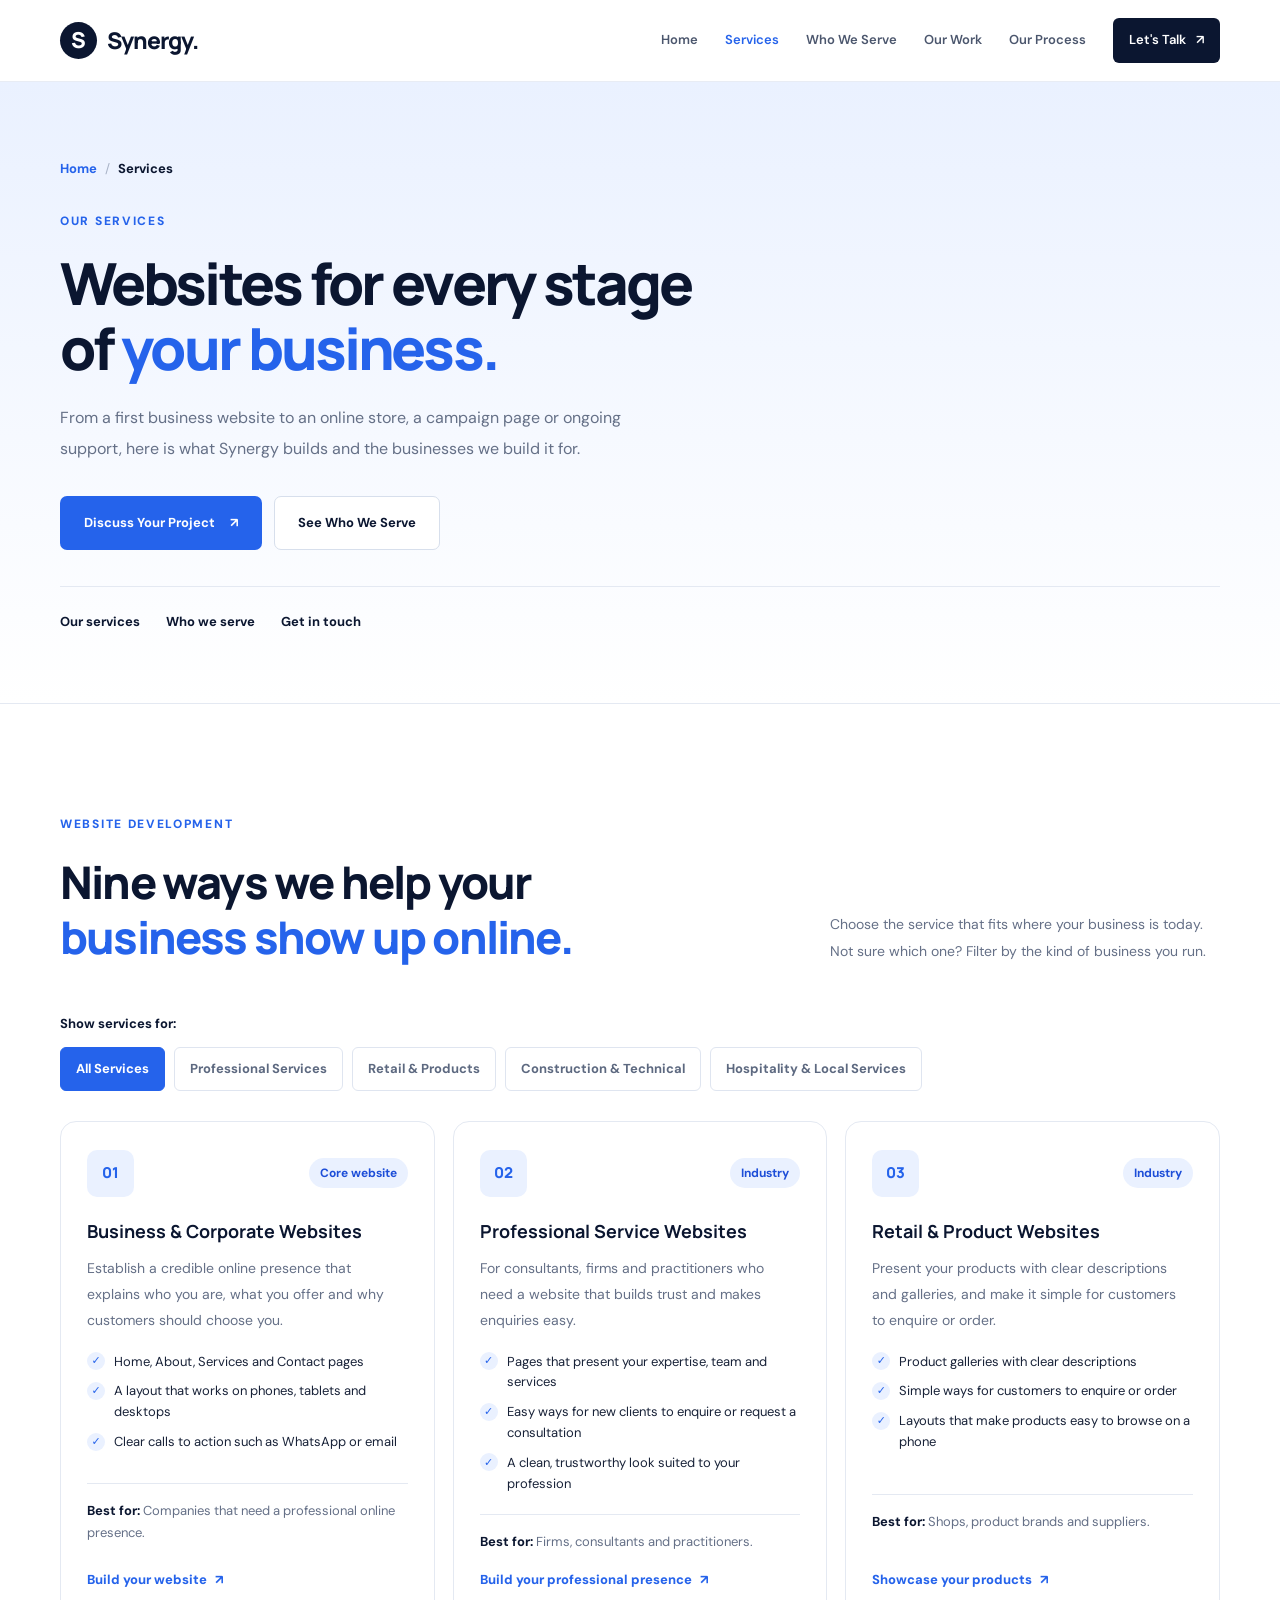
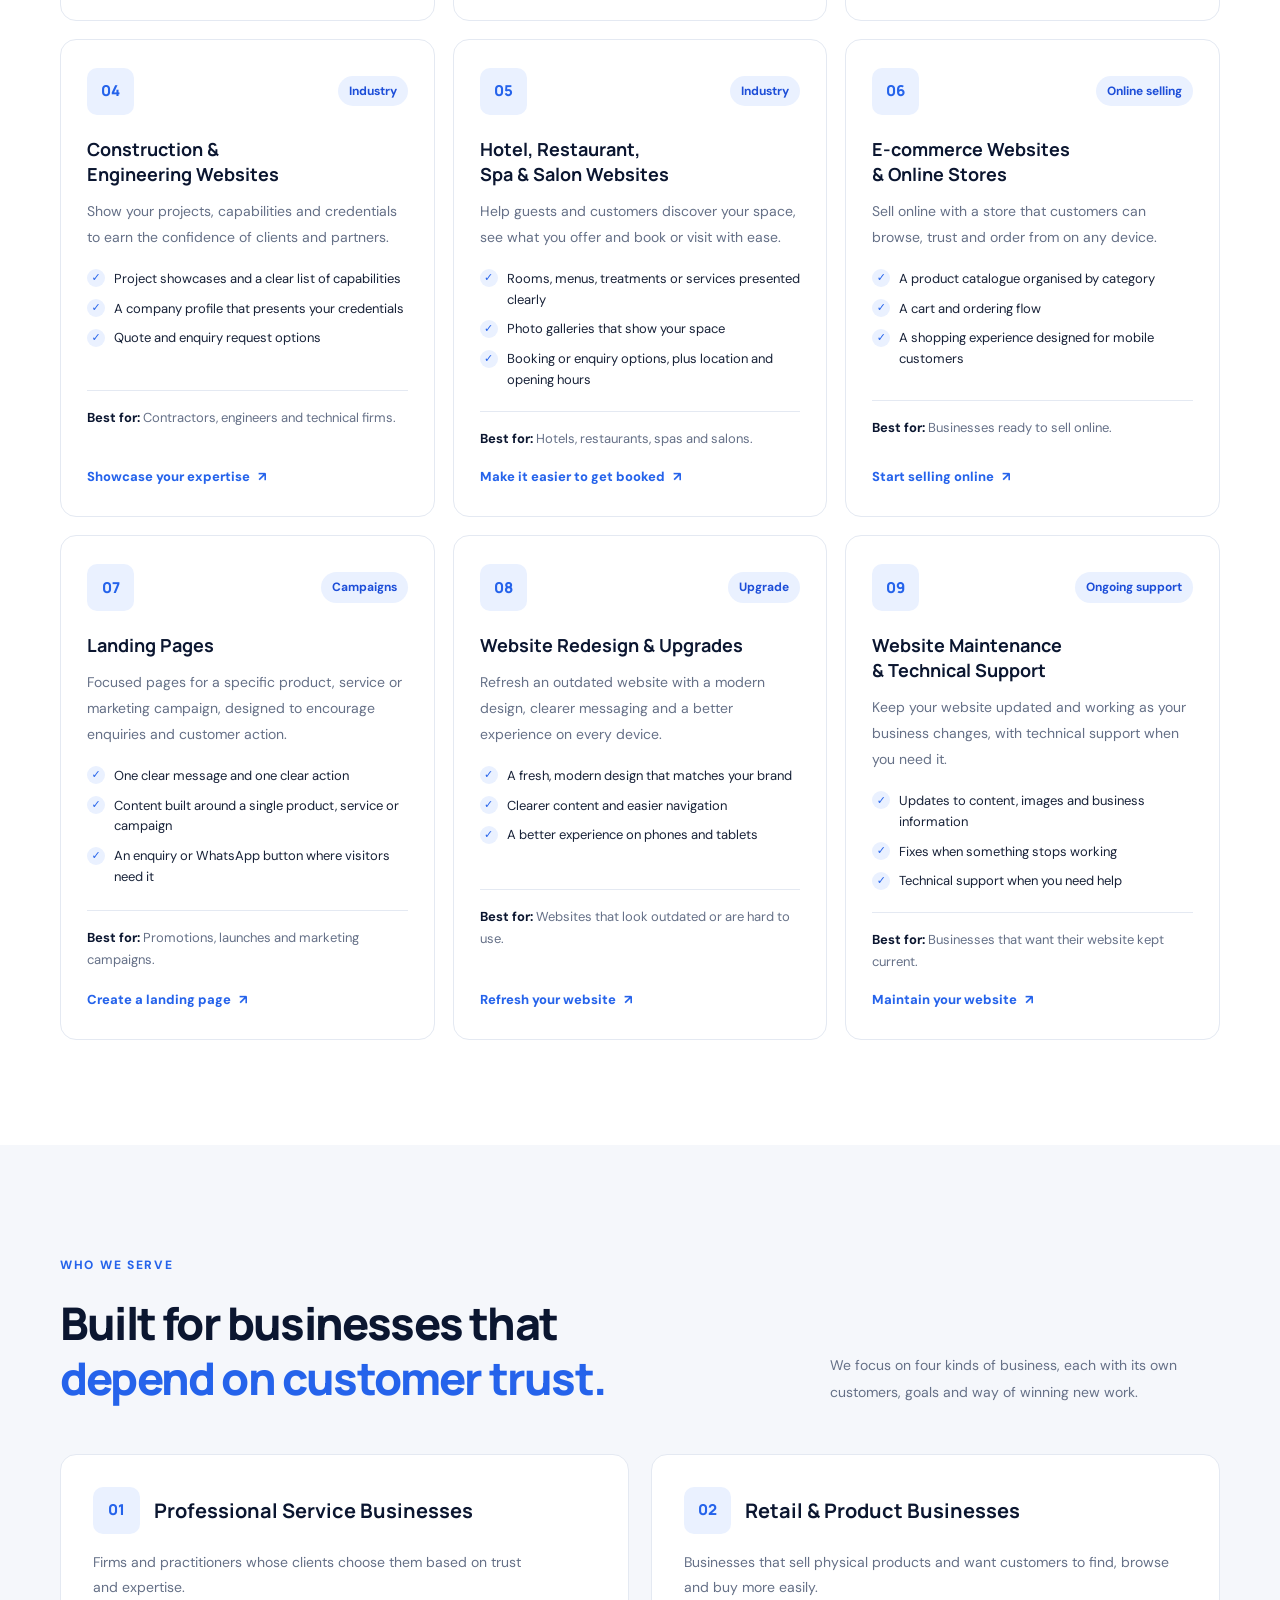
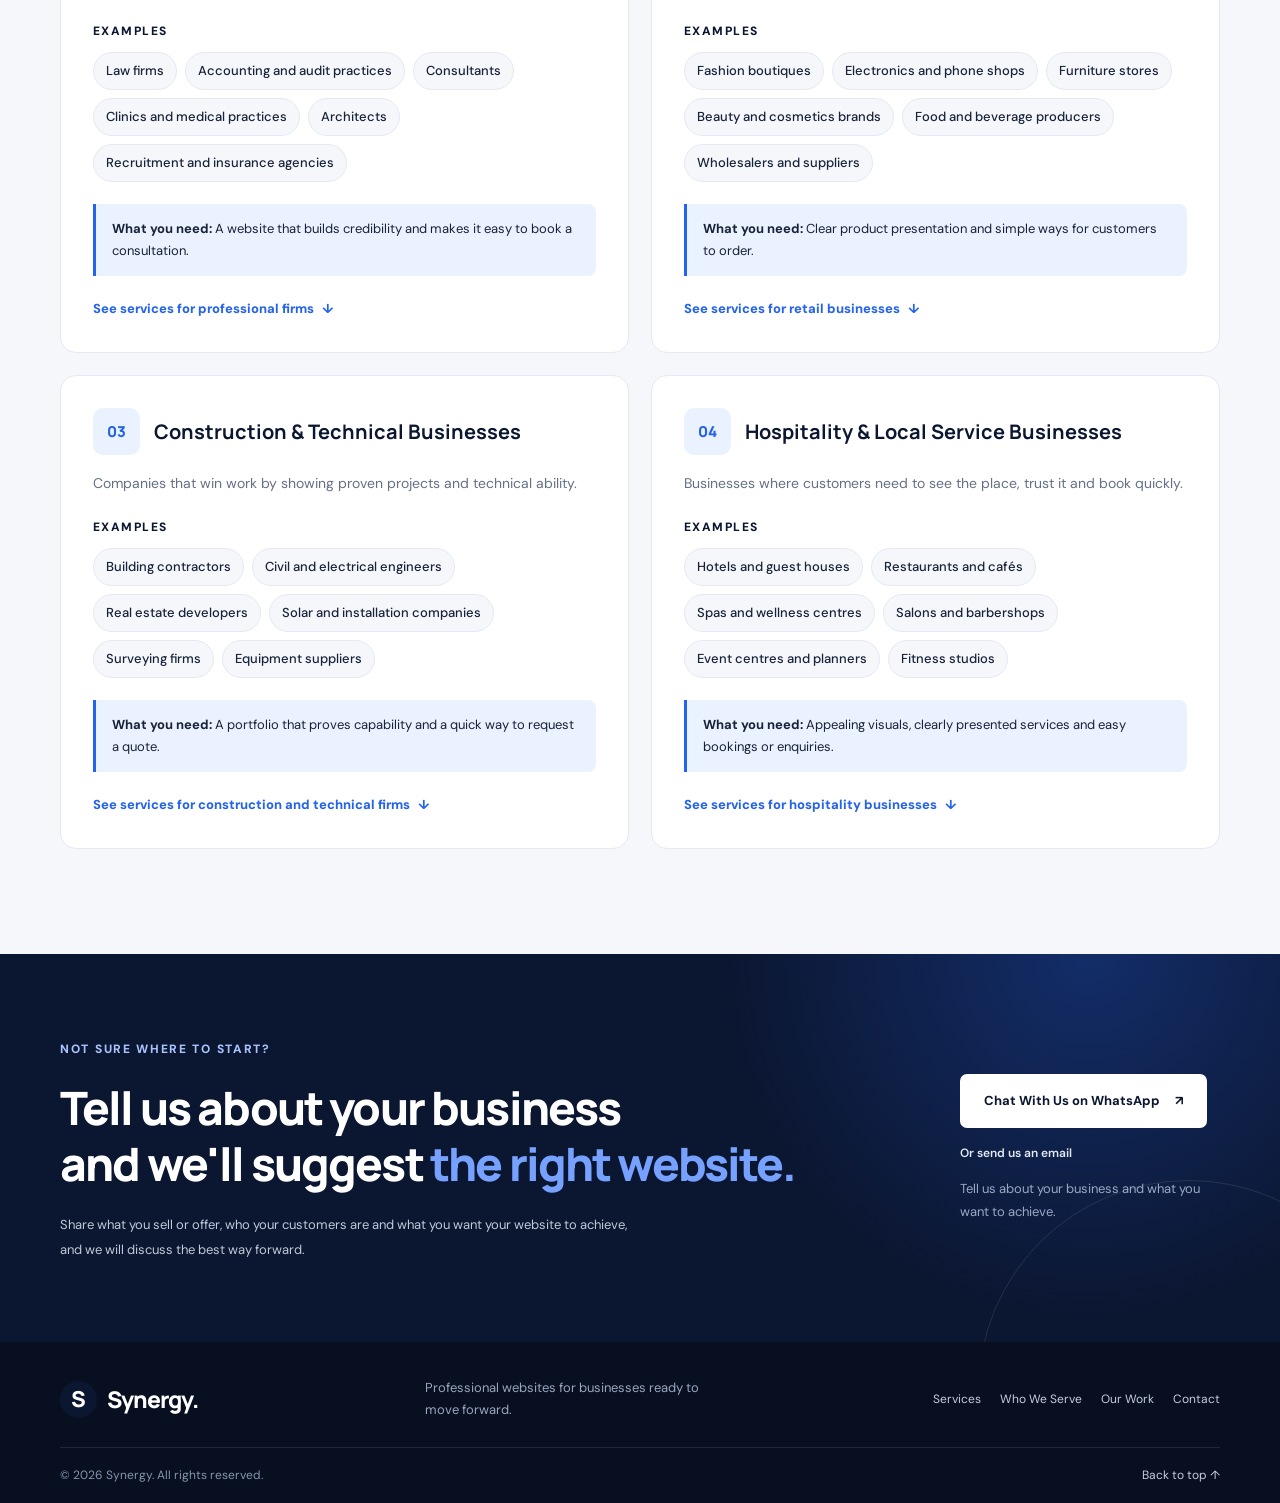
<file: services.html>
<!DOCTYPE html>
<html lang="en">
<head>
  <meta charset="UTF-8">
  <meta name="viewport" content="width=device-width, initial-scale=1.0">
  <title>Website Development Services | Synergy</title>
  <meta name="description" content="Business websites, professional service websites, online stores, landing pages, redesigns and ongoing support from Synergy, for service, retail, construction and hospitality businesses.">
  <meta name="theme-color" content="#0B1630">

  <!-- Social sharing. Add og:url and og:image (absolute URLs) once the domain is live. -->
  <meta property="og:type" content="website">
  <meta property="og:site_name" content="Synergy">
  <meta property="og:title" content="Website Development Services | Synergy">
  <meta property="og:description" content="From a first business website to an online store, a campaign page or ongoing support, see what Synergy builds and who we build it for.">
  <meta name="twitter:card" content="summary_large_image">

  <link rel="apple-touch-icon" sizes="180x180" href="apple-touch-icon.png">
  <link rel="icon" type="image/png" sizes="32x32" href="favicon-32x32.png">
  <link rel="icon" type="image/png" sizes="16x16" href="favicon-16x16.png">
  <link rel="manifest" href="site.webmanifest">

  <link rel="preconnect" href="https://fonts.googleapis.com">
  <link rel="preconnect" href="https://fonts.gstatic.com" crossorigin>
  <link rel="preload" as="style" href="https://fonts.googleapis.com/css2?family=DM+Sans:wght@400;500;600;700&family=Manrope:wght@400;500;600;700;800&display=swap" onload="this.onload=null;this.rel='stylesheet'">
  <noscript><link rel="stylesheet" href="https://fonts.googleapis.com/css2?family=DM+Sans:wght@400;500;600;700&family=Manrope:wght@400;500;600;700;800&display=swap"></noscript>
  <link rel="stylesheet" href="other.css">

  <script type="application/ld+json">
  {
    "@context": "https://schema.org",
    "@type": "ProfessionalService",
    "name": "Synergy",
    "description": "Professional, responsive website design and development for businesses.",
    "serviceType": "Website design and development",
    "email": "synergyspitzeinternational@gmail.com",
    "telephone": "+2347065104381",
    "hasOfferCatalog": {
      "@type": "OfferCatalog",
      "name": "Website development services",
      "itemListElement": [
        { "@type": "Offer", "itemOffered": { "@type": "Service", "name": "Business & Corporate Websites" } },
        { "@type": "Offer", "itemOffered": { "@type": "Service", "name": "Professional Service Websites" } },
        { "@type": "Offer", "itemOffered": { "@type": "Service", "name": "Retail & Product Websites" } },
        { "@type": "Offer", "itemOffered": { "@type": "Service", "name": "Construction & Engineering Websites" } },
        { "@type": "Offer", "itemOffered": { "@type": "Service", "name": "Hotel, Restaurant, Spa & Salon Websites" } },
        { "@type": "Offer", "itemOffered": { "@type": "Service", "name": "E-commerce Websites & Online Stores" } },
        { "@type": "Offer", "itemOffered": { "@type": "Service", "name": "Landing Pages" } },
        { "@type": "Offer", "itemOffered": { "@type": "Service", "name": "Website Redesign & Upgrades" } },
        { "@type": "Offer", "itemOffered": { "@type": "Service", "name": "Website Maintenance & Technical Support" } }
      ]
    }
  }
  </script>
</head>

<!-- [html-validate-disable no-redundant-role -- role="list" is kept on purpose: Safari and VoiceOver drop list semantics when CSS removes bullets] -->
<body id="top">
  <a class="skip-link" href="#main">Skip to main content</a>

  <!-- Header -->
  <header class="header">
    <div class="container nav-wrapper">
      <a href="index.html" class="logo" aria-label="Synergy home">
        <span class="logo-mark" aria-hidden="true">S</span>
        <span>Synergy<span class="logo-dot" aria-hidden="true">.</span></span>
      </a>

      <button type="button" class="menu-toggle" id="menuToggle"
        aria-label="Menu"
        aria-expanded="false"
        aria-controls="navMenu">
        <span></span>
        <span></span>
        <span></span>
      </button>

      <nav class="nav-menu" id="navMenu" aria-label="Primary">
        <a href="index.html">Home</a>
        <a href="services.html" aria-current="page">Services</a>
        <a href="industries.html">Who We Serve</a>
        <a href="portfolio.html">Our Work</a>
        <a href="process.html">Our Process</a>
        <a href="contact.html" class="nav-cta">Let's Talk <span aria-hidden="true">↗</span></a>
      </nav>
    </div>
  </header>

  <main id="main">
    <!-- Page hero -->
    <section class="page-hero" aria-labelledby="page-title">
      <div class="container">
        <nav class="breadcrumb" aria-label="Breadcrumb">
          <ol>
            <li><a href="index.html">Home</a></li>
            <li><span aria-current="page">Services</span></li>
          </ol>
        </nav>

        <span class="eyebrow">OUR SERVICES</span>
        <h1 id="page-title">Websites for every stage<br>of <span>your business.</span></h1>
        <p class="page-hero-lead">
          From a first business website to an online store, a campaign page or
          ongoing support, here is what Synergy builds and the businesses we
          build it for.
        </p>

        <div class="page-actions">
          <a href="#contact" class="btn btn-primary whatsapp-link">Discuss Your Project <span aria-hidden="true">↗</span></a>
          <a href="#customers" class="btn btn-secondary">See Who We Serve</a>
        </div>

        <ul class="jump-links" role="list" aria-label="On this page">
          <li><a href="#services">Our services</a></li>
          <li><a href="#customers">Who we serve</a></li>
          <li><a href="#contact">Get in touch</a></li>
        </ul>
      </div>
    </section>

    <!-- Services -->
    <section class="section" id="services" aria-labelledby="services-title">
      <div class="container">
        <div class="section-heading">
          <div>
            <span class="eyebrow">WEBSITE DEVELOPMENT</span>
            <h2 id="services-title">Nine ways we help your<br><span>business show up online.</span></h2>
          </div>
          <p>
            Choose the service that fits where your business is today. Not
            sure which one? Filter by the kind of business you run.
          </p>
        </div>

        <p class="filters-label" id="filtersLabel">Show services for:</p>
        <div class="filters" role="group" aria-labelledby="filtersLabel" data-filter-group data-filter-noun="services">
        <button type="button" class="filter-btn active" data-filter="all" aria-pressed="true">All Services</button>
        <button type="button" class="filter-btn" data-filter="professional" aria-pressed="false">Professional Services</button>
        <button type="button" class="filter-btn" data-filter="retail" aria-pressed="false">Retail &amp; Products</button>
        <button type="button" class="filter-btn" data-filter="construction" aria-pressed="false">Construction &amp; Technical</button>
        <button type="button" class="filter-btn" data-filter="hospitality" aria-pressed="false">Hospitality &amp; Local Services</button>
        </div>
        <p class="sr-only" id="filterStatus" role="status" aria-live="polite"></p>

        <ul class="svc-grid" role="list">
          <li class="svc-card" id="service-1" data-audience="all">
            <div class="svc-top">
              <div class="service-icon" aria-hidden="true">01</div>
              <span class="svc-tag">Core website</span>
            </div>
            <h3>Business &amp; Corporate Websites</h3>
            <p>Establish a credible online presence that explains who you are, what you offer and why customers should choose you.</p>
            <ul class="svc-list" role="list">
              <li>Home, About, Services and Contact pages</li>
              <li>A layout that works on phones, tablets and desktops</li>
              <li>Clear calls to action such as WhatsApp or email</li>
            </ul>
            <div class="svc-best"><strong>Best for:</strong> Companies that need a professional online presence.</div>
            <a href="#contact" class="text-link whatsapp-link" data-message="Hello Synergy, I would like a professional website for my business. Can we discuss my project?">Build your website <span aria-hidden="true">↗</span></a>
          </li>
          <li class="svc-card" id="service-2" data-audience="professional">
            <div class="svc-top">
              <div class="service-icon" aria-hidden="true">02</div>
              <span class="svc-tag">Industry</span>
            </div>
            <h3>Professional Service Websites</h3>
            <p>For consultants, firms and practitioners who need a website that builds trust and makes enquiries easy.</p>
            <ul class="svc-list" role="list">
              <li>Pages that present your expertise, team and services</li>
              <li>Easy ways for new clients to enquire or request a consultation</li>
              <li>A clean, trustworthy look suited to your profession</li>
            </ul>
            <div class="svc-best"><strong>Best for:</strong> Firms, consultants and practitioners.</div>
            <a href="#contact" class="text-link whatsapp-link" data-message="Hello Synergy, I am interested in a website that builds credibility for my professional service business. Can we talk?">Build your professional presence <span aria-hidden="true">↗</span></a>
          </li>
          <li class="svc-card" id="service-3" data-audience="retail">
            <div class="svc-top">
              <div class="service-icon" aria-hidden="true">03</div>
              <span class="svc-tag">Industry</span>
            </div>
            <h3>Retail &amp; Product Websites</h3>
            <p>Present your products with clear descriptions and galleries, and make it simple for customers to enquire or order.</p>
            <ul class="svc-list" role="list">
              <li>Product galleries with clear descriptions</li>
              <li>Simple ways for customers to enquire or order</li>
              <li>Layouts that make products easy to browse on a phone</li>
            </ul>
            <div class="svc-best"><strong>Best for:</strong> Shops, product brands and suppliers.</div>
            <a href="#contact" class="text-link whatsapp-link" data-message="Hello Synergy, I would like a website to showcase and sell my products. Can we discuss it?">Showcase your products <span aria-hidden="true">↗</span></a>
          </li>
          <li class="svc-card" id="service-4" data-audience="construction">
            <div class="svc-top">
              <div class="service-icon" aria-hidden="true">04</div>
              <span class="svc-tag">Industry</span>
            </div>
            <h3>Construction &amp; Engineering Websites</h3>
            <p>Show your projects, capabilities and credentials to earn the confidence of clients and partners.</p>
            <ul class="svc-list" role="list">
              <li>Project showcases and a clear list of capabilities</li>
              <li>A company profile that presents your credentials</li>
              <li>Quote and enquiry request options</li>
            </ul>
            <div class="svc-best"><strong>Best for:</strong> Contractors, engineers and technical firms.</div>
            <a href="#contact" class="text-link whatsapp-link" data-message="Hello Synergy, I am interested in a website that showcases the projects of my construction or technical business. Can we talk?">Showcase your expertise <span aria-hidden="true">↗</span></a>
          </li>
          <li class="svc-card" id="service-5" data-audience="hospitality">
            <div class="svc-top">
              <div class="service-icon" aria-hidden="true">05</div>
              <span class="svc-tag">Industry</span>
            </div>
            <h3>Hotel, Restaurant, Spa &amp; Salon Websites</h3>
            <p>Help guests and customers discover your space, see what you offer and book or visit with ease.</p>
            <ul class="svc-list" role="list">
              <li>Rooms, menus, treatments or services presented clearly</li>
              <li>Photo galleries that show your space</li>
              <li>Booking or enquiry options, plus location and opening hours</li>
            </ul>
            <div class="svc-best"><strong>Best for:</strong> Hotels, restaurants, spas and salons.</div>
            <a href="#contact" class="text-link whatsapp-link" data-message="Hello Synergy, I am interested in a website that helps customers book or visit my hospitality or local service business. Can we talk?">Make it easier to get booked <span aria-hidden="true">↗</span></a>
          </li>
          <li class="svc-card" id="service-6" data-audience="retail hospitality">
            <div class="svc-top">
              <div class="service-icon" aria-hidden="true">06</div>
              <span class="svc-tag">Online selling</span>
            </div>
            <h3>E-commerce Websites &amp; Online Stores</h3>
            <p>Sell online with a store that customers can browse, trust and order from on any device.</p>
            <ul class="svc-list" role="list">
              <li>A product catalogue organised by category</li>
              <li>A cart and ordering flow</li>
              <li>A shopping experience designed for mobile customers</li>
            </ul>
            <div class="svc-best"><strong>Best for:</strong> Businesses ready to sell online.</div>
            <a href="#contact" class="text-link whatsapp-link" data-message="Hello Synergy, I would like an e-commerce website or online store for my business. Can we discuss it?">Start selling online <span aria-hidden="true">↗</span></a>
          </li>
          <li class="svc-card" id="service-7" data-audience="all">
            <div class="svc-top">
              <div class="service-icon" aria-hidden="true">07</div>
              <span class="svc-tag">Campaigns</span>
            </div>
            <h3>Landing Pages</h3>
            <p>Focused pages for a specific product, service or marketing campaign, designed to encourage enquiries and customer action.</p>
            <ul class="svc-list" role="list">
              <li>One clear message and one clear action</li>
              <li>Content built around a single product, service or campaign</li>
              <li>An enquiry or WhatsApp button where visitors need it</li>
            </ul>
            <div class="svc-best"><strong>Best for:</strong> Promotions, launches and marketing campaigns.</div>
            <a href="#contact" class="text-link whatsapp-link" data-message="Hello Synergy, I would like a landing page for a product, service or campaign. Can we discuss it?">Create a landing page <span aria-hidden="true">↗</span></a>
          </li>
          <li class="svc-card" id="service-8" data-audience="all">
            <div class="svc-top">
              <div class="service-icon" aria-hidden="true">08</div>
              <span class="svc-tag">Upgrade</span>
            </div>
            <h3>Website Redesign &amp; Upgrades</h3>
            <p>Refresh an outdated website with a modern design, clearer messaging and a better experience on every device.</p>
            <ul class="svc-list" role="list">
              <li>A fresh, modern design that matches your brand</li>
              <li>Clearer content and easier navigation</li>
              <li>A better experience on phones and tablets</li>
            </ul>
            <div class="svc-best"><strong>Best for:</strong> Websites that look outdated or are hard to use.</div>
            <a href="#contact" class="text-link whatsapp-link" data-message="Hello Synergy, I would like to redesign or upgrade my existing website. Can we discuss it?">Refresh your website <span aria-hidden="true">↗</span></a>
          </li>
          <li class="svc-card" id="service-9" data-audience="all">
            <div class="svc-top">
              <div class="service-icon" aria-hidden="true">09</div>
              <span class="svc-tag">Ongoing support</span>
            </div>
            <h3>Website Maintenance &amp; Technical Support</h3>
            <p>Keep your website updated and working as your business changes, with technical support when you need it.</p>
            <ul class="svc-list" role="list">
              <li>Updates to content, images and business information</li>
              <li>Fixes when something stops working</li>
              <li>Technical support when you need help</li>
            </ul>
            <div class="svc-best"><strong>Best for:</strong> Businesses that want their website kept current.</div>
            <a href="#contact" class="text-link whatsapp-link" data-message="Hello Synergy, I would like help maintaining and supporting my website. Can we discuss it?">Maintain your website <span aria-hidden="true">↗</span></a>
          </li>
        </ul>
      </div>
    </section>

    <!-- Target customers -->
    <section class="section audience-section" id="customers" aria-labelledby="customers-title">
      <div class="container">
        <div class="section-heading">
          <div>
            <span class="eyebrow">WHO WE SERVE</span>
            <h2 id="customers-title">Built for businesses that<br><span>depend on customer trust.</span></h2>
          </div>
          <p>
            We focus on four kinds of business, each with its own customers,
            goals and way of winning new work.
          </p>
        </div>

        <ul class="audience-grid" role="list">
          <li class="audience-card" id="audience-professional">
            <div class="audience-head">
              <div class="service-icon" aria-hidden="true">01</div>
              <h3>Professional Service Businesses</h3>
            </div>
            <p>Firms and practitioners whose clients choose them based on trust and expertise.</p>
            <div class="audience-label" id="examples-professional">Examples</div>
            <ul class="chip-list" role="list" aria-labelledby="examples-professional">
              <li>Law firms</li>
              <li>Accounting and audit practices</li>
              <li>Consultants</li>
              <li>Clinics and medical practices</li>
              <li>Architects</li>
              <li>Recruitment and insurance agencies</li>
            </ul>
            <div class="audience-need"><strong>What you need:</strong> A website that builds credibility and makes it easy to book a consultation.</div>
            <button type="button" class="text-link" data-show-services="professional">See services for professional firms <span aria-hidden="true">↓</span></button>
          </li>
          <li class="audience-card" id="audience-retail">
            <div class="audience-head">
              <div class="service-icon" aria-hidden="true">02</div>
              <h3>Retail &amp; Product Businesses</h3>
            </div>
            <p>Businesses that sell physical products and want customers to find, browse and buy more easily.</p>
            <div class="audience-label" id="examples-retail">Examples</div>
            <ul class="chip-list" role="list" aria-labelledby="examples-retail">
              <li>Fashion boutiques</li>
              <li>Electronics and phone shops</li>
              <li>Furniture stores</li>
              <li>Beauty and cosmetics brands</li>
              <li>Food and beverage producers</li>
              <li>Wholesalers and suppliers</li>
            </ul>
            <div class="audience-need"><strong>What you need:</strong> Clear product presentation and simple ways for customers to order.</div>
            <button type="button" class="text-link" data-show-services="retail">See services for retail businesses <span aria-hidden="true">↓</span></button>
          </li>
          <li class="audience-card" id="audience-construction">
            <div class="audience-head">
              <div class="service-icon" aria-hidden="true">03</div>
              <h3>Construction &amp; Technical Businesses</h3>
            </div>
            <p>Companies that win work by showing proven projects and technical ability.</p>
            <div class="audience-label" id="examples-construction">Examples</div>
            <ul class="chip-list" role="list" aria-labelledby="examples-construction">
              <li>Building contractors</li>
              <li>Civil and electrical engineers</li>
              <li>Real estate developers</li>
              <li>Solar and installation companies</li>
              <li>Surveying firms</li>
              <li>Equipment suppliers</li>
            </ul>
            <div class="audience-need"><strong>What you need:</strong> A portfolio that proves capability and a quick way to request a quote.</div>
            <button type="button" class="text-link" data-show-services="construction">See services for construction and technical firms <span aria-hidden="true">↓</span></button>
          </li>
          <li class="audience-card" id="audience-hospitality">
            <div class="audience-head">
              <div class="service-icon" aria-hidden="true">04</div>
              <h3>Hospitality &amp; Local Service Businesses</h3>
            </div>
            <p>Businesses where customers need to see the place, trust it and book quickly.</p>
            <div class="audience-label" id="examples-hospitality">Examples</div>
            <ul class="chip-list" role="list" aria-labelledby="examples-hospitality">
              <li>Hotels and guest houses</li>
              <li>Restaurants and cafés</li>
              <li>Spas and wellness centres</li>
              <li>Salons and barbershops</li>
              <li>Event centres and planners</li>
              <li>Fitness studios</li>
            </ul>
            <div class="audience-need"><strong>What you need:</strong> Appealing visuals, clearly presented services and easy bookings or enquiries.</div>
            <button type="button" class="text-link" data-show-services="hospitality">See services for hospitality businesses <span aria-hidden="true">↓</span></button>
          </li>
        </ul>
      </div>
    </section>

    <!-- Contact -->
    <section class="contact-section" id="contact" aria-labelledby="contact-title">
      <div class="container contact-inner">
        <div class="contact-copy">
          <span class="eyebrow eyebrow-light">NOT SURE WHERE TO START?</span>
          <h2 id="contact-title">Tell us about your business<br>and we'll suggest <span>the right website.</span></h2>
          <p>
            Share what you sell or offer, who your customers are and what you
            want your website to achieve, and we will discuss the best way
            forward.
          </p>
        </div>

        <div class="contact-actions">
          <a href="https://wa.me/2347065104381" class="btn btn-white whatsapp-link">
            Chat With Us on WhatsApp <span aria-hidden="true">↗</span>
          </a>
          <a href="mailto:synergyspitzeinternational@gmail.com" class="contact-email email-link">
            Or send us an email
          </a>
          <span class="contact-note">Tell us about your business and what you want to achieve.</span>
        </div>
      </div>
    </section>
  </main>

  <!-- Footer -->
  <footer class="footer">
    <div class="container footer-top">
      <a href="index.html" class="logo footer-logo">
        <span class="logo-mark" aria-hidden="true">S</span>
        <span>Synergy<span class="logo-dot2" aria-hidden="true">.</span></span>
      </a>

      <p>Professional websites for businesses ready to move forward.</p>

      <nav class="footer-links" aria-label="Footer">
        <a href="services.html" aria-current="page">Services</a>
        <a href="industries.html">Who We Serve</a>
        <a href="portfolio.html">Our Work</a>
        <a href="contact.html">Contact</a>
      </nav>
    </div>

    <div class="container footer-bottom">
      <span>© <span id="currentYear">2026</span> Synergy. All rights reserved.</span>
      <a href="#top">Back to top ↑</a>
    </div>
  </footer>

  <script src="other.js" defer></script>
</body>
</html>
</file>
<file: style.css>
:root{
	--navy:#0B1630;
	--blue:#2563EB;
	--blue-dark:#1D4ED8;
	--blue-light:#EAF1FF;
	--white:#FFFFFF;
	--text:#182238;
	--muted:#657087;
	--light:#F5F7FB;
	--border:#E4E9F2;
	--font-heading:"Manrope",system-ui,-apple-system,"Segoe UI",Roboto,sans-serif;
	--font-body:"DM Sans",system-ui,-apple-system,"Segoe UI",Roboto,sans-serif;
	--font-logo:"Manrope",system-ui,-apple-system,"Segoe UI",Roboto,sans-serif;
	--container:1160px;
	--radius:16px;
	--shadow:0 18px 55px rgba(11, 22, 48, 0.09)}
	*{margin:0;padding:0;box-sizing:border-box}
	html{
		-webkit-text-size-adjust:100%;
		-moz-text-size-adjust:100%;
		text-size-adjust:100%;
		scroll-behavior:smooth;
		scroll-padding-top:95px}

		body{
			font-family:var(--font-body);
			color:var(--text);
			background:var(--white);
			line-height:1.7;
			overflow-x:hidden;
			overflow-x:clip}

			body.menu-open{
				overflow:hidden}

				a{
				text-decoration:none;
				color:inherit}

				button{font:inherit}

				a,button{
					-webkit-tap-highlight-color:transparent}

					a:focus-visible,button:focus-visible{
						outline:3px solid var(--blue-dark);
						outline-offset:4px}

						img{max-width:100%;
							display:block}

							.container{
								width:min(var(--container),calc(100% - 48px));
								margin-inline:auto}
								.section{padding:105px 0}

								.eyebrow{display:inline-flex;
									align-items:center;
									gap:10px;
									color:var(--blue);
									font-size:12px;
									font-weight:800;
									letter-spacing:1.7px;
									margin-bottom:20px}

									.eyebrow-line{
										width:28px;
										height:2px;
										background:var(--blue)}

										.section-heading{
											display:flex;
											justify-content:space-between;
											align-items:flex-end;
											gap:35px;
											margin-bottom:48px}

											.section-heading h2,.value-content h2{
												font-family:var(--font-heading);
												font-size:clamp(30px, 4vw, 45px);
												font-weight:800;
												letter-spacing:-.04em;
												line-height:1.22;
												color:var(--navy)}

												.section-heading h2 span,.value-content h2 span{
													color:var(--blue)}

													.section-heading>p{
														max-width:390px;
														color:var(--muted);
														font-size:14px;
														line-height:1.9}

														.btn{display:inline-flex;
															justify-content:center;
															align-items:center;
															gap:15px;
															padding:15px 23px;border:1px solid transparent;
															border-radius:7px;
															font-size:13px;
															font-weight:700;
															transition:background .25s,color .25s,transform .25s,border-color .25s}

															.btn:hover{
																transform:translateY(-3px)}

																.btn-primary{
																	background:var(--blue);
																	color:var(--white)}

																	.btn-primary:hover{
																		background:var(--blue-dark)}

																		.btn-secondary{
																			border-color:#d7dfec;
																			color:var(--navy);
																			background:var(--white)}

																			.btn-secondary:hover{
																				border-color:var(--blue);
																				color:var(--blue)}

																				.btn-white{
																					background:var(--white);
																					color:var(--navy)}

																					.btn-white:hover{
																						background:#eaf1ff}

																						.header{
																							height:82px;
																							display:flex;
																							align-items:center;
																							background:var(--white);
																							border-bottom:1px solid rgba(228,233,242,.85);
																							position:sticky;
																							top:0;
																							z-index:1000}

																							.nav-wrapper{
																								display:flex;
																								align-items:center;
																								justify-content:space-between}

																								.logo{display:inline-flex;
																									align-items:center;
																									gap:10px;
																									color:var(--navy);
																									font-family:var(--font-heading);
																									font-size:23px;
																									font-weight:800;
																									letter-spacing:-.04em}

																									.logo-mark{
																										width:37px;
																										height:37px;
																										display:grid;
																										place-items:center;
																										color:var(--white);
																										font-family:var(--font-logo);
																										background:var(--navy);
																										border-radius:20px 20px 20px 20px;
																										font-size:22px}

																										.logo-dot{color:var(--navy)}

																										.logo-dot2{color:var(--white)}
																										.nav-menu{
																											display:flex;
																											align-items:center;gap:27px}

																											.nav-menu>a{
																												color:#4b566d;
																												font-size:13px;
																												font-weight:600;
																												transition:color .2s}

																												.nav-menu>a:hover{color:var(--blue)}.nav-menu 

																												.nav-cta{
																													padding:11px 16px;
																													border-radius:6px;
																													color:var(--white);
																													background:var(--navy)}

																													.nav-menu .nav-cta:hover{
																														background:var(--blue);
																													color:var(--white)}

																														.nav-cta span{margin-left:7px}

																														.menu-toggle{display:none;width:42px;height:42px;padding:10px;border:1px solid var(--border);background:var(--white);border-radius:8px;cursor:pointer}.menu-toggle span{display:block;width:100%;height:2px;margin:5px 0;background:var(--navy);transition:transform .25s,opacity .25s}.menu-toggle.active span:first-child{transform:translateY(7px) rotate(45deg)}.menu-toggle.active span:nth-child(2){opacity:0}.menu-toggle.active span:last-child{transform:translateY(-7px) rotate(-45deg)}.hero{position:relative;overflow:hidden;padding:82px 0 0;background:radial-gradient(ellipse at 88% 35%,rgba(37,99,235,.09),transparent 36%),linear-gradient(180deg,#fff 0,#f8faff 100%)}.hero-grid{display:grid;grid-template-columns:1fr 0.92fr;align-items:center;gap:55px;padding-bottom:75px}.hero-content{position:relative;z-index:2}.hero h1{max-width:650px;margin-bottom:24px;color:var(--navy);font-family:var(--font-heading);font-size:clamp(40px, 5vw, 61px);font-weight:800;line-height:1.13;letter-spacing:-.05em}.hero h1 span{display:block;color:var(--blue)}.hero-description{max-width:520px;margin-bottom:30px;color:var(--muted);font-size:15px;line-height:1.95}.hero-actions{display:flex;flex-wrap:wrap;gap:12px}.hero-note{display:flex;align-items:center;gap:10px;margin-top:27px;color:#5e6b81;font-size:13px}.note-icon{display:grid;place-items:center;width:19px;height:19px;border-radius:50%;color:var(--blue);background:#e2eaff;font-weight:800}.hero-visual{min-width:0;position:relative;padding:32px 0 35px}.visual-glow{position:absolute;width:80%;aspect-ratio:1;top:10%;left:10%;background:rgba(37,99,235,.1);filter:blur(65px);border-radius:50%}.browser-card{position:relative;z-index:1;overflow:hidden;border:1px solid #dce4f2;border-radius:13px;background:var(--white);box-shadow:0 30px 80px rgba(11,22,48,.15);transform:perspective(1200px) rotateY(-4deg) rotateX(2deg)}.browser-bar{height:43px;display:flex;align-items:center;gap:18px;padding:0 15px;border-bottom:1px solid var(--border);background:#fafbfe}.browser-dots{display:flex;gap:5px}.browser-dots span{width:7px;height:7px;border-radius:50%;background:#d2d9e6}.browser-dots span:first-child{background:#f59e8b}.browser-dots span:nth-child(2){background:#f2c66d}.browser-dots span:last-child{background:#72c99b}.browser-address{flex:1;padding:4px 10px;border-radius:4px;color:#8791a4;background:#f0f3f8;font-size:9px;text-align:center}.website-preview{min-height:375px;padding:22px 26px 18px;background:linear-gradient(135deg,#f8faff,#fff 75%)}.preview-nav{display:flex;align-items:center;justify-content:space-between;padding-bottom:22px;border-bottom:1px solid #e8edf5}.preview-logo{font-family:var(--font-heading);font-size:10px;font-weight:800;letter-spacing:1px}.preview-nav-lines{color:var(--blue)}.preview-body{padding:42px 0 36px}.preview-label{color:var(--blue);font-size:8px;font-weight:800;letter-spacing:1.2px}.preview-body h3{max-width:350px;margin:14px 0;color:var(--navy);font-family:var(--font-heading);font-size:clamp(25px, 3vw, 35px);font-weight:800;line-height:1.22;letter-spacing:-.04em}.preview-body p{max-width:300px;margin-bottom:20px;color:#6c778b;font-size:10px}.preview-button{display:inline-block;padding:11px 15px;border-radius:3px;color:var(--white);background:var(--blue);font-size:8px;font-weight:800;letter-spacing:.5px}.preview-footer{display:grid;grid-template-columns:repeat(3,1fr);gap:12px;padding-top:18px;border-top:1px solid #e8edf5}.preview-footer div{display:flex;flex-direction:column}.preview-footer strong{color:var(--blue);font-family:var(--font-heading);font-size:18px}.preview-footer span{color:#7d8799;font-size:8px}.floating-card{position:absolute;z-index:2;display:flex;align-items:center;gap:11px;max-width:235px;padding:13px 15px;border:1px solid #e7ecf5;border-radius:9px;background:var(--white);box-shadow:0 15px 40px rgba(11,22,48,.12)}.floating-top{top:2px;right:-15px}.floating-bottom{bottom:5px;left:-27px}.floating-icon{display:grid;place-items:center;flex-shrink:0;width:34px;height:34px;border-radius:7px;color:var(--blue);background:var(--blue-light);font-size:20px}.floating-card small,.floating-card strong{display:block}.floating-card strong{color:var(--navy);font-size:10px;line-height:1.5}.floating-card small{margin-top:3px;color:var(--muted);font-size:9px;line-height:1.5}.caption-dot,.status-dot{width:9px;height:9px;flex-shrink:0;border-radius:50%;background:#16b978;box-shadow:0 0 0 4px #e3f8ef}.visual-decoration{position:absolute;border:1px solid rgba(37,99,235,.22);border-radius:50%}.decoration-one{width:60px;height:60px;top:-15px;left:10%}.decoration-two{width:25px;height:25px;bottom:10%;right:-5px}.hero-bottom{display:flex;flex-wrap:wrap;justify-content:space-between;align-items:center;gap:22px;padding:25px 0;border-top:1px solid #e4eaf4}.hero-bottom>span{color:#7d8799;font-size:12px;font-weight:800;letter-spacing:1.4px}.hero-industries{display:flex;flex-wrap:wrap;gap:12px 22px}.hero-industries span{color:#68748a;font-size:13px;font-weight:600}.services-section{background:var(--white)}.services-grid{display:grid;grid-template-columns:repeat(4,minmax(0,1fr));gap:18px}.service-card{display:flex;flex-direction:column;align-items:flex-start;min-height:320px;padding:27px 22px;border:1px solid var(--border);border-radius:var(--radius);background:var(--white);transition:transform .25s,box-shadow .25s,border-color .25s}.service-card:hover{transform:translateY(-6px);border-color:#c9d7fa;box-shadow:var(--shadow)}.service-icon{display:grid;place-items:center;width:47px;height:47px;margin-bottom:23px;border-radius:10px;color:var(--blue);background:var(--blue-light);font-family:var(--font-heading);font-size:15px;font-weight:800}.service-card h3{margin-bottom:12px;color:var(--navy);font-family:var(--font-heading);font-size:16px;line-height:1.5}.service-card p{margin-bottom:20px;color:var(--muted);font-size:12px;line-height:1.9}.text-link{display:inline-flex;align-items:center;gap:8px;margin-top:auto;color:var(--blue);font-size:13px;font-weight:800}.text-link span{transition:transform .2s}.text-link:hover span{transform:translate(3px,-3px)}.industries-section{background:var(--light)}.industries-grid{display:grid;grid-template-columns:repeat(2,minmax(0,1fr));gap:22px}.industry-card{min-width:0;padding:24px;border:1px solid var(--border);border-radius:var(--radius);background:var(--white);transition:transform .25s,box-shadow .25s}.industry-card:hover{transform:translateY(-4px);box-shadow:var(--shadow)}.industry-top{display:flex;justify-content:space-between;align-items:center}.industry-number{color:#7c879a;font-size:12px;font-weight:800;letter-spacing:1.3px}.industry-symbol{color:var(--blue);font-size:21px}.industry-art{display:grid;place-items:center;height:175px;margin:18px 0 23px;overflow:hidden;border-radius:10px}.art-professional{background:linear-gradient(135deg,#e7eeff,#f5f7ff)}.mini-window{width:70%;padding:19px;border:1px solid #d7e1fa;border-radius:8px;background:#fff;box-shadow:0 12px 30px rgba(11,22,48,.07)}.mini-line{display:block;height:7px;margin-bottom:9px;border-radius:4px;background:#d9e2f5}.mini-line.short{width:35%;height:5px;background:var(--blue)}.mini-line.long{width:82%;height:12px;background:var(--navy)}.mini-line.medium{width:60%}.mini-blocks{display:flex;gap:8px;margin-top:17px}.mini-blocks span{height:31px;flex:1;border-radius:4px;background:#edf2fd}.mini-blocks span:first-child{background:#bfd1ff}.art-retail{background:linear-gradient(135deg,#e9f7f4,#f6fbfa)}.product-tiles{display:flex;align-items:center;gap:13px}.product-tile{width:72px;height:96px;border-radius:9px;box-shadow:0 10px 20px rgba(11,22,48,.08)}.tile-one{background:linear-gradient(160deg,#a9d8c8,#3b8e7d);transform:rotate(-8deg) translateY(5px)}.tile-two{background:linear-gradient(160deg,#e8cba2,#b97b48);transform:translateY(-9px)}.tile-three{background:linear-gradient(160deg,#d2d8e8,#7789b3);transform:rotate(8deg) translateY(5px)}.art-construction{background:linear-gradient(135deg,#e7edfa,#f7f9fd)}.building-art{position:relative;display:flex;align-items:flex-end;justify-content:center;gap:10px;width:80%;height:115px;padding-bottom:13px}.building{position:relative;display:block;width:55px;border:2px solid #9caed4;border-bottom:none;background:repeating-linear-gradient(to bottom,#bfcdf0 0,#bfcdf0 10px,#f5f7fc 10px,#f5f7fc 19px)}.building-one{height:58px}.building-two{height:100px;background:repeating-linear-gradient(to bottom,#9cb5ee 0,#9cb5ee 11px,#f6f8fd 11px,#f6f8fd 20px)}.building-three{height:76px}.building-ground{position:absolute;right:0;bottom:0;left:0;height:2px;background:var(--blue)}.art-hospitality{background:linear-gradient(135deg,#f8ebdd,#fbf7f0)}.hospitality-art{position:relative;width:75%;height:120px;overflow:hidden}.hospitality-sun{position:absolute;top:0;right:25%;width:52px;height:52px;border-radius:50%;background:#e7c18e}.hospitality-building{position:absolute;bottom:10px;left:18%;display:flex;align-items:flex-start;justify-content:space-around;width:70%;height:78px;padding:15px 9px;border:2px solid #b88f67;background:#e8d1b6}.hospitality-building span{width:14px;height:24px;background:#b68c65}.hospitality-ground{position:absolute;bottom:0;left:0;width:100%;height:3px;background:#b88f67}.industry-card h3{margin-bottom:12px;color:var(--navy);font-family:var(--font-heading);font-size:19px;line-height:1.45;letter-spacing:-.04em}.industry-card>p{min-height:66px;margin-bottom:20px;color:var(--muted);font-size:12px;line-height:1.9}.industry-outcome{display:flex;flex-direction:column;gap:4px;margin-bottom:23px;padding:14px;border-left:3px solid var(--blue);background:#f5f8ff}.industry-outcome strong{color:var(--navy);font-size:13px}.industry-outcome span{color:#647087;font-size:13px;line-height:1.7}.value-section{background:var(--white)}.value-grid{display:grid;grid-template-columns:0.9fr 1fr;align-items:center;gap:80px}.value-content>p{max-width:490px;margin:20px 0 26px;color:var(--muted);font-size:13px;line-height:2}.value-points{display:grid;gap:22px;margin-bottom:30px}.value-point{display:flex;align-items:flex-start;gap:13px}.check-icon{display:grid;place-items:center;flex-shrink:0;width:25px;height:25px;margin-top:2px;border-radius:50%;color:var(--blue);background:var(--blue-light);font-size:12px;font-weight:800}.value-point h3{margin-bottom:4px;color:var(--navy);font-family:var(--font-heading);font-size:13px}.value-point p{color:var(--muted);font-size:13px;line-height:1.8}.value-visual{position:relative;padding:15px;border:1px solid #e1e8f5;border-radius:18px;background:radial-gradient(circle at 80% 20%,rgba(37,99,235,.1),transparent 40%),#f7f9fe}.value-panel{overflow:hidden;padding:25px;border:1px solid #e3e9f5;border-radius:11px;background:var(--white);box-shadow:0 20px 50px rgba(11,22,48,.08)}.panel-tag{display:block;margin-bottom:20px;color:var(--blue);font-size:8px;font-weight:800;letter-spacing:1.2px}.panel-heading{display:flex;align-items:center;justify-content:space-between;padding-bottom:15px;border-bottom:1px solid var(--border)}.panel-brand{color:var(--navy);font-family:var(--font-heading);font-size:10px;font-weight:800;letter-spacing:1px}.panel-menu{color:var(--blue)}.panel-hero{padding:40px 0}.panel-label{color:var(--blue);font-size:8px;font-weight:800;letter-spacing:1px}.panel-hero h3{max-width:360px;margin:12px 0 20px;color:var(--navy);font-family:var(--font-heading);font-size:clamp(24px, 3vw, 36px);font-weight:800;line-height:1.25;letter-spacing:-.04em}.panel-action{display:inline-block;padding:10px 14px;border-radius:4px;color:var(--white);background:var(--blue);font-size:8px;font-weight:800}.panel-stats{display:grid;grid-template-columns:repeat(3,1fr);gap:12px;padding-top:17px;border-top:1px solid var(--border)}.panel-stats div{display:flex;flex-direction:column;gap:5px}.panel-stats strong{color:var(--blue);font-family:var(--font-heading);font-size:17px}.panel-stats span{color:var(--muted);font-size:8px}.value-caption{display:flex;align-items:center;gap:10px;margin-top:20px;color:#69758a;font-size:10px}.portfolio-section{background:var(--light)}.portfolio-filters{display:flex;flex-wrap:wrap;gap:9px;margin-bottom:30px}.filter-btn{padding:10px 15px;border:1px solid #dfe5f0;border-radius:6px;color:#5d6980;background:var(--white);font-size:13px;font-weight:700;cursor:pointer;transition:background-color .2s,border-color .2s,color .2s,transform .2s,opacity .2s}.filter-btn.active,.filter-btn:hover{border-color:var(--blue);color:var(--white);background:var(--blue)}.portfolio-grid{display:grid;grid-template-columns:repeat(2,minmax(0,1fr));gap:28px 22px}.portfolio-card{min-width:0;transition:opacity .2s,transform .2s}.portfolio-card[hidden]{display:none}.portfolio-image{position:relative;display:grid;place-items:center;height:290px;overflow:hidden;border:1px solid #e0e6f1;border-radius:12px}.concept-professional{background:linear-gradient(140deg,#e6edff,#f6f8ff)}.concept-retail{background:linear-gradient(140deg,#e0f0e8,#f6fbf8)}.concept-construction{background:linear-gradient(140deg,#e3eaf8,#f7f9fc)}.concept-hospitality{background:linear-gradient(140deg,#f5e8d7,#fbf7f0)}.concept-browser{width:73%;overflow:hidden;border:1px solid #d5dff1;border-radius:8px;background:var(--white);box-shadow:0 15px 40px rgba(11,22,48,.12);transform:rotate(-2deg)}.concept-browser-bar{display:flex;gap:5px;padding:10px;border-bottom:1px solid var(--border);background:#fbfcfe}.concept-browser-bar span{width:6px;height:6px;border-radius:50%;background:#d5dce8}.concept-page{padding:24px 23px}.concept-kicker{color:var(--blue);font-size:7px;font-weight:800;letter-spacing:1px}.concept-line{width:86%;height:13px;margin-top:13px;border-radius:3px;background:var(--navy)}.concept-line.short{width:60%;margin-top:7px;background:#c8d4ec}.concept-button{width:72px;height:20px;margin-top:15px;border-radius:3px;background:var(--blue)}.concept-columns{display:flex;gap:8px;margin-top:19px}.concept-columns span{flex:1;height:45px;border-radius:4px;background:#edf1f9}.concept-columns span:first-child{background:#d5e0fa}.store-preview{width:75%;padding:24px;border:1px solid #d8e7de;border-radius:7px;background:var(--white);box-shadow:0 15px 40px rgba(11,22,48,.1);transform:rotate(2deg)}.store-label{color:#285b4b;font-family:var(--font-heading);font-size:10px;font-weight:800;letter-spacing:1px}.store-products{display:flex;gap:10px;margin:20px 0 15px}.store-product{flex:1;height:100px;border-radius:5px}.store-product-one{background:linear-gradient(145deg,#a4d2be,#4e9278)}.store-product-two{background:linear-gradient(145deg,#e9d2af,#bb8752)}.store-product-three{background:linear-gradient(145deg,#b6c3b8,#688777)}.store-lines{display:flex;gap:8px}.store-lines span{height:6px;flex:1;border-radius:3px;background:#e0e9e3}.store-lines span:first-child{flex:1.5;background:#afcabd}.engineering-preview{width:77%;padding:13px;border:1px solid #ccd8ec;border-radius:7px;background:#fff;box-shadow:0 15px 40px rgba(11,22,48,.1);transform:rotate(-1deg)}.engineering-header{height:14px;background:var(--navy)}.engineering-content{display:grid;grid-template-columns:0.8fr 1fr;gap:15px;align-items:end;min-height:125px;padding:20px 12px 10px}.engineering-copy{display:grid;gap:9px}.engineering-copy span{height:6px;border-radius:3px;background:#dde5f2}.engineering-copy span:first-child{width:85%;height:10px;background:var(--blue)}.engineering-building{display:flex;align-items:flex-end;justify-content:center;gap:5px;height:100px;border-bottom:2px solid #a5b7d8}.engineering-building span{width:18px;border:1px solid #7d9bd3;background:repeating-linear-gradient(to bottom,#b8ccf2 0,#b8ccf2 8px,#edf2fb 8px,#edf2fb 14px)}.engineering-building span:first-child{height:45px}.engineering-building span:nth-child(2){height:83px}.engineering-building span:nth-child(3){height:66px}.engineering-building span:nth-child(4){height:54px}.engineering-footer{height:7px;margin-top:10px;background:#dce5f5}.hotel-preview{width:73%;padding:22px;border:1px solid #e8d5be;border-radius:7px;background:#fffcf7;box-shadow:0 15px 40px rgba(11,22,48,.1)}.hotel-kicker{color:#9b704a;font-family:var(--font-heading);font-size:9px;font-weight:800;letter-spacing:1px}.hotel-scene{position:relative;height:115px;margin:16px 0;overflow:hidden;background:linear-gradient(180deg,#f2d6ae,#f8e9d6)}.hotel-sun{position:absolute;top:10px;right:20%;width:30px;height:30px;border-radius:50%;background:#d5a16c}.hotel-building{position:absolute;bottom:0;left:15%;display:flex;justify-content:space-around;width:70%;height:72px;padding:13px;background:#c5a184}.hotel-building span{width:14px;height:24px;background:#f8e9d6}.hotel-button{padding:9px 12px;color:var(--white);background:#8e6948;font-size:8px;font-weight:800;text-align:center}.concept-badge{position:absolute;right:14px;bottom:14px;padding:7px 10px;border:1px solid rgba(255,255,255,.5);border-radius:4px;color:var(--white);background:var(--navy);font-size:11px;font-weight:800;letter-spacing:.8px}.portfolio-info{display:flex;justify-content:space-between;align-items:center;gap:15px;padding-top:18px}.portfolio-category{display:block;margin-bottom:5px;color:var(--blue);font-size:12px;font-weight:800;letter-spacing:1px}.portfolio-info h3{color:var(--navy);font-family:var(--font-heading);font-size:17px;line-height:1.5}.portfolio-arrow{display:grid;place-items:center;flex-shrink:0;width:37px;height:37px;border:1px solid var(--border);border-radius:50%;color:var(--blue);background:var(--white);transition:background-color .2s,border-color .2s,color .2s,transform .2s,opacity .2s}.portfolio-card:hover .portfolio-arrow{color:var(--white);background:var(--blue);border-color:var(--blue)}.portfolio-card>p{margin-top:8px;color:var(--muted);font-size:12px;line-height:1.8}.process-section{background:var(--white)}.process-grid{display:grid;grid-template-columns:repeat(4,minmax(0,1fr));gap:20px}.process-card{position:relative;padding:25px 20px;border-top:2px solid #dce5f8;background:#fafbfe;transition:border-color .25s,transform .25s}.process-card:hover{transform:translateY(-4px);border-color:var(--blue)}.process-number{display:inline-block;margin-bottom:22px;color:var(--blue);font-family:var(--font-heading);font-size:25px;font-weight:800;letter-spacing:-.04em}.process-card h3{margin-bottom:9px;color:var(--navy);font-family:var(--font-heading);font-size:15px}.process-card p{color:var(--muted);font-size:13px;line-height:1.9}.contact-section{position:relative;overflow:hidden;padding:80px 0;color:var(--white);background:radial-gradient(circle at 85% 0,rgba(37,99,235,.3),transparent 32%),var(--navy)}.contact-section::after{position:absolute;right:-120px;bottom:-260px;width:420px;height:420px;border:1px solid rgba(255,255,255,.1);border-radius:50%;content:""}.contact-inner{position:relative;z-index:1;display:flex;justify-content:space-between;align-items:center;gap:50px}.eyebrow-light{color:#a9c3ff}.eyebrow-light .eyebrow-line{background:#a9c3ff}.contact-copy h2{margin-bottom:19px;font-family:var(--font-heading);font-size:clamp(30px, 4vw, 46px);font-weight:800;line-height:1.23;letter-spacing:-.04em}.contact-copy h2 span{color:#76a1ff}.contact-copy p{max-width:580px;color:#c0cadb;font-size:13px;line-height:1.95}.contact-actions{display:flex;flex-direction:column;align-items:flex-start;min-width:235px;gap:15px}.contact-email{color:#e2e9f7;font-size:12px;font-weight:600}.contact-email:hover{color:#8eb0ff}.contact-note{max-width:260px;color:#9aa9c3;font-size:13px;line-height:1.7}.footer{padding:35px 0 18px;background:#080f21;color:#dce4f3}.footer-top{display:flex;justify-content:space-between;align-items:center;gap:25px;padding-bottom:25px}.footer-logo{color:var(--white)}.footer-top>p{max-width:280px;color:#98a6bd;font-size:13px}.footer-links{display:flex;flex-wrap:wrap;gap:19px}.footer-bottom a,.footer-links a{color:#c4cee0;font-size:12px;transition:color .2s}.footer-bottom a:hover,.footer-links a:hover{color:#8eb0ff}.footer-bottom{display:flex;justify-content:space-between;gap:20px;padding-top:17px;border-top:1px solid rgba(255,255,255,.1);color:#8695ae;font-size:12px}@media (max-width:1024px){.container{width:min(100% - 40px,var(--container))}.nav-menu{gap:16px}.nav-menu>a{font-size:12px}.hero-grid{gap:35px}.hero h1{font-size:clamp(38px, 5vw, 52px);letter-spacing:-.05em}.floating-top{right:-5px}.floating-bottom{left:-10px}.services-grid{grid-template-columns:repeat(2,minmax(0,1fr))}.service-card{min-height:280px}.value-grid{gap:40px}.hero-industries{gap:10px 15px}}@media (max-width:760px){.header{height:72px}.menu-toggle{display:block;position:relative;z-index:1002}.nav-menu{position:fixed;top:72px;right:0;left:0;display:flex;flex-direction:column;align-items:stretch;gap:0;max-height:calc(100vh - 72px);max-height:calc(100dvh - 72px);overflow-y:auto;padding:12px 24px 25px;border-top:1px solid var(--border);background:var(--white);box-shadow:0 20px 30px rgba(11,22,48,.1);visibility:hidden;opacity:0;transform:translateY(-8px);transition:opacity .2s,transform .2s,visibility .2s}.nav-menu.open{visibility:visible;opacity:1;transform:translateY(0)}.nav-menu>a{padding:15px 0;border-bottom:1px solid #edf0f6;font-size:13px}.nav-menu .nav-cta{margin-top:14px;padding:13px 16px;border-bottom:none;text-align:center}.hero{padding-top:55px}.hero-grid{grid-template-columns:1fr;gap:25px;padding-bottom:55px}.hero h1{max-width:600px;font-size:clamp(39px, 9vw, 55px);letter-spacing:-.05em}.hero-description{font-size:14px}.hero-visual{width:min(100%,550px);margin:0 auto;padding:35px 5px}.website-preview{min-height:320px;padding:18px 20px}.preview-body{padding:30px 0}.floating-card{max-width:205px;padding:10px}.floating-top{top:5px;right:0}.floating-bottom{bottom:5px;left:0}.hero-bottom{align-items:flex-start;flex-direction:column}.hero-industries{gap:12px 18px}.section{padding:75px 0}.section-heading{flex-direction:column;align-items:flex-start;gap:16px;margin-bottom:32px}.section-heading>p{max-width:600px}.industries-grid,.portfolio-grid{grid-template-columns:1fr}.industry-card>p{min-height:auto}.industry-art{height:190px}.value-grid{grid-template-columns:1fr;gap:35px}.value-content>p{max-width:600px}.value-visual{width:100%}.portfolio-image{height:clamp(220px,60vw,310px)}.process-grid{grid-template-columns:repeat(2,minmax(0,1fr))}.contact-inner{flex-direction:column;align-items:flex-start;gap:30px}.contact-actions{min-width:0}.footer-top{flex-direction:column;align-items:flex-start}.footer-top>p{max-width:400px}}@media (max-width:480px){.container{width:calc(100% - 32px)}.logo{font-size:21px}.hero{padding-top:40px}.hero h1{font-size:39px;line-height:1.15}.eyebrow{font-size:12px;letter-spacing:1.1px}.hero-actions{align-items:stretch;flex-direction:column}.hero-actions .btn{width:100%}.hero-visual{padding:34px 0}.website-preview{min-height:290px;padding:15px}.preview-body{padding:27px 0}.preview-body h3{font-size:25px}.preview-footer{gap:6px}.floating-card{max-width:185px}.floating-card strong{font-size:9px}.floating-card small{font-size:8px}.section-heading h2,.value-content h2{font-size:33px;letter-spacing:-.04em}.services-grid{grid-template-columns:1fr}.service-card{min-height:auto;padding:24px}.industries-grid{gap:16px}.industry-card{padding:19px}.industry-card h3{font-size:17px}.industry-art{height:160px}.portfolio-filters{gap:7px}.filter-btn{padding:9px 11px;font-size:13px}.portfolio-image{height:230px}.hotel-preview,.store-preview{width:80%;padding:17px}.concept-browser{width:80%}.engineering-preview{width:84%}.process-grid{grid-template-columns:1fr;gap:12px}.process-card{padding:20px}.process-number{margin-bottom:12px}.contact-section{padding:65px 0}.contact-copy h2{font-size:33px;letter-spacing:-.04em}.contact-actions,.contact-actions .btn{width:100%}.contact-actions .btn{padding-inline:13px;font-size:12px}.footer-links{gap:14px}.footer-bottom{flex-direction:column;gap:9px}}@media (prefers-reduced-motion:reduce){*,::after,::before{scroll-behavior:auto!important;transition-duration:0s!important;animation-duration:0s!important;animation-iteration-count:1!important}}[hidden]{display:none!important}.sr-only{position:absolute;width:1px;height:1px;margin:-1px;padding:0;overflow:hidden;clip:rect(0 0 0 0);white-space:nowrap;border:0}.skip-link{position:absolute;top:-100px;left:16px;z-index:2000;padding:12px 18px;border-radius:8px;color:var(--white);background:var(--navy);font-size:14px;font-weight:700;transition:top .2s}.skip-link:focus{top:12px}.contact-section a:focus-visible,.footer a:focus-visible,.nav-menu .nav-cta:focus-visible{outline-color:#93b4ff}.portfolio-image>a{display:block;width:100%;height:100%}.portfolio-image img{width:100%;height:100%;-o-object-fit:cover;object-fit:cover;-o-object-position:top center;object-position:top center}.concept-badge{z-index:2}.portfolio-card{position:relative}.portfolio-info h3 a{transition:color .2s}.portfolio-info h3 a::after{content:"";position:absolute;inset:0;z-index:1}.portfolio-info h3 a:hover{color:var(--blue)}.portfolio-info h3 a:focus-visible{outline:0}.portfolio-info h3 a:focus-visible::after{outline:3px solid var(--blue-dark);outline-offset:4px;border-radius:12px}h1,h2,h3{text-wrap:balance}p{text-wrap:pretty}@media print{.contact-actions,.footer-bottom a,.header,.hero-visual,.menu-toggle,.portfolio-filters,.skip-link,.value-visual{display:none!important}body{color:#000;background:#fff}.section{padding:32px 0}.portfolio-card{-moz-column-break-inside:avoid;break-inside:avoid}}
</file>
<file: other.css>
:root{--navy:#0B1630;--blue:#2563EB;--blue-dark:#1D4ED8;--blue-light:#EAF1FF;--white:#FFFFFF;--text:#182238;--muted:#657087;--light:#F5F7FB;--border:#E4E9F2;--font-heading:"Manrope",system-ui,-apple-system,"Segoe UI",Roboto,sans-serif;--font-body:"DM Sans",system-ui,-apple-system,"Segoe UI",Roboto,sans-serif;--font-logo:"Manrope",system-ui,-apple-system,"Segoe UI",Roboto,sans-serif;--container:1160px;--radius:16px;--shadow:0 18px 55px rgba(11, 22, 48, 0.09)}*{margin:0;padding:0;box-sizing:border-box}html{-webkit-text-size-adjust:100%;-moz-text-size-adjust:100%;text-size-adjust:100%;scroll-behavior:smooth;scroll-padding-top:95px}body{font-family:var(--font-body);color:var(--text);background:var(--white);line-height:1.7;overflow-x:hidden;overflow-x:clip}body.menu-open{overflow:hidden}a{text-decoration:none;color:inherit}button{font:inherit}a,button{-webkit-tap-highlight-color:transparent}a:focus-visible,button:focus-visible{outline:3px solid var(--blue-dark);outline-offset:4px}img{max-width:100%;display:block}.container{width:min(var(--container),calc(100% - 48px));margin-inline:auto}.section{padding:105px 0}.eyebrow{display:inline-flex;align-items:center;gap:10px;color:var(--blue);font-size:12px;font-weight:800;letter-spacing:1.7px;margin-bottom:20px}.eyebrow-line{width:28px;height:2px;background:var(--blue)}.section-heading{display:flex;justify-content:space-between;align-items:flex-end;gap:35px;margin-bottom:48px}.section-heading h2{font-family:var(--font-heading);font-size:clamp(30px, 4vw, 45px);font-weight:800;letter-spacing:-.04em;line-height:1.22;color:var(--navy)}.section-heading h2 span{color:var(--blue)}.section-heading>p{max-width:390px;color:var(--muted);font-size:14px;line-height:1.9}.btn{display:inline-flex;justify-content:center;align-items:center;gap:15px;padding:15px 23px;border:1px solid transparent;border-radius:7px;font-size:13px;font-weight:700;transition:background .25s,color .25s,transform .25s,border-color .25s}.btn:hover{transform:translateY(-3px)}.btn-primary{background:var(--blue);color:var(--white)}.btn-primary:hover{background:var(--blue-dark)}.btn-secondary{border-color:#d7dfec;color:var(--navy);background:var(--white)}.btn-secondary:hover{border-color:var(--blue);color:var(--blue)}.btn-white{background:var(--white);color:var(--navy)}.btn-white:hover{background:#eaf1ff}.header{height:82px;display:flex;align-items:center;background:var(--white);border-bottom:1px solid rgba(228,233,242,.85);position:sticky;top:0;z-index:1000}.nav-wrapper{display:flex;align-items:center;justify-content:space-between}.logo{display:inline-flex;align-items:center;gap:10px;color:var(--navy);font-family:var(--font-heading);font-size:23px;font-weight:800;letter-spacing:-.04em}.logo-mark{width:37px;height:37px;display:grid;place-items:center;color:var(--white);font-family:var(--font-logo);background:var(--navy);border-radius:20px 20px 20px 20px;font-size:22px}.logo-dot{color:var(--navy)}.logo-dot2{color:var(--white)}.nav-menu{display:flex;align-items:center;gap:27px}.nav-menu>a{color:#4b566d;font-size:13px;font-weight:600;transition:color .2s}.nav-menu>a:hover{color:var(--blue)}.nav-menu 
.nav-cta{
	padding:11px 16px;
	border-radius:6px;
	color:var(--white);
	background:var(--navy)}
	.nav-menu 
	.nav-cta:hover{
		color:var(--white);
		background:var(--blue)}
		.nav-cta span{margin-left:7px}.menu-toggle{display:none;width:42px;height:42px;padding:10px;border:1px solid var(--border);background:var(--white);border-radius:8px;cursor:pointer}.menu-toggle span{display:block;width:100%;height:2px;margin:5px 0;background:var(--navy);transition:transform .25s,opacity .25s}.menu-toggle.active span:first-child{transform:translateY(7px) rotate(45deg)}.menu-toggle.active span:nth-child(2){opacity:0}.menu-toggle.active span:last-child{transform:translateY(-7px) rotate(-45deg)}.service-icon{display:grid;place-items:center;width:47px;height:47px;margin-bottom:23px;border-radius:10px;color:var(--blue);background:var(--blue-light);font-family:var(--font-heading);font-size:15px;font-weight:800}.text-link{display:inline-flex;align-items:center;gap:8px;margin-top:auto;color:var(--blue);font-size:13px;font-weight:800}.text-link span{transition:transform .2s}.text-link:hover span{transform:translate(3px,-3px)}.industries-section{background:var(--light)}.industries-grid{display:grid;grid-template-columns:repeat(2,minmax(0,1fr));gap:22px}.industry-card{min-width:0;padding:24px;border:1px solid var(--border);border-radius:var(--radius);background:var(--white);transition:transform .25s,box-shadow .25s}.industry-card:hover{transform:translateY(-4px);box-shadow:var(--shadow)}.industry-top{display:flex;justify-content:space-between;align-items:center}.industry-number{color:#7c879a;font-size:12px;font-weight:800;letter-spacing:1.3px}.industry-symbol{color:var(--blue);font-size:21px}.industry-art{display:grid;place-items:center;height:175px;margin:18px 0 23px;overflow:hidden;border-radius:10px}.art-professional{background:linear-gradient(135deg,#e7eeff,#f5f7ff)}.mini-window{width:70%;padding:19px;border:1px solid #d7e1fa;border-radius:8px;background:#fff;box-shadow:0 12px 30px rgba(11,22,48,.07)}.mini-line{display:block;height:7px;margin-bottom:9px;border-radius:4px;background:#d9e2f5}.mini-line.short{width:35%;height:5px;background:var(--blue)}.mini-line.long{width:82%;height:12px;background:var(--navy)}.mini-line.medium{width:60%}.mini-blocks{display:flex;gap:8px;margin-top:17px}.mini-blocks span{height:31px;flex:1;border-radius:4px;background:#edf2fd}.mini-blocks span:first-child{background:#bfd1ff}.art-retail{background:linear-gradient(135deg,#e9f7f4,#f6fbfa)}.product-tiles{display:flex;align-items:center;gap:13px}.product-tile{width:72px;height:96px;border-radius:9px;box-shadow:0 10px 20px rgba(11,22,48,.08)}.tile-one{background:linear-gradient(160deg,#a9d8c8,#3b8e7d);transform:rotate(-8deg) translateY(5px)}.tile-two{background:linear-gradient(160deg,#e8cba2,#b97b48);transform:translateY(-9px)}.tile-three{background:linear-gradient(160deg,#d2d8e8,#7789b3);transform:rotate(8deg) translateY(5px)}.art-construction{background:linear-gradient(135deg,#e7edfa,#f7f9fd)}.building-art{position:relative;display:flex;align-items:flex-end;justify-content:center;gap:10px;width:80%;height:115px;padding-bottom:13px}.building{position:relative;display:block;width:55px;border:2px solid #9caed4;border-bottom:none;background:repeating-linear-gradient(to bottom,#bfcdf0 0,#bfcdf0 10px,#f5f7fc 10px,#f5f7fc 19px)}.building-one{height:58px}.building-two{height:100px;background:repeating-linear-gradient(to bottom,#9cb5ee 0,#9cb5ee 11px,#f6f8fd 11px,#f6f8fd 20px)}.building-three{height:76px}.building-ground{position:absolute;right:0;bottom:0;left:0;height:2px;background:var(--blue)}.art-hospitality{background:linear-gradient(135deg,#f8ebdd,#fbf7f0)}.hospitality-art{position:relative;width:75%;height:120px;overflow:hidden}.hospitality-sun{position:absolute;top:0;right:25%;width:52px;height:52px;border-radius:50%;background:#e7c18e}.hospitality-building{position:absolute;bottom:10px;left:18%;display:flex;align-items:flex-start;justify-content:space-around;width:70%;height:78px;padding:15px 9px;border:2px solid #b88f67;background:#e8d1b6}.hospitality-building span{width:14px;height:24px;background:#b68c65}.hospitality-ground{position:absolute;bottom:0;left:0;width:100%;height:3px;background:#b88f67}.industry-card h3{margin-bottom:12px;color:var(--navy);font-family:var(--font-heading);font-size:19px;line-height:1.45;letter-spacing:-.04em}.industry-card>p{min-height:66px;margin-bottom:20px;color:var(--muted);font-size:12px;line-height:1.9}.industry-outcome{display:flex;flex-direction:column;gap:4px;margin-bottom:23px;padding:14px;border-left:3px solid var(--blue);background:#f5f8ff}.industry-outcome strong{color:var(--navy);font-size:13px}.industry-outcome span{color:#647087;font-size:13px;line-height:1.7}.portfolio-section{background:var(--light)}.portfolio-filters{display:flex;flex-wrap:wrap;gap:9px;margin-bottom:30px}.filter-btn{padding:10px 15px;border:1px solid #dfe5f0;border-radius:6px;color:#5d6980;background:var(--white);font-size:13px;font-weight:700;cursor:pointer;transition:background-color .2s,border-color .2s,color .2s,transform .2s,opacity .2s}.filter-btn.active,.filter-btn:hover{border-color:var(--blue);color:var(--white);background:var(--blue)}.portfolio-grid{display:grid;grid-template-columns:repeat(2,minmax(0,1fr));gap:28px 22px}.portfolio-card{min-width:0;transition:opacity .2s,transform .2s}.portfolio-card[hidden]{display:none}.portfolio-image{position:relative;display:grid;place-items:center;height:290px;overflow:hidden;border:1px solid #e0e6f1;border-radius:12px}.concept-professional{background:linear-gradient(140deg,#e6edff,#f6f8ff)}.concept-retail{background:linear-gradient(140deg,#e0f0e8,#f6fbf8)}.concept-construction{background:linear-gradient(140deg,#e3eaf8,#f7f9fc)}.concept-hospitality{background:linear-gradient(140deg,#f5e8d7,#fbf7f0)}.concept-browser{width:73%;overflow:hidden;border:1px solid #d5dff1;border-radius:8px;background:var(--white);box-shadow:0 15px 40px rgba(11,22,48,.12);transform:rotate(-2deg)}.concept-browser-bar{display:flex;gap:5px;padding:10px;border-bottom:1px solid var(--border);background:#fbfcfe}.concept-browser-bar span{width:6px;height:6px;border-radius:50%;background:#d5dce8}.concept-page{padding:24px 23px}.concept-kicker{color:var(--blue);font-size:7px;font-weight:800;letter-spacing:1px}.concept-line{width:86%;height:13px;margin-top:13px;border-radius:3px;background:var(--navy)}.concept-line.short{width:60%;margin-top:7px;background:#c8d4ec}.concept-button{width:72px;height:20px;margin-top:15px;border-radius:3px;background:var(--blue)}.concept-columns{display:flex;gap:8px;margin-top:19px}.concept-columns span{flex:1;height:45px;border-radius:4px;background:#edf1f9}.concept-columns span:first-child{background:#d5e0fa}.store-preview{width:75%;padding:24px;border:1px solid #d8e7de;border-radius:7px;background:var(--white);box-shadow:0 15px 40px rgba(11,22,48,.1);transform:rotate(2deg)}.store-label{color:#285b4b;font-family:var(--font-heading);font-size:10px;font-weight:800;letter-spacing:1px}.store-products{display:flex;gap:10px;margin:20px 0 15px}.store-product{flex:1;height:100px;border-radius:5px}.store-product-one{background:linear-gradient(145deg,#a4d2be,#4e9278)}.store-product-two{background:linear-gradient(145deg,#e9d2af,#bb8752)}.store-product-three{background:linear-gradient(145deg,#b6c3b8,#688777)}.store-lines{display:flex;gap:8px}.store-lines span{height:6px;flex:1;border-radius:3px;background:#e0e9e3}.store-lines span:first-child{flex:1.5;background:#afcabd}.engineering-preview{width:77%;padding:13px;border:1px solid #ccd8ec;border-radius:7px;background:#fff;box-shadow:0 15px 40px rgba(11,22,48,.1);transform:rotate(-1deg)}.engineering-header{height:14px;background:var(--navy)}.engineering-content{display:grid;grid-template-columns:0.8fr 1fr;gap:15px;align-items:end;min-height:125px;padding:20px 12px 10px}.engineering-copy{display:grid;gap:9px}.engineering-copy span{height:6px;border-radius:3px;background:#dde5f2}.engineering-copy span:first-child{width:85%;height:10px;background:var(--blue)}.engineering-building{display:flex;align-items:flex-end;justify-content:center;gap:5px;height:100px;border-bottom:2px solid #a5b7d8}.engineering-building span{width:18px;border:1px solid #7d9bd3;background:repeating-linear-gradient(to bottom,#b8ccf2 0,#b8ccf2 8px,#edf2fb 8px,#edf2fb 14px)}.engineering-building span:first-child{height:45px}.engineering-building span:nth-child(2){height:83px}.engineering-building span:nth-child(3){height:66px}.engineering-building span:nth-child(4){height:54px}.engineering-footer{height:7px;margin-top:10px;background:#dce5f5}.hotel-preview{width:73%;padding:22px;border:1px solid #e8d5be;border-radius:7px;background:#fffcf7;box-shadow:0 15px 40px rgba(11,22,48,.1)}.hotel-kicker{color:#9b704a;font-family:var(--font-heading);font-size:9px;font-weight:800;letter-spacing:1px}.hotel-scene{position:relative;height:115px;margin:16px 0;overflow:hidden;background:linear-gradient(180deg,#f2d6ae,#f8e9d6)}.hotel-sun{position:absolute;top:10px;right:20%;width:30px;height:30px;border-radius:50%;background:#d5a16c}.hotel-building{position:absolute;bottom:0;left:15%;display:flex;justify-content:space-around;width:70%;height:72px;padding:13px;background:#c5a184}.hotel-building span{width:14px;height:24px;background:#f8e9d6}.hotel-button{padding:9px 12px;color:var(--white);background:#8e6948;font-size:8px;font-weight:800;text-align:center}.concept-badge{position:absolute;right:14px;bottom:14px;padding:7px 10px;border:1px solid rgba(255,255,255,.5);border-radius:4px;color:var(--white);background:var(--navy);font-size:11px;font-weight:800;letter-spacing:.8px}.portfolio-info{display:flex;justify-content:space-between;align-items:center;gap:15px;padding-top:18px}.portfolio-category{display:block;margin-bottom:5px;color:var(--blue);font-size:12px;font-weight:800;letter-spacing:1px}.portfolio-info h3{color:var(--navy);font-family:var(--font-heading);font-size:17px;line-height:1.5}.portfolio-arrow{display:grid;place-items:center;flex-shrink:0;width:37px;height:37px;border:1px solid var(--border);border-radius:50%;color:var(--blue);background:var(--white);transition:background-color .2s,border-color .2s,color .2s,transform .2s,opacity .2s}.portfolio-card:hover .portfolio-arrow{color:var(--white);background:var(--blue);border-color:var(--blue)}.portfolio-card>p{margin-top:8px;color:var(--muted);font-size:12px;line-height:1.8}.process-section{background:var(--white)}.process-grid{display:grid;grid-template-columns:repeat(4,minmax(0,1fr));gap:20px}.process-card{position:relative;padding:25px 20px;border-top:2px solid #dce5f8;background:#fafbfe;transition:border-color .25s,transform .25s}.process-card:hover{transform:translateY(-4px);border-color:var(--blue)}.process-number{display:inline-block;margin-bottom:22px;color:var(--blue);font-family:var(--font-heading);font-size:25px;font-weight:800;letter-spacing:-.04em}.process-card h3{margin-bottom:9px;color:var(--navy);font-family:var(--font-heading);font-size:15px}.process-card p{color:var(--muted);font-size:13px;line-height:1.9}.contact-section{position:relative;overflow:hidden;padding:80px 0;color:var(--white);background:radial-gradient(circle at 85% 0,rgba(37,99,235,.3),transparent 32%),var(--navy)}.contact-section::after{position:absolute;right:-120px;bottom:-260px;width:420px;height:420px;border:1px solid rgba(255,255,255,.1);border-radius:50%;content:""}.contact-inner{position:relative;z-index:1;display:flex;justify-content:space-between;align-items:center;gap:50px}.eyebrow-light{color:#a9c3ff}.eyebrow-light .eyebrow-line{background:#a9c3ff}.contact-copy h2{margin-bottom:19px;font-family:var(--font-heading);font-size:clamp(30px, 4vw, 46px);font-weight:800;line-height:1.23;letter-spacing:-.04em}.contact-copy h2 span{color:#76a1ff}.contact-copy p{max-width:580px;color:#c0cadb;font-size:13px;line-height:1.95}.contact-actions{display:flex;flex-direction:column;align-items:flex-start;min-width:235px;gap:15px}.contact-email{color:#e2e9f7;font-size:12px;font-weight:600}.contact-email:hover{color:#8eb0ff}.contact-note{max-width:260px;color:#9aa9c3;font-size:13px;line-height:1.7}.footer{padding:35px 0 18px;background:#080f21;color:#dce4f3}.footer-top{display:flex;justify-content:space-between;align-items:center;gap:25px;padding-bottom:25px}.footer-logo{color:var(--white)}.footer-top>p{max-width:280px;color:#98a6bd;font-size:13px}.footer-links{display:flex;flex-wrap:wrap;gap:19px}.footer-bottom a,.footer-links a{color:#c4cee0;font-size:12px;transition:color .2s}.footer-bottom a:hover,.footer-links a:hover{color:#8eb0ff}.footer-bottom{display:flex;justify-content:space-between;gap:20px;padding-top:17px;border-top:1px solid rgba(255,255,255,.1);color:#8695ae;font-size:12px}@media (max-width:1024px){.container{width:min(100% - 40px,var(--container))}.nav-menu{gap:16px}.nav-menu>a{font-size:12px}}@media (max-width:760px){.header{height:72px}.menu-toggle{display:block;position:relative;z-index:1002}.nav-menu{position:fixed;top:72px;right:0;left:0;display:flex;flex-direction:column;align-items:stretch;gap:0;max-height:calc(100vh - 72px);max-height:calc(100dvh - 72px);overflow-y:auto;padding:12px 24px 25px;border-top:1px solid var(--border);background:var(--white);box-shadow:0 20px 30px rgba(11,22,48,.1);visibility:hidden;opacity:0;transform:translateY(-8px);transition:opacity .2s,transform .2s,visibility .2s}.nav-menu.open{visibility:visible;opacity:1;transform:translateY(0)}.nav-menu>a{padding:15px 0;border-bottom:1px solid #edf0f6;font-size:13px}.nav-menu .nav-cta{margin-top:14px;padding:13px 16px;border-bottom:none;text-align:center}.section{padding:75px 0}.section-heading{flex-direction:column;align-items:flex-start;gap:16px;margin-bottom:32px}.section-heading>p{max-width:600px}.industries-grid,.portfolio-grid{grid-template-columns:1fr}.industry-card>p{min-height:auto}.industry-art{height:190px}.portfolio-image{height:clamp(220px,60vw,310px)}.process-grid{grid-template-columns:repeat(2,minmax(0,1fr))}.contact-inner{flex-direction:column;align-items:flex-start;gap:30px}.contact-actions{min-width:0}.footer-top{flex-direction:column;align-items:flex-start}.footer-top>p{max-width:400px}}@media (max-width:480px){.container{width:calc(100% - 32px)}.logo{font-size:21px}.eyebrow{font-size:12px;letter-spacing:1.1px}.section-heading h2{font-size:33px;letter-spacing:-.04em}.industries-grid{gap:16px}.industry-card{padding:19px}.industry-card h3{font-size:17px}.industry-art{height:160px}.portfolio-filters{gap:7px}.filter-btn{padding:9px 11px;font-size:13px}.portfolio-image{height:230px}.hotel-preview,.store-preview{width:80%;padding:17px}.concept-browser{width:80%}.engineering-preview{width:84%}.process-grid{grid-template-columns:1fr;gap:12px}.process-card{padding:20px}.process-number{margin-bottom:12px}.contact-section{padding:65px 0}.contact-copy h2{font-size:33px;letter-spacing:-.04em}.contact-actions,.contact-actions .btn{width:100%}.contact-actions .btn{padding-inline:13px;font-size:12px}.footer-links{gap:14px}.footer-bottom{flex-direction:column;gap:9px}}@media (prefers-reduced-motion:reduce){*,::after,::before{scroll-behavior:auto!important;transition-duration:0s!important;animation-duration:0s!important;animation-iteration-count:1!important}}[hidden]{display:none!important}.sr-only{position:absolute;width:1px;height:1px;margin:-1px;padding:0;overflow:hidden;clip:rect(0 0 0 0);white-space:nowrap;border:0}.skip-link{position:absolute;top:-100px;left:16px;z-index:2000;padding:12px 18px;border-radius:8px;color:var(--white);background:var(--navy);font-size:14px;font-weight:700;transition:top .2s}.skip-link:focus{top:12px}.contact-section a:focus-visible,.footer a:focus-visible,.nav-menu .nav-cta:focus-visible{outline-color:#93b4ff}.portfolio-image>a{display:block;width:100%;height:100%}.portfolio-image img{width:100%;height:100%;-o-object-fit:cover;object-fit:cover;-o-object-position:top center;object-position:top center}.concept-badge{z-index:2}.portfolio-card{position:relative}.portfolio-info h3 a{transition:color .2s}.portfolio-info h3 a::after{content:"";position:absolute;inset:0;z-index:1}.portfolio-info h3 a:hover{color:var(--blue)}.portfolio-info h3 a:focus-visible{outline:0}.portfolio-info h3 a:focus-visible::after{outline:3px solid var(--blue-dark);outline-offset:4px;border-radius:12px}h1,h2,h3{text-wrap:balance}p{text-wrap:pretty}@media print{.contact-actions,.footer-bottom a,.header,.menu-toggle,.portfolio-filters,.skip-link{display:none!important}body{color:#000;background:#fff}.section{padding:32px 0}.portfolio-card{-moz-column-break-inside:avoid;break-inside:avoid}}.nav-menu>a[aria-current=page]{color:var(--blue)}.page-hero{padding:76px 0 70px;border-bottom:1px solid var(--border);background:linear-gradient(180deg,var(--blue-light) 0,var(--white) 100%)}.breadcrumb ol{display:flex;flex-wrap:wrap;gap:8px;margin-bottom:26px;list-style:none;color:var(--muted);font-size:13px}.breadcrumb li+li::before{content:"/";margin-right:8px;color:#a9b3c7}.breadcrumb a{color:var(--blue);font-weight:700}.breadcrumb a:hover{text-decoration:underline}.breadcrumb [aria-current]{color:var(--navy);font-weight:700}.page-hero h1{max-width:760px;margin-bottom:22px;color:var(--navy);font-family:var(--font-heading);font-size:clamp(36px, 5.2vw, 58px);font-weight:800;letter-spacing:-.05em;line-height:1.12}.page-hero h1 span{color:var(--blue)}.page-hero-lead{max-width:620px;margin-bottom:32px;color:var(--muted);font-size:16px;line-height:1.9}.page-actions{display:flex;flex-wrap:wrap;gap:12px}.jump-links{display:flex;flex-wrap:wrap;gap:10px 26px;margin-top:36px;padding-top:24px;border-top:1px solid var(--border);list-style:none;font-size:13px;font-weight:700}.jump-links a{color:var(--navy);transition:color .2s}.jump-links a:hover{color:var(--blue)}.filters-label{margin-bottom:12px;color:var(--navy);font-size:13px;font-weight:700}.filters{display:flex;flex-wrap:wrap;gap:9px;margin-bottom:30px}.svc-grid{display:grid;grid-template-columns:repeat(3,minmax(0,1fr));gap:18px;list-style:none}.svc-card{display:flex;flex-direction:column;min-width:0;padding:28px 26px;border:1px solid var(--border);border-radius:var(--radius);background:var(--white);transition:transform .25s,box-shadow .25s,border-color .25s}.svc-card:hover{transform:translateY(-6px);border-color:#c9d7fa;box-shadow:var(--shadow)}.svc-top{display:flex;align-items:center;justify-content:space-between;gap:12px;margin-bottom:22px}.svc-top .service-icon{margin-bottom:0}.svc-tag{padding:5px 11px;border-radius:999px;color:var(--blue-dark);background:var(--blue-light);font-size:12px;font-weight:700}.svc-card h3{margin-bottom:12px;color:var(--navy);font-family:var(--font-heading);font-size:18px;line-height:1.4}.svc-card>p{margin-bottom:18px;color:var(--muted);font-size:14px;line-height:1.85}.svc-list{display:grid;gap:9px;margin-bottom:20px;list-style:none}.svc-list li{position:relative;padding-left:27px;color:var(--text);font-size:13px;line-height:1.6}.svc-list li::before{content:"\2713";content:"\2713"/"";position:absolute;top:.05em;left:0;display:grid;place-items:center;width:18px;height:18px;border-radius:50%;color:var(--blue);background:var(--blue-light);font-size:11px;font-weight:800}.svc-best{margin-top:auto;margin-bottom:16px;padding-top:16px;border-top:1px solid var(--border);color:var(--muted);font-size:13px;line-height:1.7}.svc-best strong{color:var(--navy)}.svc-card .text-link{align-self:flex-start}.audience-section{background:var(--light)}.audience-grid{display:grid;grid-template-columns:repeat(2,minmax(0,1fr));gap:22px;list-style:none}.audience-card{display:flex;flex-direction:column;min-width:0;padding:32px;border:1px solid var(--border);border-radius:var(--radius);background:var(--white)}.audience-head{display:flex;align-items:center;gap:14px;margin-bottom:16px}.audience-head .service-icon{flex:none;margin-bottom:0}.audience-card h3{color:var(--navy);font-family:var(--font-heading);font-size:20px;line-height:1.35}.audience-card>p{margin-bottom:20px;color:var(--muted);font-size:14px;line-height:1.85}.audience-label{margin-bottom:10px;color:var(--navy);font-size:12px;font-weight:800;letter-spacing:.12em;text-transform:uppercase}.chip-list{display:flex;flex-wrap:wrap;gap:8px;margin-bottom:22px;list-style:none}.chip-list li{padding:7px 12px;border:1px solid var(--border);border-radius:999px;color:var(--text);background:var(--light);font-size:13px;font-weight:500}.audience-need{margin-bottom:22px;padding:14px 16px;border-left:3px solid var(--blue);border-radius:0 8px 8px 0;color:var(--text);background:var(--blue-light);font-size:13px;line-height:1.7}.audience-card .text-link{align-self:flex-start;margin-top:auto}button.text-link{padding:0;border:0;background:0 0;font-family:inherit;cursor:pointer}.text-link[data-show-services]:hover span{transform:translateY(3px)}@media (max-width:1024px){.svc-grid{grid-template-columns:repeat(2,minmax(0,1fr))}.svc-card:last-child:nth-child(odd){grid-column:1/-1}}@media (max-width:760px){.page-hero{padding:56px 0 52px}.page-hero-lead{font-size:15px}.page-actions{flex-direction:column;align-items:stretch}.audience-grid,.svc-grid{grid-template-columns:1fr}.svc-card{padding:24px}.audience-card{padding:26px 22px}}@media print{.filters,.filters-label,.jump-links,.page-actions{display:none!important}.audience-card,.svc-card{-moz-column-break-inside:avoid;break-inside:avoid}}.section-light{background:var(--light)}button.btn{cursor:pointer}.btn[disabled]{opacity:.6;cursor:progress}.industry-more{margin:18px 0 20px}.industry-more .audience-label{margin-bottom:8px}.industry-more .chip-list{gap:6px;margin-bottom:16px}.industry-more .chip-list li{padding:5px 10px;font-size:12px}.chip-links li{padding:0}.chip-links a{display:block;padding:5px 10px;border-radius:999px;color:var(--blue-dark);font-weight:700;transition:background-color .2s,color .2s}.chip-links li:hover{border-color:var(--blue);background:var(--blue-light)}.principle-grid{display:grid;grid-template-columns:repeat(4,minmax(0,1fr));gap:18px;list-style:none}.principle{min-width:0;padding:26px 22px;border:1px solid var(--border);border-radius:var(--radius);background:var(--white)}.principle .service-icon{margin-bottom:18px}.principle h3{margin-bottom:10px;color:var(--navy);font-family:var(--font-heading);font-size:16px;line-height:1.45}.principle p{color:var(--muted);font-size:13px;line-height:1.85}.portfolio-note{max-width:760px;margin-bottom:30px;padding:14px 16px;border-left:3px solid var(--blue);border-radius:0 8px 8px 0;color:var(--text);background:var(--blue-light);font-size:13px;line-height:1.7}.steps{display:grid;gap:22px;list-style:none}.step{display:grid;grid-template-columns:96px minmax(0,1fr);gap:28px;padding:32px;border:1px solid var(--border);border-radius:var(--radius);background:var(--white)}.step-number{color:var(--blue);font-family:var(--font-heading);font-size:44px;font-weight:800;letter-spacing:-.05em;line-height:1}.step h3{margin-bottom:10px;color:var(--navy);font-family:var(--font-heading);font-size:22px;line-height:1.35}.step-summary{max-width:640px;color:var(--muted);font-size:14px;line-height:1.85}.step-columns{display:grid;grid-template-columns:repeat(2,minmax(0,1fr));gap:22px;margin-top:22px}.step-columns .audience-need{margin-bottom:0}.faq{display:grid;gap:12px;max-width:820px}.faq details{border:1px solid var(--border);border-radius:12px;background:var(--white);transition:border-color .2s,box-shadow .2s}.faq details[open]{border-color:#c9d7fa;box-shadow:var(--shadow)}.faq summary{display:flex;align-items:center;justify-content:space-between;gap:16px;padding:18px 22px;color:var(--navy);font-size:15px;font-weight:700;line-height:1.5;list-style:none;cursor:pointer}.faq summary::-webkit-details-marker{display:none}.faq summary::after{content:"+";flex:none;color:var(--blue);font-size:22px;font-weight:700;line-height:1}.faq details[open] summary::after{content:"\2212"}.faq-answer{padding:0 22px 20px;color:var(--muted);font-size:14px;line-height:1.85}.faq-answer a{color:var(--blue);font-weight:700}.faq-answer a:hover{text-decoration:underline}.channel-grid{display:grid;grid-template-columns:repeat(3,minmax(0,1fr));gap:18px;list-style:none}.channel-card{display:flex;flex-direction:column;align-items:flex-start;min-width:0;padding:30px 26px;border:1px solid var(--border);border-radius:var(--radius);background:var(--white);transition:transform .25s,box-shadow .25s,border-color .25s}.channel-card:hover{transform:translateY(-6px);border-color:#c9d7fa;box-shadow:var(--shadow)}.channel-icon{display:grid;place-items:center;width:52px;height:52px;margin-bottom:22px;border-radius:12px;color:var(--blue);background:var(--blue-light)}.channel-icon svg{width:24px;height:24px;fill:none;stroke:currentColor;stroke-width:2;stroke-linecap:round;stroke-linejoin:round}.channel-card h3{margin-bottom:10px;color:var(--navy);font-family:var(--font-heading);font-size:20px;line-height:1.35}.channel-card>p{margin-bottom:18px;color:var(--muted);font-size:14px;line-height:1.85}.channel-detail{margin-bottom:22px;color:var(--navy);font-family:var(--font-heading);font-size:17px;font-weight:800;overflow-wrap:anywhere}.channel-actions{display:flex;flex-wrap:wrap;gap:10px;margin-top:auto}.copy-btn{padding:15px 18px;border:1px solid var(--border);border-radius:7px;color:var(--navy);background:var(--white);font-size:13px;font-weight:700;cursor:pointer;transition:border-color .2s,color .2s}.copy-btn:hover{border-color:var(--blue);color:var(--blue)}.contact-layout{display:grid;grid-template-columns:minmax(0,1.55fr) minmax(0,1fr);gap:28px;align-items:start}.form-card{padding:36px;border:1px solid var(--border);border-radius:var(--radius);background:var(--white);box-shadow:var(--shadow)}.form-card h2{margin-bottom:8px;color:var(--navy);font-family:var(--font-heading);font-size:26px;line-height:1.3}.form-intro{margin-bottom:26px;color:var(--muted);font-size:14px;line-height:1.8}.form-row{display:grid;grid-template-columns:repeat(2,minmax(0,1fr));gap:0 18px}.field{display:grid;gap:8px;margin-bottom:18px}.field label{color:var(--navy);font-size:13px;font-weight:700}.field .req{color:#b42318}.field input,.field select,.field textarea{width:100%;padding:13px 14px;border:1px solid #cbd3e3;border-radius:10px;color:var(--text);background:var(--white);font:inherit;font-size:15px;line-height:1.4;transition:border-color .2s,box-shadow .2s}.field select{padding-right:40px;background-image:url("data:image/svg+xml,%3Csvg xmlns='http://www.w3.org/2000/svg' width='12' height='8' viewBox='0 0 12 8'%3E%3Cpath d='M1 1.5l5 5 5-5' fill='none' stroke='%23657087' stroke-width='2' stroke-linecap='round' stroke-linejoin='round'/%3E%3C/svg%3E");background-repeat:no-repeat;background-position:right 14px center;-webkit-appearance:none;-moz-appearance:none;appearance:none}.field textarea{min-height:150px;resize:vertical}.field input:hover,.field select:hover,.field textarea:hover{border-color:#9fb0cf}.field input:focus,.field select:focus,.field textarea:focus{border-color:var(--blue);box-shadow:0 0 0 3px rgba(37,99,235,.15)}.was-validated .field :invalid{border-color:#b42318}.field-hint{color:var(--muted);font-size:12px;line-height:1.6}.hp-field{position:absolute;left:-10000px;width:1px;height:1px;overflow:hidden}.form-actions{display:flex;flex-wrap:wrap;align-items:center;gap:16px}.form-privacy{color:var(--muted);font-size:12px;line-height:1.6}.form-status{margin-top:18px;padding:14px 16px;border:1px solid transparent;border-radius:10px;font-size:14px;line-height:1.7}.form-status:empty{display:none}.form-status[data-state=success]{border-color:#b5e3cc;color:#085d3a;background:#e6f6ee}.form-status[data-state=error]{border-color:#f3c1bc;color:#8a1c13;background:#fdecea}.form-status[data-state=info]{border-color:#c9d7fa;color:var(--navy);background:var(--blue-light)}.contact-aside{padding:30px 28px;border:1px solid var(--border);border-radius:var(--radius);background:var(--white)}.contact-aside h3{margin-bottom:8px;color:var(--navy);font-family:var(--font-heading);font-size:18px;line-height:1.4}.contact-aside>p{margin-bottom:18px;color:var(--muted);font-size:14px;line-height:1.85}.contact-aside .svc-list{margin-bottom:0}@media (max-width:1024px){.principle-grid{grid-template-columns:repeat(2,minmax(0,1fr))}.channel-grid{grid-template-columns:1fr}.channel-card{flex-direction:row;flex-wrap:wrap;gap:0 24px}.contact-layout{grid-template-columns:1fr}}@media (max-width:760px){.form-row,.principle-grid,.step-columns{grid-template-columns:1fr}.step{grid-template-columns:1fr;gap:14px;padding:26px 22px}.step-number{font-size:36px}.channel-card{flex-direction:column;padding:26px 22px}.form-card{padding:26px 20px}.contact-aside{padding:26px 22px}.form-actions{align-items:stretch;flex-direction:column}}@media print{.copy-btn,.form-card{display:none!important}.channel-card,.faq details,.step{-moz-column-break-inside:avoid;break-inside:avoid}.faq details>.faq-answer{display:block}}
</file>
